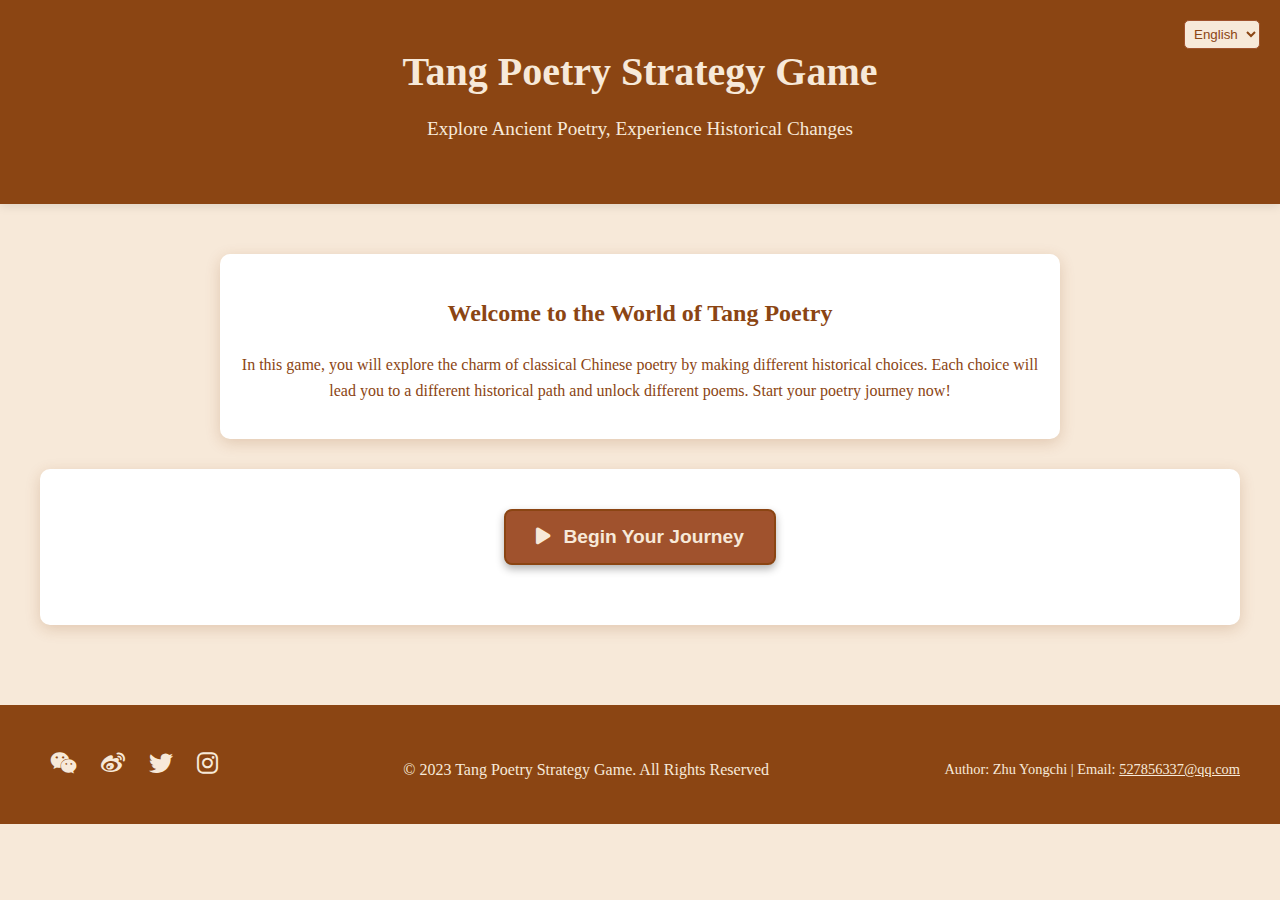
<file: index.html>
<!DOCTYPE html>
<html lang="zh">
<head>
    <meta charset="UTF-8">
    <meta name="viewport" content="width=device-width, initial-scale=1.0">
    <meta name="description" content="唐诗三百首策略游戏 - 通过有趣的游戏方式学习中国古典诗词">
    <meta name="keywords" content="唐诗三百首,唐诗游戏,诗词学习,古诗游戏,中国古典文学">
    <title>唐诗三百首历史策略游戏</title>
    <link rel="stylesheet" href="https://cdnjs.cloudflare.com/ajax/libs/font-awesome/6.4.0/css/all.min.css">
    <style>
        body {
            font-family: 'KaiTi', 'SimSun', serif;
            background-color: #F7E9D9;
            color: #8B4513;
            text-align: center;
            margin: 0;
            padding: 0;
            line-height: 1.6;
        }

        .container {
            max-width: 1200px;
            margin: 0 auto;
            padding: 20px;
        }

        header {
            background-color: #8B4513;
            color: #F7E9D9;
            padding: 20px 0;
            box-shadow: 0 2px 10px rgba(0, 0, 0, 0.1);
        }

        h1 {
            font-size: 2.5rem;
            margin: 0;
        }

        .subtitle {
            font-size: 1.2rem;
            margin-top: 10px;
            font-weight: normal;
        }

        .language-switcher {
            position: absolute;
            top: 20px;
            right: 20px;
        }

        .language-switcher select {
            padding: 5px;
            border-radius: 5px;
            border: 1px solid #A0522D;
            background-color: #F7E9D9;
            color: #8B4513;
        }

        .intro {
            margin: 30px auto;
            max-width: 800px;
            background-color: #FFF;
            padding: 20px;
            border-radius: 10px;
            box-shadow: 0 4px 15px rgba(139, 69, 19, 0.2);
        }

        .game-container {
            margin: 20px auto;
            background-color: #FFF;
            padding: 20px;
            border-radius: 10px;
            box-shadow: 0 4px 15px rgba(139, 69, 19, 0.2);
        }

        .question {
            margin: 20px;
            font-size: 1.1rem;
        }

        .option {
            margin: 10px;
            padding: 12px 24px;
            background-color: #8B4513;
            color: #F7E9D9;
            border: none;
            border-radius: 5px;
            cursor: pointer;
            font-size: 1rem;
            transition: all 0.3s;
            box-shadow: 0 2px 5px rgba(0, 0, 0, 0.2);
        }

        .option:hover {
            background-color: #A0522D;
            transform: translateY(-2px);
        }

        .svg-container {
            margin: 20px auto;
            max-width: 600px;
        }

        .read-button, .next-button, .restart-button {
            margin: 10px;
            padding: 12px 24px;
            background-color: #8B4513;
            color: #F7E9D9;
            border: none;
            border-radius: 5px;
            cursor: pointer;
            font-size: 1rem;
            transition: all 0.3s;
            box-shadow: 0 2px 5px rgba(0, 0, 0, 0.2);
        }

        .start-button {
            margin: 20px auto;
            padding: 15px 30px;
            background-color: #A0522D;
            color: #F7E9D9;
            border: 2px solid #8B4513;
            border-radius: 8px;
            cursor: pointer;
            font-size: 1.2rem;
            font-weight: bold;
            transition: all 0.3s;
            box-shadow: 0 4px 8px rgba(0, 0, 0, 0.3);
            display: inline-block;
        }

        .start-button:hover {
            background-color: #8B4513;
            transform: translateY(-3px);
            box-shadow: 0 6px 12px rgba(0, 0, 0, 0.4);
        }

        .start-button i {
            margin-right: 8px;
        }

        .read-button i, .next-button i, .restart-button i {
            margin-right: 5px;
        }

        .read-button:hover, .next-button:hover, .restart-button:hover {
            background-color: #A0522D;
            transform: translateY(-2px);
        }

        .poem-info {
            font-style: italic;
            margin: 10px 0;
            color: #A0522D;
        }

        footer {
            background-color: #8B4513;
            color: #F7E9D9;
            padding: 20px 0;
            margin-top: 40px;
        }

        .footer-content {
            display: flex;
            justify-content: space-between;
            align-items: center;
            flex-wrap: wrap;
        }

        .social-links a {
            color: #F7E9D9;
            margin: 0 10px;
            font-size: 1.5rem;
            transition: color 0.3s;
        }

        .social-links a:hover {
            color: #D2B48C;
        }

        .copyright {
            margin-top: 10px;
        }

        .author-info {
            margin-top: 10px;
            color: #F7E9D9;
            font-size: 0.9rem;
        }
        
        .author-info a {
            color: #F7E9D9;
            text-decoration: underline;
        }
        
        .author-info a:hover {
            color: #D2B48C;
        }

        @media (max-width: 768px) {
            .container {
                padding: 10px;
            }
            
            h1 {
                font-size: 2rem;
            }
            
            .option, .read-button, .next-button, .restart-button {
                padding: 10px 20px;
            }
            
            .footer-content {
                flex-direction: column;
                text-align: center;
            }
            
            .social-links {
                margin: 20px 0;
            }
        }
    </style>
</head>
<body>
    <header>
        <div class="language-switcher">
            <select id="languageSelect">
                <option value="zh">中文</option>
                <option value="en">English</option>
            </select>
        </div>
        <div class="container">
            <h1>唐诗三百首历史策略游戏</h1>
            <p class="subtitle">探索古代诗词，体验历史变迁</p>
        </div>
    </header>

    <main class="container">
        <div class="intro">
            <h2>欢迎来到唐诗世界</h2>
            <p>在这个游戏中，您将通过做出不同的历史选择，探索中国古典诗词的魅力。每一个选择都将引领您走向不同的历史道路，解锁不同的诗词。请开始您的诗词之旅吧！</p>
        </div>

        <div class="game-container">
            <button id="start-button" class="start-button" onclick="startGame()">
                <i class="fas fa-play"></i> 开始您的旅程
            </button>
            <div id="question-container" class="question" style="display: none;"></div>
            <div id="result-container" style="display: none;">
                <p id="result-text"></p>
                <div class="poem-info">
                    <span id="poem-title"></span> - <span id="poem-author"></span>
                </div>
                <button class="read-button" onclick="readPoem()">
                    <i class="fas fa-volume-up"></i> 朗读诗词
                </button>
                <button class="next-button" onclick="showNextQuestion()">
                    <i class="fas fa-arrow-right"></i> 下一题
                </button>
                <button class="restart-button" onclick="restartGame()">
                    <i class="fas fa-redo"></i> 重新开始
                </button>
            </div>
            <div class="svg-container" id="poem-container"></div>
        </div>
    </main>

    <footer>
        <div class="footer-content container">
            <div class="social-links">
                <a href="#" data-platform="wechat"><i class="fab fa-weixin"></i></a>
                <a href="#" data-platform="weibo"><i class="fab fa-weibo"></i></a>
                <a href="#" data-platform="twitter"><i class="fab fa-twitter"></i></a>
                <a href="#" data-platform="instagram"><i class="fab fa-instagram"></i></a>
            </div>
            <div class="copyright">
                © 2023 唐诗三百首策略游戏 | 保留所有权利
            </div>
            <div class="author-info">
                作者：朱永池 | 联系邮箱：<a href="mailto:5278566337@qq.com">5278566337@qq.com</a>
            </div>
        </div>
    </footer>

    <!-- 诗词数据文件 -->
    <script src="poems.js"></script>
    <script src="poems2.js"></script>
    <script src="poems3.js"></script>
    <script src="poems4.js"></script>
    <script src="poems5.js"></script>
    <script src="poems6.js"></script>
    <script src="poems7.js"></script>
    <script src="poems8.js"></script>
    <script src="poems9.js"></script>
    <script src="poems10.js"></script>

    <script>
        // 合并所有诗词数据
        const questions = [...poems, ...poems2, ...poems3, ...poems4, ...poems5, ...poems6, ...poems7, ...poems8, ...poems9, ...poems10];
        
        let currentQuestionIndex = 0;
        let selectedAnswers = [];

        // 用于翻译的对象
        const translations = {
            zh: {
                title: "唐诗三百首历史策略游戏",
                subtitle: "探索古代诗词，体验历史变迁",
                welcome: "欢迎来到唐诗世界",
                intro: "在这个游戏中，您将通过做出不同的历史选择，探索中国古典诗词的魅力。每一个选择都将引领您走向不同的历史道路，解锁不同的诗词。请开始您的诗词之旅吧！",
                startJourney: "开始您的旅程",
                readPoem: "朗读诗词",
                nextQuestion: "下一题",
                restart: "重新开始",
                copyright: "© 2023 唐诗三百首策略游戏 保留所有权利",
                author: "作者：朱永池",
                contact: "联系邮箱：",
                logo: "唐诗三百首",
                poemTitle: "篇章标题：",
                background: "历史背景：",
                characters: "关键人物：",
                gameEnd: "游戏结束，你已完成所有题目！"
            },
            en: {
                title: "Tang Poetry Strategy Game",
                subtitle: "Explore Ancient Poetry, Experience Historical Changes",
                welcome: "Welcome to the World of Tang Poetry",
                intro: "In this game, you will explore the charm of classical Chinese poetry by making different historical choices. Each choice will lead you to a different historical path and unlock different poems. Start your poetry journey now!",
                startJourney: "Begin Your Journey",
                readPoem: "Read Poem",
                nextQuestion: "Next Question",
                restart: "Restart",
                copyright: "© 2023 Tang Poetry Strategy Game. All Rights Reserved",
                author: "Author: Zhu Yongchi",
                contact: "Email: ",
                logo: "300 Tang Poems",
                poemTitle: "Title: ",
                background: "Background: ",
                characters: "Characters: ",
                gameEnd: "Game Over! You have completed all questions!"
            }
        };

        // 初始化显示第一个问题
        document.addEventListener('DOMContentLoaded', function() {
            initLanguageSwitcher();
            detectUserRegion();
            loadPlayerChoices();
            
            // 检查浏览器是否支持Web Speech API
            if (!window.speechSynthesis) {
                console.warn("This browser doesn't support the Web Speech API");
                document.querySelector('.read-button').style.opacity = "0.5";
                document.querySelector('.read-button').title = "Your browser doesn't support reading feature";
            }
        });
        
        // 开始游戏的函数
        function startGame() {
            // 隐藏开始按钮
            document.getElementById('start-button').style.display = 'none';
            // 显示问题容器
            document.getElementById('question-container').style.display = 'block';
            // 显示第一个问题
            showQuestion();
        }

        // 自动检测用户地区并设置语言
        function detectUserRegion() {
            // 首先尝试使用navigator.language获取浏览器语言
            const browserLang = navigator.language || navigator.userLanguage;
            
            // 尝试使用IP地理位置API检测地区
            fetch('https://ipapi.co/json/')
                .then(response => response.json())
                .then(data => {
                    const country = data.country_code;
                    // 如果是中国地区(CN)，设置为中文
                    if (country === 'CN') {
                        setLanguage('zh');
                    } else {
                        // 如果不是中国地区，设置为英文
                        setLanguage('en');
                    }
                })
                .catch(error => {
                    // 如果API调用失败，退回到使用浏览器语言判断
                    console.error('无法获取地区信息，使用浏览器语言作为备选:', error);
                    if (browserLang && browserLang.startsWith('zh')) {
                        setLanguage('zh');
                    } else {
                        setLanguage('en');
                    }
                });
        }

        // 设置语言并更新UI
        function setLanguage(lang) {
            // 更新语言选择器的值
            const languageSelect = document.getElementById('languageSelect');
            languageSelect.value = lang;
            
            // 更新页面上的文本
            updateLanguage(lang);
            
            // 保存语言选择到localStorage
            localStorage.setItem('preferredLanguage', lang);
        }

        function showQuestion() {
            const question = questions[currentQuestionIndex];
            const questionContainer = document.getElementById('question-container');
            const lang = document.getElementById('languageSelect').value;
            
            if (lang === 'zh') {
                questionContainer.innerHTML = `
                    <p><strong>${translations[lang].poemTitle}</strong>《${question.title}》</p>
                    <p><strong>${translations[lang].background}</strong>${question.background}</p>
                    <p><strong>${translations[lang].characters}</strong>${question.characters}</p>
                    <p><strong>${question.question}</strong></p>
                `;
            } else {
                // 英文模式下显示翻译后的问题和选项
                questionContainer.innerHTML = `
                    <p><strong>${translations[lang].poemTitle}</strong>${question.title}</p>
                    <p><strong>${translations[lang].background}</strong>${getEnglishText(question.background)}</p>
                    <p><strong>${translations[lang].characters}</strong>${getEnglishText(question.characters)}</p>
                    <p><strong>${getEnglishText(question.question)}</strong></p>
                `;
            }
            
            question.options.forEach(option => {
                const button = document.createElement('button');
                button.className = 'option';
                
                // 根据语言决定按钮文本
                if (lang === 'zh') {
                    button.textContent = option.label;
                } else {
                    // 英文模式下翻译选项
                    button.textContent = getEnglishOption(option.label);
                }
                
                button.onclick = () => chooseOption(option.value);
                questionContainer.appendChild(button);
            });
        }
        
        // 获取英文选项翻译
        function getEnglishOption(chineseOption) {
            // 提取选项字母和内容
            const optionParts = chineseOption.split('.');
            const optionLetter = optionParts[0].trim();
            const optionContent = optionParts[1].trim();
            
            // 返回翻译后的选项
            return `${optionLetter}. ${getEnglishText(optionContent)}`;
        }
        
        // 获取英文文本（模拟翻译）
        function getEnglishText(chineseText) {
            // 中英文对照表
            const translationMap = {
                // 背景描述翻译
                "贞观之治时期，大唐盛世": "During the Zhenguan Era, the golden age of Tang Dynasty",
                "唐朝边境战事频繁，将士戍边卫国": "Frequent border conflicts during Tang Dynasty, with soldiers guarding the frontiers",
                "唐朝社会稳定，文人喜爱寄情田园": "Stable Tang society where scholars enjoyed pastoral life",
                "唐朝文人的离别与相思": "Parting and longing among Tang Dynasty scholars",
                "唐朝文人的报国之志": "The patriotic aspirations of Tang Dynasty scholars",
                "李白在月下独自饮酒，感慨万千": "Li Bai drinking alone under the moon, filled with emotions",
                "孟郊科举及第后的喜悦心情": "Meng Jiao's joy after passing the imperial examination",
                "寒冬腊月，柳宗元独自垂钓于江上": "In cold winter, Liu Zongyuan fishing alone on the river",
                "王维观看到将军狩猎的壮观场面": "Wang Wei watching the magnificent scene of a general hunting",
                "李商隐与爱人离别时的不舍与思念": "Li Shangyin's reluctance and longing when parting with his lover",
                "白居易送别友人，借草表达离别之情": "Bai Juyi bidding farewell to a friend, using grass as a metaphor for parting",
                "孟浩然拜访老友，享受田园之乐": "Meng Haoran visiting an old friend, enjoying pastoral pleasure",
                
                // 人物翻译
                "李白、杜甫、玄宗皇帝": "Li Bai, Du Fu, Emperor Xuanzong",
                "王昌龄、王之涣": "Wang Changling, Wang Zhihuan",
                "王维、孟浩然": "Wang Wei, Meng Haoran",
                "李白、杨贵妃": "Li Bai, Yang Guifei",
                "岑参、高适": "Cen Shen, Gao Shi",
                "李白、明月": "Li Bai, bright moon",
                "孟郊": "Meng Jiao",
                "柳宗元": "Liu Zongyuan",
                "王维、将军": "Wang Wei, general",
                "李商隐、爱人": "Li Shangyin, lover",
                "白居易、友人": "Bai Juyi, friend",
                "孟浩然、老友": "Meng Haoran, old friend",
                "王翰、将士们": "Wang Han, soldiers",
                
                // 问题翻译
                "面对安史之乱，你作为诗人会：": "As a poet facing the An-Shi Rebellion, would you:",
                "若你是边塞诗人，更愿描写：": "As a frontier poet, would you prefer to describe:",
                "在田园生活中，你觉得最能体现闲适的是：": "What do you think best represents leisure in pastoral life:",
                "若你身处离别之苦，会如何排遣：": "If you were suffering from separation, how would you find relief:",
                "若你有报国之志，会选择：": "If you had patriotic aspirations, would you choose:",
                "若你如李白般月下独酌，会：": "If you were drinking alone under the moon like Li Bai, would you:",
                "若你科举中第，会：": "If you passed the imperial examination, would you:",
                "在这冰天雪地中，你会：": "In this snowy landscape, would you:",
                "若你是这位将军，会：": "If you were this general, would you:",
                "若你与爱人离别，会：": "If you were parting with your lover, would you:",
                "送别友人时，你会以何种方式表达不舍：": "When saying goodbye to a friend, how would you express your reluctance:",
                "在老友家，你最想做的是：": "At your old friend's home, what would you most like to do:",
                "在这紧张的边塞氛围中，你会：": "In this tense frontier atmosphere, would you:",
                
                // 选项翻译
                "留在长安继续创作": "Stay in Chang'an to continue writing",
                "远走他乡避祸": "Leave to avoid disaster",
                "塞外风光的壮美与孤寂": "The beauty and solitude of the frontier landscape",
                "战争胜利的喜悦与豪情": "The joy and passion of victory in war",
                "清晨耕种劳作": "Work in the fields in the morning",
                "傍晚溪边垂钓": "Fish by the stream in the evening",
                "借酒消愁": "Drown sorrows in wine",
                "写诗寄情": "Express feelings through poetry",
                "投身军旅": "Join the military",
                "以文报国": "Serve the country through literature",
                "沉醉于美酒之中": "Indulge in fine wine",
                "对着明月吟诗": "Recite poetry to the moon",
                "宴请亲朋好友": "Host a feast for friends and family",
                "游历大好河山": "Travel and enjoy the beautiful landscapes",
                "赶紧回家取暖": "Hurry home to warm up",
                "继续享受这宁静": "Continue to enjoy the tranquility",
                "继续狩猎更多猎物": "Continue hunting for more prey",
                "收兵回营": "Return to camp with the troops",
                "默默流泪，不舍离去": "Silently weep, reluctant to leave",
                "约定早日相见": "Promise to meet again soon",
                "折柳相送": "Send off with willow branches",
                "吟诗赠别": "Recite poems as farewell gifts",
                "与老友畅聊农事": "Chat with old friend about farming",
                "欣赏田园风光": "Appreciate the pastoral scenery",
                "与将士们一同畅饮": "Drink together with the soldiers",
                "坚守岗位，准备战斗": "Stay at your post, prepare for battle",
                
                // 结果翻译
                "留守长安将亲历历史变革，可能创作出更多反映时代的诗篇": 
                    "Staying in Chang'an will allow you to witness historical changes and create poems that reflect the times.",
                "避祸他乡可保全性命，但可能错过重要的创作素材": 
                    "Avoiding trouble by leaving may save your life, but you might miss important creative material.",
                "你能以独特视角展现边塞的神秘与苍凉，引发人们对边疆的遐想": 
                    "You can reveal the mystery and desolation of the frontier from a unique perspective, inspiring people's imagination about the borderlands.",
                "你的诗作可鼓舞士气，增强人们对国家的信心": 
                    "Your poems can boost morale and strengthen people's confidence in the country.",
                "体验劳作的充实，更能感悟田园生活的质朴": 
                    "Experience the fulfillment of labor and better appreciate the simplicity of pastoral life.",
                "享受静谧时光，让心灵在自然中得到放松": 
                    "Enjoy the quiet time and let your mind relax in nature.",
                "短暂的沉醉可忘却烦恼，但醒来后可能更添忧愁": 
                    "A brief indulgence can help forget troubles, but may add more sorrow after sobering up.",
                "将情感寄托于文字，或许能得到些许慰藉": 
                    "Entrusting emotions to writing may bring some comfort.",
                "在战场上挥洒热血，为国家立下战功": 
                    "Shed blood on the battlefield and achieve military merit for the country.",
                "用文字激励人心，为国家凝聚力量": 
                    "Inspire people with words and unite strength for the nation.",
                "忘却一切烦恼，沉浸在酒的世界里": 
                    "Forget all troubles and immerse yourself in the world of wine.",
                "用诗歌抒发内心的情感，与明月相伴": 
                    "Express inner feelings through poetry, with the bright moon as company.",
                "与亲朋好友分享喜悦，共度欢乐时光": 
                    "Share joy with family and friends, spending happy times together.",
                "欣赏祖国的壮丽山河，开阔眼界": 
                    "Appreciate the magnificent landscapes of the country and broaden your horizons.",
                "寒冷难耐，回家寻求温暖": 
                    "The cold is unbearable, go home to seek warmth.",
                "沉浸在这宁静的氛围中，感受大自然的宁静之美": 
                    "Immerse yourself in this peaceful atmosphere and feel the quiet beauty of nature.",
                "享受狩猎的乐趣，追求更多的收获": 
                    "Enjoy the pleasure of hunting and pursue more rewards.",
                "适可而止，回营休整": 
                    "Know when to stop and return to camp for rest.",
                "沉浸在离别的悲伤中，难以释怀": 
                    "Immersed in the sadness of parting, difficult to let go.",
                "给彼此一个期待，期待早日重逢": 
                    "Give each other something to look forward to, hoping for an early reunion.",
                "折柳寓意着挽留，希望友人留下": 
                    "The willow branches symbolize retention, hoping the friend will stay.",
                "用诗歌表达内心的不舍与祝福": 
                    "Express inner reluctance and blessings through poetry.",
                "了解农事，感受乡村的生活气息": 
                    "Learn about farming and experience the atmosphere of rural life.",
                "欣赏美丽的田园风光，放松心情": 
                    "Appreciate the beautiful pastoral scenery and relax your mood.",
                "与将士们同甘共苦，增强士气": 
                    "Share joy and sorrow with the soldiers, boosting morale.",
                "时刻准备应对敌人的进攻，保卫边疆": 
                    "Always be ready to respond to enemy attacks and defend the frontier.",
                
                // 默认回退处理
                "default": "Translation not available"
            };
            
            return translationMap[chineseText] || chineseText; // 如果没有翻译，返回原文
        }

        function chooseOption(option) {
            const question = questions[currentQuestionIndex];
            const resultText = document.getElementById('result-text');
            const resultContainer = document.getElementById('result-container');
            const questionContainer = document.getElementById('question-container');
            const poemTitle = document.getElementById('poem-title');
            const poemAuthor = document.getElementById('poem-author');
            const lang = document.getElementById('languageSelect').value;
            
            // 记录玩家的选择
            savePlayerChoice(question.title, option);

            // 根据语言显示结果
            if (lang === 'zh') {
                resultText.textContent = question.results[option];
            } else {
                // 英文模式下翻译结果
                resultText.textContent = getEnglishText(question.results[option]);
            }
            
            poemTitle.textContent = question.poem.title;
            poemAuthor.textContent = question.poem.author;

            resultContainer.style.display = 'block';
            questionContainer.style.display = 'none';

            // 展示诗词卡片
            const poem = question.poem;
            let poemSvg;
            
            if (lang === 'zh') {
                // 中文模式下只显示原诗
                poemSvg = `
<svg viewBox="0 0 800 600" xmlns="http://www.w3.org/2000/svg"> 
  <!-- 卡片背景 -->
  <rect width="800" height="600" fill="#F7E9D9"/>
  
  <!-- 古风纹样装饰 -->
  <path d="M20 20 H780 V580 H20 Z" fill="none" stroke="#8B4513" stroke-width="2"/>
  <path d="M40 40 H760 V560 H40 Z" fill="none" stroke="#8B4513" stroke-width="1"/>
  
  <!-- 标题区域 -->
  <text x="400" y="100" font-family="KaiTi, SimSun, serif" font-size="32" text-anchor="middle" fill="#8B4513">
    ${poem.title}
  </text>
  
  <!-- 作者署名 -->
  <text x="400" y="150" font-family="KaiTi, SimSun, serif" font-size="24" text-anchor="middle" fill="#8B4513">
    ${poem.author}
  </text>
  
  <!-- 诗词内容 -->
  <text x="400" y="250" font-family="KaiTi, SimSun, serif" font-size="28" text-anchor="middle" fill="#8B4513">
    ${poem.content[0]}
  </text>
  <text x="400" y="300" font-family="KaiTi, SimSun, serif" font-size="28" text-anchor="middle" fill="#8B4513">
    ${poem.content[1]}
  </text>
  <text x="400" y="350" font-family="KaiTi, SimSun, serif" font-size="28" text-anchor="middle" fill="#8B4513">
    ${poem.content[2]}
  </text>
  <text x="400" y="400" font-family="KaiTi, SimSun, serif" font-size="28" text-anchor="middle" fill="#8B4513">
    ${poem.content[3]}
  </text>
  
  <!-- 装饰元素 -->
  <path d="M100 500 Q150 450 200 500 T300 500" fill="none" stroke="#8B4513" stroke-width="1"/>
  <path d="M500 500 Q550 450 600 500 T700 500" fill="none" stroke="#8B4513" stroke-width="1"/>
</svg>
                `;
            } else {
                // 英文模式下增加英文翻译
                poemSvg = `
<svg viewBox="0 0 800 800" xmlns="http://www.w3.org/2000/svg"> 
  <!-- 卡片背景 -->
  <rect width="800" height="800" fill="#F7E9D9"/>
  
  <!-- 古风纹样装饰 -->
  <path d="M20 20 H780 V780 H20 Z" fill="none" stroke="#8B4513" stroke-width="2"/>
  <path d="M40 40 H760 V760 H40 Z" fill="none" stroke="#8B4513" stroke-width="1"/>
  
  <!-- 标题区域 -->
  <text x="400" y="80" font-family="KaiTi, SimSun, serif" font-size="32" text-anchor="middle" fill="#8B4513">
    ${poem.title}
  </text>
  
  <!-- 作者署名 -->
  <text x="400" y="120" font-family="KaiTi, SimSun, serif" font-size="24" text-anchor="middle" fill="#8B4513">
    ${poem.author}
  </text>
  
  <!-- 诗词内容 -->
  <text x="400" y="200" font-family="KaiTi, SimSun, serif" font-size="28" text-anchor="middle" fill="#8B4513">
    ${poem.content[0]}
  </text>
  <text x="400" y="250" font-family="KaiTi, SimSun, serif" font-size="28" text-anchor="middle" fill="#8B4513">
    ${poem.content[1]}
  </text>
  <text x="400" y="300" font-family="KaiTi, SimSun, serif" font-size="28" text-anchor="middle" fill="#8B4513">
    ${poem.content[2]}
  </text>
  <text x="400" y="350" font-family="KaiTi, SimSun, serif" font-size="28" text-anchor="middle" fill="#8B4513">
    ${poem.content[3]}
  </text>
  
  <!-- 英文翻译 -->
  <text x="400" y="430" font-family="Times New Roman, serif" font-size="18" text-anchor="middle" fill="#8B4513" font-style="italic">
    Translation:
  </text>
  <text x="400" y="470" font-family="Times New Roman, serif" font-size="16" text-anchor="middle" fill="#8B4513">
    ${getPoemTranslation(poem.title, 0)}
  </text>
  <text x="400" y="500" font-family="Times New Roman, serif" font-size="16" text-anchor="middle" fill="#8B4513">
    ${getPoemTranslation(poem.title, 1)}
  </text>
  <text x="400" y="530" font-family="Times New Roman, serif" font-size="16" text-anchor="middle" fill="#8B4513">
    ${getPoemTranslation(poem.title, 2)}
  </text>
  <text x="400" y="560" font-family="Times New Roman, serif" font-size="16" text-anchor="middle" fill="#8B4513">
    ${getPoemTranslation(poem.title, 3)}
  </text>
  
  <!-- 装饰元素 -->
  <path d="M100 680 Q150 630 200 680 T300 680" fill="none" stroke="#8B4513" stroke-width="1"/>
  <path d="M500 680 Q550 630 600 680 T700 680" fill="none" stroke="#8B4513" stroke-width="1"/>
</svg>
                `;
            }
            document.getElementById('poem-container').innerHTML = poemSvg;
        }

        // 获取诗歌的英文翻译
        function getPoemTranslation(poemTitle, lineIndex) {
            // 为每首诗提供默认翻译
            const translationMap = {
                "送杜少府之任蜀州": [
                    "City walls guard the three Qin regions",
                    "Through mist I gaze toward the five rivers",
                    "We share the same feelings of parting",
                    "Both of us travelers in official service"
                ],
                "出塞二首·其一": [
                    "The moon that shone on Qin now shines on Han pass",
                    "Those who marched thousands of miles have not returned",
                    "If only the Flying General were still here",
                    "Barbarian horses would never cross Yin Mountain"
                ],
                "山居秋暝": [
                    "Empty mountains after fresh rain",
                    "As evening brings autumn air",
                    "Bright moon shines through pine trees",
                    "Clear springs flow over stones"
                ],
                "相思": [
                    "Red beans grow in southern lands",
                    "In spring how many branches sprout",
                    "I wish you would gather more",
                    "This plant best represents longing"
                ],
                "白雪歌送武判官归京": [
                    "North wind sweeps the land, white grass bends",
                    "In Hu territory, snow flies in August",
                    "As if spring wind arrived overnight",
                    "Thousand trees bloom like pear blossoms"
                ],
                "月下独酌四首·其一": [
                    "Among flowers with a jug of wine",
                    "I drink alone with no companion",
                    "Raising my cup to invite the moon",
                    "With my shadow, we become three"
                ],
                "登科后": [
                    "In the past my humble state was nothing to boast of",
                    "Today my untamed thoughts know no bounds",
                    "Spring breeze carries me on swift horse hooves",
                    "In one day I see all the flowers of Chang'an"
                ],
                "江雪": [
                    "On a thousand hills, birds have vanished",
                    "On ten thousand paths, human traces are gone",
                    "In a lonely boat, an old man in straw cape and hat",
                    "Fishes alone in the cold river snow"
                ],
                "观猎": [
                    "Strong winds make the bow strings sing",
                    "The general hunts by Wei city",
                    "In dry grass, the hawk's eye is keen",
                    "On thinning snow, the horse's hooves are light"
                ],
                "无题·相见时难别亦难": [
                    "Meeting is hard, parting is also hard",
                    "The east wind lacks strength as flowers wither",
                    "Spring silkworms weave until death",
                    "Wax candles become ash only when tears dry"
                ],
                "赋得古原草送别": [
                    "Spreading across the ancient plain, grass",
                    "Each year withers and flourishes anew",
                    "Prairie fires cannot burn it all",
                    "Spring winds make it grow again"
                ],
                "过故人庄": [
                    "My old friend prepares chicken and millet",
                    "Invites me to his country home",
                    "Green trees join around the village",
                    "Blue mountains rise beyond the town"
                ],
                // 为更多诗歌添加翻译...
                // 默认翻译，用于没有专门定义的诗
                "default": [
                    "This ancient poem describes natural beauty",
                    "And expresses the poet's deep emotions",
                    "Reflecting on life's profound meanings",
                    "Through elegant classical Chinese verse"
                ]
            };
            
            // 返回对应诗歌的翻译，如果没有则返回默认翻译
            return translationMap[poemTitle] ? translationMap[poemTitle][lineIndex] : translationMap["default"][lineIndex];
        }

        // 朗读诗词函数
        function readPoem() {
            // 检查浏览器是否支持Web Speech API
            if (!window.speechSynthesis) {
                const lang = document.getElementById('languageSelect').value;
                if (lang === 'zh') {
                    alert("您的浏览器不支持朗读功能，请尝试使用Chrome、Edge或Safari浏览器。");
                } else {
                    alert("Your browser doesn't support the reading feature. Please try using Chrome, Edge, or Safari.");
                }
                return;
            }
            
            const question = questions[currentQuestionIndex];
            const poem = question.poem;
            const poemText = poem.content.join('，');

            const synth = window.speechSynthesis;
            const utterThis = new SpeechSynthesisUtterance(poemText);
            utterThis.lang = 'zh-CN';

            synth.speak(utterThis);
        }

        // 游戏进度保存
        let playerChoices = [];
        
        function savePlayerChoice(questionTitle, choice) {
            playerChoices.push({
                question: questionTitle,
                choice: choice,
                timestamp: new Date().toISOString()
            });
            
            // 保存到localStorage
            localStorage.setItem('playerChoices', JSON.stringify(playerChoices));
        }
        
        function loadPlayerChoices() {
            const savedChoices = localStorage.getItem('playerChoices');
            if (savedChoices) {
                playerChoices = JSON.parse(savedChoices);
            }
        }
        
        // 显示游戏总结
        function showGameSummary(isEndGame = false) {
            const lang = document.getElementById('languageSelect').value;
            let summaryText = '';
            
            if (lang === 'zh') {
                summaryText = `您的游戏${isEndGame ? '结束' : ''}总结：\n\n`;
                if (playerChoices.length === 0) {
                    summaryText += '您还没有做出任何选择。';
                } else {
                    summaryText += `您共做出了${playerChoices.length}个选择：\n\n`;
                    playerChoices.forEach((choice, index) => {
                        summaryText += `${index+1}. 在"${choice.question}"中，您选择了选项 ${choice.choice}\n`;
                    });
                    summaryText += '\n感谢您体验唐诗三百首策略游戏！';
                }
            } else {
                summaryText = `Your Game ${isEndGame ? 'Final ' : ''}Summary:\n\n`;
                if (playerChoices.length === 0) {
                    summaryText += 'You haven\'t made any choices yet.';
                } else {
                    summaryText += `You've made a total of ${playerChoices.length} choices:\n\n`;
                    playerChoices.forEach((choice, index) => {
                        summaryText += `${index+1}. In "${choice.question}", you chose option ${choice.choice}\n`;
                    });
                    summaryText += '\nThank you for experiencing the Tang Poetry Strategy Game!';
                }
            }
            
            alert(summaryText);
        }

        function showNextQuestion() {
            currentQuestionIndex++;
            if (currentQuestionIndex < questions.length) {
                const resultContainer = document.getElementById('result-container');
                const questionContainer = document.getElementById('question-container');
                resultContainer.style.display = 'none';
                questionContainer.style.display = 'block';
                showQuestion();
            } else {
                const lang = document.getElementById('languageSelect').value;
                alert(translations[lang].gameEnd);
                // 显示游戏总结（游戏结束状态）
                showGameSummary(true);
                restartGame(false); // 不再显示总结
            }
        }

        function restartGame(showSummary = true) {
            currentQuestionIndex = 0;
            
            // 只有在明确要求时才显示游戏总结
            if (showSummary) {
                showGameSummary();
            }
            
            // 重置玩家选择记录
            playerChoices = [];
            localStorage.setItem('playerChoices', JSON.stringify(playerChoices));
            
            // 显示开始按钮，隐藏其他容器
            document.getElementById('start-button').style.display = 'inline-block';
            document.getElementById('question-container').style.display = 'none';
            document.getElementById('result-container').style.display = 'none';
            document.getElementById('poem-container').innerHTML = '';
        }

        function initLanguageSwitcher() {
            const languageSelect = document.getElementById('languageSelect');
            
            // 检查localStorage中是否有保存的语言选择
            const savedLanguage = localStorage.getItem('preferredLanguage');
            if (savedLanguage) {
                languageSelect.value = savedLanguage;
                updateLanguage(savedLanguage);
            }
            
            languageSelect.addEventListener('change', function() {
                const lang = this.value;
                updateLanguage(lang);
                // 保存用户的语言选择
                localStorage.setItem('preferredLanguage', lang);
            });
        }

        function updateLanguage(lang) {
            document.title = translations[lang].title;
            document.querySelector('h1').textContent = translations[lang].title;
            document.querySelector('.subtitle').textContent = translations[lang].subtitle;
            document.querySelector('.intro h2').textContent = translations[lang].welcome;
            document.querySelector('.intro p').textContent = translations[lang].intro;
            
            // 更新开始按钮文本
            const startButton = document.getElementById('start-button');
            if (startButton) {
                startButton.innerHTML = `<i class="fas fa-play"></i> ${translations[lang].startJourney}`;
            }
            
            document.querySelector('.read-button').innerHTML = `<i class="fas fa-volume-up"></i> ${translations[lang].readPoem}`;
            document.querySelector('.next-button').innerHTML = `<i class="fas fa-arrow-right"></i> ${translations[lang].nextQuestion}`;
            document.querySelector('.restart-button').innerHTML = `<i class="fas fa-redo"></i> ${translations[lang].restart}`;
            
            document.querySelector('.copyright').textContent = translations[lang].copyright;
            
            // 更新作者信息区域的文本
            const authorInfoElement = document.querySelector('.author-info');
            if (lang === 'zh') {
                authorInfoElement.innerHTML = `${translations[lang].author} | ${translations[lang].contact}<a href="mailto:527856337@qq.com">527856337@qq.com</a>`;
            } else {
                authorInfoElement.innerHTML = `${translations[lang].author} | ${translations[lang].contact}<a href="mailto:527856337@qq.com">527856337@qq.com</a>`;
            }
            
            // 更新logo文本
            const logoElement = document.querySelector('.logo');
            if (lang === 'zh') {
                logoElement.innerHTML = `<i class="fas fa-book-open"></i> ${translations[lang].logo}`;
            } else {
                logoElement.innerHTML = `<i class="fas fa-book-open"></i> ${translations[lang].logo}`;
            }
            
            // 刷新当前问题
            if (document.getElementById('question-container').style.display !== 'none') {
                showQuestion();
            } else {
                // 如果当前是在显示结果页面，需要更新一些文本元素
                const resultContainer = document.getElementById('result-container');
                if (resultContainer.style.display === 'block') {
                    // 更新标题标签
                    const poemInfoElement = document.querySelector('.poem-info');
                    if (lang === 'zh') {
                        // 无需修改，因为默认就是中文
                    } else {
                        // 在英文模式下，需要添加一些英文提示
                        const poemTitleLabel = document.querySelector('.poem-info');
                        poemTitleLabel.style.fontStyle = 'italic';
                    }
                }
            }
        }

        // 页面关闭前显示游戏总结
        window.addEventListener('beforeunload', function(e) {
            // 显示提示信息
            if (playerChoices.length > 0) {
                const message = '您即将离开游戏，要查看游戏总结吗？';
                e.returnValue = message;
                return message;
            }
        });

        // 社交媒体分享功能
        function shareToSocial(platform) {
            const url = encodeURIComponent(window.location.href);
            const title = encodeURIComponent('唐诗三百首历史策略游戏 - 我的诗词性格测试');
            const summaryText = playerChoices.length > 0 ? generateSummary() : '来测测你的诗词性格倾向吧！';
            const summary = encodeURIComponent(summaryText);
            
            let shareUrl = '';
            
            switch(platform) {
                case 'wechat':
                    // 微信需要通过特殊处理，这里弹出二维码或提示
                    alert('请截屏后，打开微信扫一扫分享。或复制链接分享到微信。');
                    break;
                case 'weibo':
                    shareUrl = `https://service.weibo.com/share/share.php?url=${url}&title=${title}&pic=&searchPic=false`;
                    window.open(shareUrl, '_blank', 'width=700,height=500');
                    break;
                case 'twitter':
                    shareUrl = `https://twitter.com/intent/tweet?text=${title}&url=${url}`;
                    window.open(shareUrl, '_blank', 'width=700,height=500');
                    break;
                case 'instagram':
                    // Instagram不支持直接分享链接，提示用户截图分享
                    alert('请截屏您的结果，然后在Instagram上分享图片。');
                    break;
            }
        }

        // 生成分享摘要
        function generateSummary() {
            let summary = "我的诗词性格测试结果：";
            const lastResult = document.querySelector('.result').textContent;
            if (lastResult) {
                summary += lastResult;
            } else {
                summary += "测试显示我是一个充满诗意的人！";
            }
            return summary;
        }

        // 显示分享对话框
        function showShareDialog() {
            // 如果已有对话框则移除
            const existingDialog = document.getElementById('shareDialog');
            if (existingDialog) {
                existingDialog.remove();
            }
            
            const dialog = document.createElement('div');
            dialog.id = 'shareDialog';
            dialog.style.position = 'fixed';
            dialog.style.top = '50%';
            dialog.style.left = '50%';
            dialog.style.transform = 'translate(-50%, -50%)';
            dialog.style.backgroundColor = '#fff';
            dialog.style.padding = '20px';
            dialog.style.borderRadius = '10px';
            dialog.style.boxShadow = '0 4px 15px rgba(0, 0, 0, 0.2)';
            dialog.style.zIndex = '1000';
            dialog.style.maxWidth = '90%';
            dialog.style.width = '400px';
            
            dialog.innerHTML = `
                <h3 style="color: #8B4513; margin-top: 0;">分享测试结果</h3>
                <p>${generateSummary()}</p>
                <div style="display: flex; justify-content: space-around; margin: 20px 0;">
                    <button onclick="shareToSocial('wechat')" style="background-color: #7BB32E; border: none; color: white; padding: 10px; border-radius: 5px; cursor: pointer;"><i class="fab fa-weixin"></i> 微信</button>
                    <button onclick="shareToSocial('weibo')" style="background-color: #E6162D; border: none; color: white; padding: 10px; border-radius: 5px; cursor: pointer;"><i class="fab fa-weibo"></i> 微博</button>
                    <button onclick="shareToSocial('twitter')" style="background-color: #1DA1F2; border: none; color: white; padding: 10px; border-radius: 5px; cursor: pointer;"><i class="fab fa-twitter"></i> Twitter</button>
                    <button onclick="shareToSocial('instagram')" style="background-color: #C13584; border: none; color: white; padding: 10px; border-radius: 5px; cursor: pointer;"><i class="fab fa-instagram"></i> Instagram</button>
                </div>
                <button onclick="document.getElementById('shareDialog').remove()" style="background-color: #8B4513; border: none; color: white; padding: 10px; border-radius: 5px; cursor: pointer; width: 100%;">关闭</button>
            `;
            
            document.body.appendChild(dialog);
            
            // 添加半透明遮罩
            const overlay = document.createElement('div');
            overlay.id = 'dialogOverlay';
            overlay.style.position = 'fixed';
            overlay.style.top = '0';
            overlay.style.left = '0';
            overlay.style.width = '100%';
            overlay.style.height = '100%';
            overlay.style.backgroundColor = 'rgba(0, 0, 0, 0.5)';
            overlay.style.zIndex = '999';
            overlay.onclick = function() {
                document.getElementById('shareDialog').remove();
                this.remove();
            };
            
            document.body.insertBefore(overlay, dialog);
        }

        // 为社交媒体图标添加点击事件
        document.addEventListener('DOMContentLoaded', function() {
            // 在footer中找到社交媒体图标并添加事件
            const socialIcons = document.querySelectorAll('.social-links a');
            socialIcons.forEach(icon => {
                icon.addEventListener('click', function(e) {
                    e.preventDefault();
                    const platform = this.getAttribute('data-platform');
                    if (platform) {
                        shareToSocial(platform);
                    } else {
                        showShareDialog();
                    }
                });
            });
            
            // 添加游戏结束时显示分享对话框
            if (typeof showGameSummary === 'function') {
                const originalShowGameSummary = showGameSummary;
                window.showGameSummary = function() {
                    originalShowGameSummary();
                    // 在总结显示后添加分享按钮
                    const summaryContainer = document.querySelector('.summary-container');
                    if (summaryContainer) {
                        const shareButton = document.createElement('button');
                        shareButton.innerText = '分享结果';
                        shareButton.className = 'restart-button';
                        shareButton.style.marginTop = '20px';
                        shareButton.onclick = showShareDialog;
                        summaryContainer.appendChild(shareButton);
                    }
                };
            }
            
            // 监听重启游戏按钮点击事件
            document.addEventListener('click', function(e) {
                if (e.target.classList.contains('restart-button')) {
                    // 在重启游戏前弹出分享对话框
                    const shouldRestart = confirm('是否要分享您的测试结果？点击"确定"进行分享，点击"取消"直接重新开始游戏。');
                    if (shouldRestart) {
                        showShareDialog();
                        e.preventDefault(); // 阻止立即重启
                        return false;
                    }
                }
            }, true);
        });
    </script>
</body>
</html>
</file>
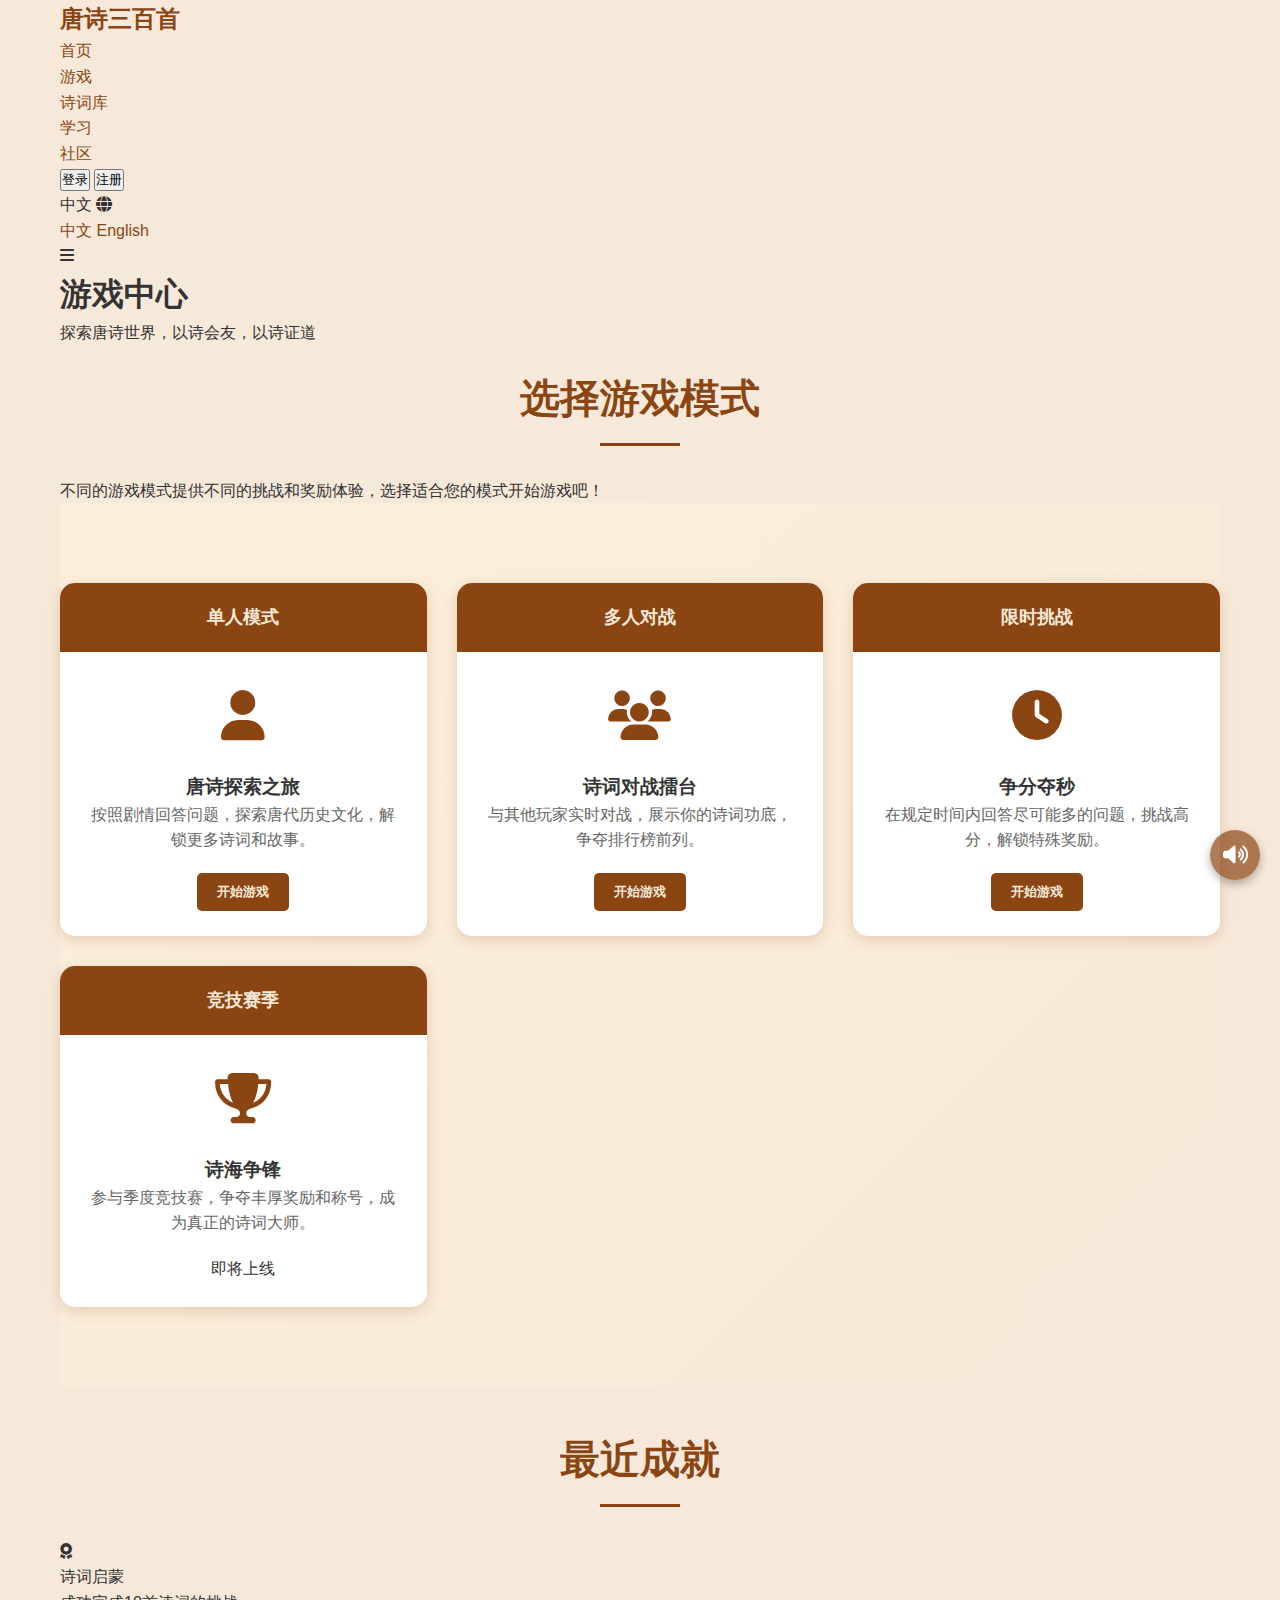
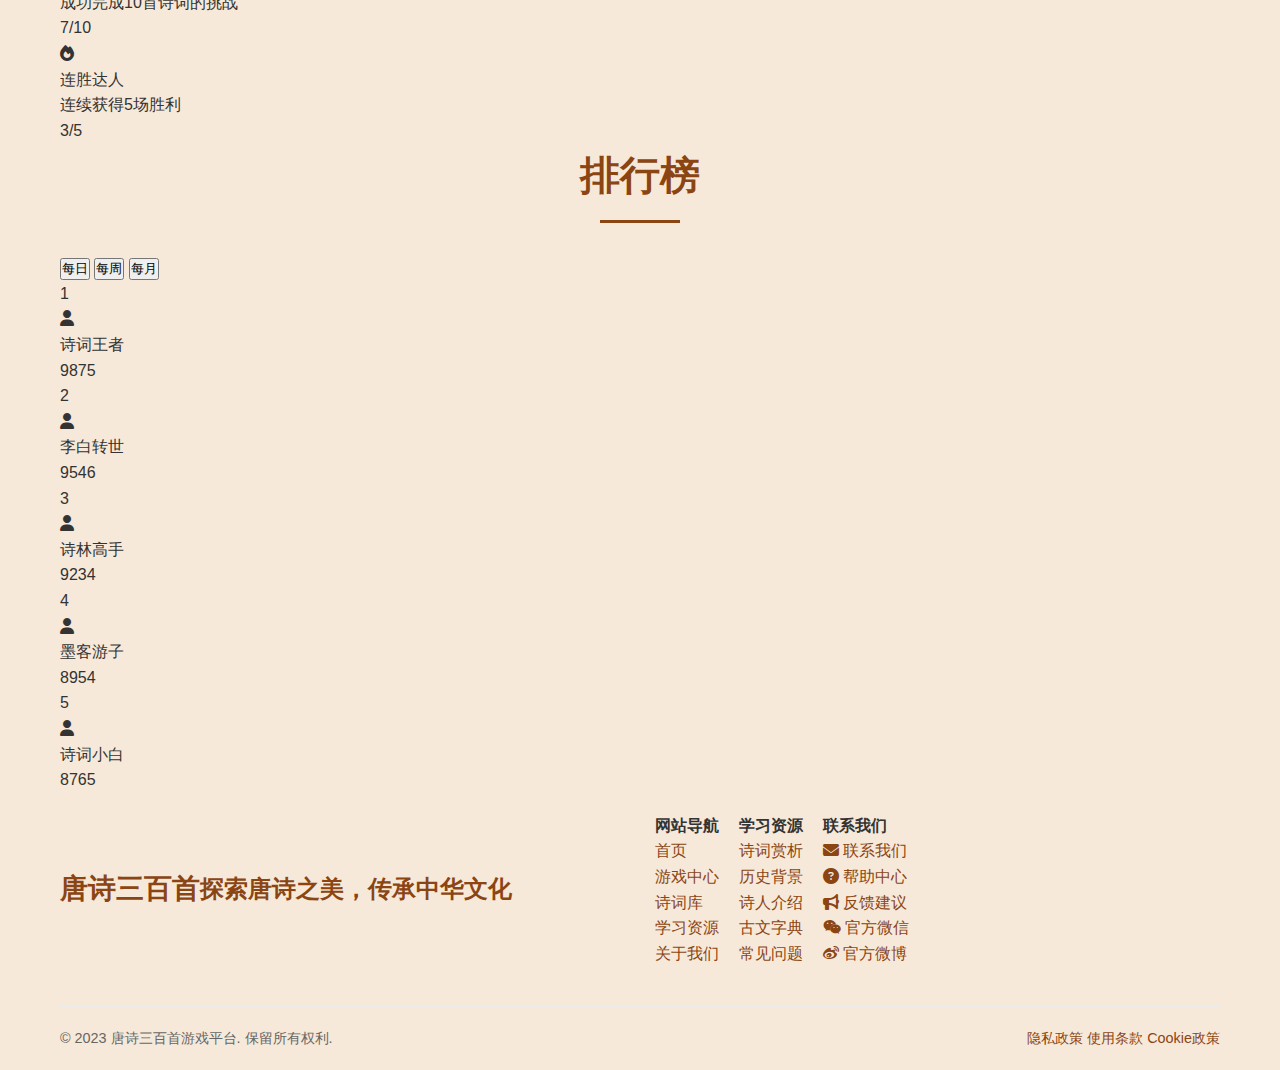
<file: game.html>
<!DOCTYPE html>
<html lang="zh">
<head>
    <meta charset="UTF-8">
    <meta name="viewport" content="width=device-width, initial-scale=1.0">
    <title>唐诗三百首 - 游戏中心</title>
    <link rel="stylesheet" href="https://cdnjs.cloudflare.com/ajax/libs/font-awesome/6.4.0/css/all.min.css">
    <link rel="stylesheet" href="css/style.css">
    <link rel="stylesheet" href="https://cdn.jsdelivr.net/npm/aos@2.3.4/dist/aos.css" />
    <script src="https://cdn.jsdelivr.net/npm/aos@2.3.4/dist/aos.js"></script>
    <style>
        /* 游戏页面特定样式 */
        .game-container {
            max-width: 1200px;
            margin: 0 auto;
            padding: 20px;
        }
        
        .game-modes {
            display: grid;
            grid-template-columns: repeat(auto-fill, minmax(300px, 1fr));
            gap: 30px;
            margin-bottom: 40px;
        }
        
        .game-mode-card {
            background: #fff;
            border-radius: 15px;
            box-shadow: 0 4px 15px rgba(139, 69, 19, 0.2);
            overflow: hidden;
            transition: transform 0.3s, box-shadow 0.3s;
        }
        
        .game-mode-card:hover {
            transform: translateY(-10px);
            box-shadow: 0 12px 30px rgba(139, 69, 19, 0.3);
        }
        
        .game-mode-header {
            background: #8B4513;
            color: #F7E9D9;
            padding: 20px;
            font-size: 18px;
            font-weight: bold;
            text-align: center;
        }
        
        .game-mode-body {
            padding: 25px;
            text-align: center;
        }
        
        .game-mode-icon {
            font-size: 50px;
            margin-bottom: 15px;
            color: #8B4513;
        }
        
        .game-mode-description {
            color: #666;
            margin-bottom: 20px;
            line-height: 1.6;
        }
        
        .battle-arena {
            background: url('https://img.freepik.com/free-vector/chinese-watercolor-background_52683-63363.jpg?w=826&t=st=1680123456~exp=1680124056~hmac=987654321abcdef') center/cover no-repeat;
            border-radius: 15px;
            padding: 30px;
            box-shadow: 0 4px 15px rgba(139, 69, 19, 0.2);
            margin-bottom: 40px;
            display: none;
        }
        
        .arena-header {
            display: flex;
            justify-content: space-between;
            align-items: center;
            margin-bottom: 30px;
        }
        
        .player-info {
            display: flex;
            align-items: center;
            background: rgba(255, 255, 255, 0.8);
            padding: 10px 20px;
            border-radius: 30px;
        }
        
        .player-avatar {
            width: 50px;
            height: 50px;
            border-radius: 50%;
            background: #F7E9D9;
            margin-right: 15px;
            display: flex;
            align-items: center;
            justify-content: center;
            font-size: 24px;
            color: #8B4513;
            box-shadow: 0 4px 10px rgba(139, 69, 19, 0.3);
        }
        
        .player-details {
            flex-grow: 1;
        }
        
        .player-name {
            font-weight: bold;
            color: #8B4513;
            margin-bottom: 5px;
        }
        
        .health-bar {
            width: 150px;
            height: 15px;
            background: #ddd;
            border-radius: 7px;
            overflow: hidden;
        }
        
        .health-fill {
            height: 100%;
            width: 70%;
            background: linear-gradient(to right, #2ecc71, #27ae60);
        }
        
        .opponent .health-fill {
            background: linear-gradient(to right, #e74c3c, #c0392b);
        }
        
        .timer {
            background: rgba(255, 255, 255, 0.8);
            padding: 10px 30px;
            border-radius: 30px;
            font-size: 24px;
            font-weight: bold;
            color: #8B4513;
            box-shadow: 0 4px 10px rgba(139, 69, 19, 0.3);
        }
        
        .battle-content {
            text-align: center;
            background: rgba(255, 255, 255, 0.9);
            padding: 30px;
            border-radius: 15px;
            margin-bottom: 30px;
        }
        
        .battle-content h3 {
            color: #8B4513;
            margin-bottom: 20px;
        }
        
        .poem-challenge {
            margin-bottom: 30px;
        }
        
        .poem-lines {
            font-size: 20px;
            line-height: 1.8;
            margin-bottom: 20px;
            color: #333;
        }
        
        .answers {
            display: grid;
            grid-template-columns: 1fr 1fr;
            gap: 15px;
            max-width: 700px;
            margin: 0 auto;
        }
        
        .answer-option {
            padding: 15px;
            background: white;
            border: 2px solid #8B4513;
            border-radius: 10px;
            cursor: pointer;
            transition: all 0.3s;
            font-size: 18px;
        }
        
        .answer-option:hover {
            background: #F5E6C8;
            transform: translateY(-5px);
            box-shadow: 0 5px 15px rgba(139, 69, 19, 0.2);
        }
        
        .fill-blank-challenge {
            margin-bottom: 30px;
        }
        
        .fill-blank-lines {
            font-size: 20px;
            line-height: 1.8;
            margin-bottom: 20px;
            color: #333;
        }
        
        .blank {
            display: inline-block;
            width: 80px;
            border-bottom: 2px solid #8B4513;
            margin: 0 5px;
            text-align: center;
        }
        
        .character-options {
            display: flex;
            flex-wrap: wrap;
            justify-content: center;
            gap: 10px;
            max-width: 700px;
            margin: 0 auto;
        }
        
        .character {
            width: 40px;
            height: 40px;
            display: flex;
            align-items: center;
            justify-content: center;
            background: white;
            border: 2px solid #8B4513;
            border-radius: 8px;
            cursor: pointer;
            transition: all 0.3s;
            font-size: 18px;
        }
        
        .character:hover {
            background: #F5E6C8;
            transform: translateY(-5px);
            box-shadow: 0 5px 10px rgba(139, 69, 19, 0.2);
        }
        
        .system-announcement {
            background: rgba(255, 255, 255, 0.8);
            border-radius: 15px;
            padding: 20px;
            text-align: center;
            margin-bottom: 30px;
            box-shadow: 0 4px 15px rgba(139, 69, 19, 0.2);
            display: none;
        }
        
        .announcement-title {
            font-weight: bold;
            color: #8B4513;
            margin-bottom: 10px;
            font-size: 18px;
        }
        
        .announcement-content {
            color: #666;
        }
        
        .game-result {
            background: rgba(255, 255, 255, 0.95);
            border-radius: 15px;
            padding: 30px;
            text-align: center;
            box-shadow: 0 4px 20px rgba(139, 69, 19, 0.3);
            display: none;
        }
        
        .result-icon {
            font-size: 60px;
            margin-bottom: 20px;
            color: #f39c12;
        }
        
        .result-title {
            font-size: 24px;
            font-weight: bold;
            color: #8B4513;
            margin-bottom: 15px;
        }
        
        .result-description {
            color: #666;
            margin-bottom: 25px;
        }
        
        .result-rewards {
            display: flex;
            justify-content: center;
            gap: 40px;
            margin-bottom: 30px;
        }
        
        .reward {
            text-align: center;
        }
        
        .reward-value {
            font-weight: bold;
            color: #8B4513;
            font-size: 20px;
        }
        
        .reward-label {
            color: #888;
            font-size: 14px;
        }
        
        .back-button {
            position: absolute;
            top: 20px;
            left: 20px;
            background: rgba(255, 255, 255, 0.8);
            width: 50px;
            height: 50px;
            border-radius: 50%;
            display: flex;
            align-items: center;
            justify-content: center;
            color: #8B4513;
            font-size: 24px;
            box-shadow: 0 4px 10px rgba(139, 69, 19, 0.3);
            cursor: pointer;
            transition: all 0.3s;
        }
        
        .back-button:hover {
            background: #8B4513;
            color: white;
        }
    </style>
</head>
<body>
    <header class="site-header">
        <div class="container">
            <nav class="main-nav">
                <div class="logo">
                    <a href="index.html">唐诗三百首</a>
                </div>
                <ul class="nav-links">
                    <li><a href="index.html">首页</a></li>
                    <li><a href="#" class="active">游戏</a></li>
                    <li><a href="#">诗词库</a></li>
                    <li><a href="#">学习</a></li>
                    <li><a href="#">社区</a></li>
                </ul>
                <div class="auth-buttons">
                    <button class="btn-login" data-toggle="modal" data-target="loginModal">登录</button>
                    <button class="btn-register" data-toggle="modal" data-target="registerModal">注册</button>
                </div>
                <div class="language-switch">
                    <span class="current-lang">中文</span>
                    <i class="fas fa-globe"></i>
                    <div class="language-dropdown">
                        <a href="#" class="active">中文</a>
                        <a href="#">English</a>
                    </div>
                </div>
                <div class="mobile-menu-toggle">
                    <i class="fas fa-bars"></i>
                </div>
            </nav>
        </div>
    </header>

    <div class="page-banner">
        <div class="container">
            <h1>游戏中心</h1>
            <p>探索唐诗世界，以诗会友，以诗证道</p>
        </div>
    </div>

    <main class="main-content">
        <div class="game-container">
            <section class="game-mode-selection">
                <h2 class="section-title">选择游戏模式</h2>
                <p class="section-description">不同的游戏模式提供不同的挑战和奖励体验，选择适合您的模式开始游戏吧！</p>
                
                <div class="game-modes">
                    <div class="game-mode-card" id="singleMode">
                        <div class="game-mode-header">
                            单人模式
                        </div>
                        <div class="game-mode-body">
                            <div class="game-mode-icon">
                                <i class="fas fa-user"></i>
                            </div>
                            <h3>唐诗探索之旅</h3>
                            <p class="game-mode-description">按照剧情回答问题，探索唐代历史文化，解锁更多诗词和故事。</p>
                            <button class="btn btn-primary start-game" data-mode="single">
                                开始游戏
                            </button>
                        </div>
                    </div>
                    
                    <div class="game-mode-card" id="multiMode">
                        <div class="game-mode-header">
                            多人对战
                        </div>
                        <div class="game-mode-body">
                            <div class="game-mode-icon">
                                <i class="fas fa-users"></i>
                            </div>
                            <h3>诗词对战擂台</h3>
                            <p class="game-mode-description">与其他玩家实时对战，展示你的诗词功底，争夺排行榜前列。</p>
                            <button class="btn btn-primary start-game" data-mode="multi">
                                开始游戏
                            </button>
                        </div>
                    </div>
                    
                    <div class="game-mode-card" id="timeMode">
                        <div class="game-mode-header">
                            限时挑战
                        </div>
                        <div class="game-mode-body">
                            <div class="game-mode-icon">
                                <i class="fas fa-clock"></i>
                            </div>
                            <h3>争分夺秒</h3>
                            <p class="game-mode-description">在规定时间内回答尽可能多的问题，挑战高分，解锁特殊奖励。</p>
                            <button class="btn btn-primary start-game" data-mode="time">
                                开始游戏
                            </button>
                        </div>
                    </div>
                    
                    <div class="game-mode-card disabled" id="seasonMode">
                        <div class="game-mode-header">
                            竞技赛季
                        </div>
                        <div class="game-mode-body">
                            <div class="game-mode-icon">
                                <i class="fas fa-trophy"></i>
                            </div>
                            <h3>诗海争锋</h3>
                            <p class="game-mode-description">参与季度竞技赛，争夺丰厚奖励和称号，成为真正的诗词大师。</p>
                            <div class="coming-soon-badge">即将上线</div>
                        </div>
                    </div>
                </div>
            </section>
            
            <section class="battle-arena" id="battleArena">
                <div class="back-button" id="backToModes">
                    <i class="fas fa-arrow-left"></i>
                </div>
                
                <div class="system-announcement" id="systemAnnouncement">
                    <div class="announcement-title">系统公告</div>
                    <div class="announcement-content" id="announcementText">游戏即将开始，准备迎接挑战吧！</div>
                </div>
                
                <div class="arena-header">
                    <div class="player-info">
                        <div class="player-avatar">
                            <i class="fas fa-user"></i>
                        </div>
                        <div class="player-details">
                            <div class="player-name" id="playerName">诗词大师</div>
                            <div class="health-bar">
                                <div class="health-fill" id="playerHealth"></div>
                            </div>
                        </div>
                    </div>
                    
                    <div class="timer" id="gameTimer">60</div>
                    
                    <div class="player-info opponent">
                        <div class="player-details">
                            <div class="player-name" id="opponentName">电脑对手</div>
                            <div class="health-bar">
                                <div class="health-fill" id="opponentHealth"></div>
                            </div>
                        </div>
                        <div class="player-avatar">
                            <i class="fas fa-robot"></i>
                        </div>
                    </div>
                </div>
                
                <div class="battle-content">
                    <div class="multiple-choice-challenge" id="multipleChoice">
                        <h3>选择题挑战</h3>
                        <div class="poem-challenge">
                            <div class="poem-title" id="mcPoemTitle">《春晓》 - 孟浩然</div>
                            <div class="poem-lines" id="mcPoemContent">
                                春眠不觉晓，处处闻啼鸟。<br>
                                夜来风雨声，花落知多少。
                            </div>
                        </div>
                        <div class="question" id="mcQuestion">这首诗描述的是哪个季节？</div>
                        <div class="answers" id="mcAnswers">
                            <div class="answer-option" data-correct="true">春天</div>
                            <div class="answer-option">夏天</div>
                            <div class="answer-option">秋天</div>
                            <div class="answer-option">冬天</div>
                        </div>
                    </div>
                    
                    <div class="fill-blank-challenge" id="fillBlank" style="display: none;">
                        <h3>填空题挑战</h3>
                        <div class="poem-challenge">
                            <div class="poem-title" id="fbPoemTitle">《静夜思》 - 李白</div>
                            <div class="fill-blank-lines" id="fbPoemContent">
                                床前明月光，疑是地上霜。<br>
                                举头望<span class="blank" id="blank1"></span>，低头思<span class="blank" id="blank2"></span>。
                            </div>
                        </div>
                        <div class="character-options" id="characterOptions">
                            <div class="character" data-char="明" data-target="blank1">明</div>
                            <div class="character" data-char="月" data-target="blank1">月</div>
                            <div class="character" data-char="思" data-target="blank2">思</div>
                            <div class="character" data-char="乡" data-target="blank2">乡</div>
                            <div class="character" data-char="故" data-target="blank2">故</div>
                            <div class="character" data-char="家" data-target="blank2">家</div>
                            <div class="character" data-char="天" data-target="blank1">天</div>
                            <div class="character" data-char="云" data-target="blank1">云</div>
                        </div>
                    </div>

                    <div class="poem-recitation-challenge" id="recitationChallenge" style="display: none;">
                        <h3>诗词朗诵挑战</h3>
                        <div class="poem-challenge">
                            <div class="poem-title" id="rcPoemTitle">《赠汪伦》 - 李白</div>
                            <div class="poem-lines" id="rcPoemContent">
                                李白乘舟将欲行，忽闻岸上踏歌声。<br>
                                桃花潭水深千尺，不及汪伦送我情。
                            </div>
                        </div>
                        <div class="recitation-controls">
                            <button class="btn btn-primary" id="startRecitation">
                                <i class="fas fa-microphone"></i> 开始朗诵
                            </button>
                            <div class="recitation-status" id="recitationStatus">准备就绪</div>
                            <div class="recitation-progress">
                                <div class="progress-fill" id="recitationProgress"></div>
                            </div>
                        </div>
                    </div>
                </div>
                
                <div class="game-result" id="gameResult">
                    <div class="result-icon">
                        <i class="fas fa-trophy"></i>
                    </div>
                    <div class="result-title" id="resultTitle">恭喜您获得胜利！</div>
                    <div class="result-description" id="resultDescription">
                        您成功地完成了所有挑战，展示了卓越的诗词知识。
                    </div>
                    <div class="result-rewards">
                        <div class="reward">
                            <div class="reward-value">+50</div>
                            <div class="reward-label">经验值</div>
                        </div>
                        <div class="reward">
                            <div class="reward-value">+100</div>
                            <div class="reward-label">金币</div>
                        </div>
                        <div class="reward">
                            <div class="reward-value">+1</div>
                            <div class="reward-label">新解锁诗词</div>
                        </div>
                    </div>
                    <div class="result-actions">
                        <button class="btn btn-primary restart-game">再来一局</button>
                        <button class="btn btn-secondary back-to-modes">返回模式选择</button>
                    </div>
                </div>
            </section>
            
            <section class="recent-achievements">
                <h2 class="section-title">最近成就</h2>
                <div class="achievement-list">
                    <div class="achievement-item">
                        <div class="achievement-icon">
                            <i class="fas fa-award"></i>
                        </div>
                        <div class="achievement-info">
                            <div class="achievement-title">诗词启蒙</div>
                            <div class="achievement-desc">成功完成10首诗词的挑战</div>
                            <div class="progress">
                                <div class="progress-fill" style="width: 70%;"></div>
                            </div>
                        </div>
                        <div class="achievement-count">7/10</div>
                    </div>
                    
                    <div class="achievement-item">
                        <div class="achievement-icon">
                            <i class="fas fa-fire"></i>
                        </div>
                        <div class="achievement-info">
                            <div class="achievement-title">连胜达人</div>
                            <div class="achievement-desc">连续获得5场胜利</div>
                            <div class="progress">
                                <div class="progress-fill" style="width: 60%;"></div>
                            </div>
                        </div>
                        <div class="achievement-count">3/5</div>
                    </div>
                </div>
            </section>
            
            <section class="leaderboard">
                <h2 class="section-title">排行榜</h2>
                <div class="leaderboard-tabs">
                    <button class="tab-btn active" data-tab="daily">每日</button>
                    <button class="tab-btn" data-tab="weekly">每周</button>
                    <button class="tab-btn" data-tab="monthly">每月</button>
                </div>
                
                <div class="leaderboard-content" id="dailyLeaderboard">
                    <div class="rank-item">
                        <div class="rank-position top">1</div>
                        <div class="rank-user">
                            <div class="rank-avatar">
                                <i class="fas fa-user"></i>
                            </div>
                            <div class="rank-name">诗词王者</div>
                        </div>
                        <div class="rank-score">9875</div>
                    </div>
                    
                    <div class="rank-item">
                        <div class="rank-position top">2</div>
                        <div class="rank-user">
                            <div class="rank-avatar">
                                <i class="fas fa-user"></i>
                            </div>
                            <div class="rank-name">李白转世</div>
                        </div>
                        <div class="rank-score">9546</div>
                    </div>
                    
                    <div class="rank-item">
                        <div class="rank-position top">3</div>
                        <div class="rank-user">
                            <div class="rank-avatar">
                                <i class="fas fa-user"></i>
                            </div>
                            <div class="rank-name">诗林高手</div>
                        </div>
                        <div class="rank-score">9234</div>
                    </div>
                    
                    <div class="rank-item">
                        <div class="rank-position">4</div>
                        <div class="rank-user">
                            <div class="rank-avatar">
                                <i class="fas fa-user"></i>
                            </div>
                            <div class="rank-name">墨客游子</div>
                        </div>
                        <div class="rank-score">8954</div>
                    </div>
                    
                    <div class="rank-item">
                        <div class="rank-position">5</div>
                        <div class="rank-user">
                            <div class="rank-avatar">
                                <i class="fas fa-user"></i>
                            </div>
                            <div class="rank-name">诗词小白</div>
                        </div>
                        <div class="rank-score">8765</div>
                    </div>
                </div>
            </section>
        </div>
    </main>

    <footer class="site-footer">
        <div class="container">
            <div class="footer-content">
                <div class="footer-logo">
                    <h3>唐诗三百首</h3>
                    <p>探索唐诗之美，传承中华文化</p>
                </div>
                <div class="footer-links">
                    <div class="footer-links-column">
                        <h4>网站导航</h4>
                        <ul>
                            <li><a href="index.html">首页</a></li>
                            <li><a href="game.html">游戏中心</a></li>
                            <li><a href="#">诗词库</a></li>
                            <li><a href="#">学习资源</a></li>
                            <li><a href="#">关于我们</a></li>
                        </ul>
                    </div>
                    <div class="footer-links-column">
                        <h4>学习资源</h4>
                        <ul>
                            <li><a href="#">诗词赏析</a></li>
                            <li><a href="#">历史背景</a></li>
                            <li><a href="#">诗人介绍</a></li>
                            <li><a href="#">古文字典</a></li>
                            <li><a href="#">常见问题</a></li>
                        </ul>
                    </div>
                    <div class="footer-links-column">
                        <h4>联系我们</h4>
                        <ul>
                            <li><a href="#"><i class="fas fa-envelope"></i> 联系我们</a></li>
                            <li><a href="#"><i class="fas fa-question-circle"></i> 帮助中心</a></li>
                            <li><a href="#"><i class="fas fa-bullhorn"></i> 反馈建议</a></li>
                            <li><a href="#"><i class="fab fa-weixin"></i> 官方微信</a></li>
                            <li><a href="#"><i class="fab fa-weibo"></i> 官方微博</a></li>
                        </ul>
                    </div>
                </div>
            </div>
            <div class="footer-bottom">
                <div class="copyright">
                    &copy; 2023 唐诗三百首游戏平台. 保留所有权利.
                </div>
                <div class="footer-bottom-links">
                    <a href="#">隐私政策</a>
                    <a href="#">使用条款</a>
                    <a href="#">Cookie政策</a>
                </div>
            </div>
        </div>
    </footer>

    <!-- 登录模态框 -->
    <div class="modal" id="loginModal">
        <div class="modal-dialog">
            <div class="modal-content">
                <div class="modal-header">
                    <h3>用户登录</h3>
                    <span class="close-modal" data-dismiss="modal">&times;</span>
                </div>
                <div class="modal-body">
                    <form id="loginForm">
                        <div class="form-group">
                            <label for="loginEmail">邮箱</label>
                            <input type="email" id="loginEmail" required placeholder="请输入您的邮箱">
                        </div>
                        <div class="form-group">
                            <label for="loginPassword">密码</label>
                            <input type="password" id="loginPassword" required placeholder="请输入您的密码">
                        </div>
                        <div class="remember-forgot">
                            <label class="remember-me">
                                <input type="checkbox"> 记住我
                            </label>
                            <a href="#" class="forgot-password">忘记密码?</a>
                        </div>
                        <button type="submit" class="btn-submit">登录</button>
                    </form>
                    <div class="social-login">
                        <p>或通过以下方式登录</p>
                        <div class="social-icons">
                            <a href="#" class="social-icon"><i class="fab fa-weixin"></i></a>
                            <a href="#" class="social-icon"><i class="fab fa-qq"></i></a>
                            <a href="#" class="social-icon"><i class="fab fa-weibo"></i></a>
                        </div>
                    </div>
                    <div class="register-link">
                        还没有账号? <a href="#" data-toggle="modal" data-target="registerModal">立即注册</a>
                    </div>
                </div>
            </div>
        </div>
    </div>

    <!-- 注册模态框 -->
    <div class="modal" id="registerModal">
        <div class="modal-dialog">
            <div class="modal-content">
                <div class="modal-header">
                    <h3>用户注册</h3>
                    <span class="close-modal" data-dismiss="modal">&times;</span>
                </div>
                <div class="modal-body">
                    <form id="registerForm">
                        <div class="form-group">
                            <label for="registerUsername">用户名</label>
                            <input type="text" id="registerUsername" required placeholder="请输入您的用户名">
                        </div>
                        <div class="form-group">
                            <label for="registerEmail">邮箱</label>
                            <input type="email" id="registerEmail" required placeholder="请输入您的邮箱">
                        </div>
                        <div class="form-group">
                            <label for="registerPassword">密码</label>
                            <input type="password" id="registerPassword" required placeholder="请设置您的密码">
                        </div>
                        <div class="form-group">
                            <label for="registerConfirmPassword">确认密码</label>
                            <input type="password" id="registerConfirmPassword" required placeholder="请再次输入密码">
                        </div>
                        <div class="terms-agree">
                            <label>
                                <input type="checkbox" required> 我同意 <a href="#">用户协议</a> 和 <a href="#">隐私政策</a>
                            </label>
                        </div>
                        <button type="submit" class="btn-submit">注册</button>
                    </form>
                    <div class="login-link">
                        已有账号? <a href="#" data-toggle="modal" data-target="loginModal">立即登录</a>
                    </div>
                </div>
            </div>
        </div>
    </div>

    <section class="multi-player-lobby" id="multiPlayerLobby" style="display: none;">
        <h2 class="section-title">多人对战大厅</h2>
        <div class="lobby-controls">
            <div class="room-selection">
                <select id="roomSelect" class="room-select">
                    <option value="">-- 选择房间 --</option>
                    <option value="room1">诗海拾贝 (7/10)</option>
                    <option value="room2">诗词争霸 (4/8)</option>
                    <option value="room3">唐诗雅韵 (2/6)</option>
                    <option value="room4">千古绝唱 (5/10)</option>
                </select>
                <button class="btn btn-primary" id="joinRoom">加入房间</button>
            </div>
            <div class="create-room">
                <button class="btn btn-secondary" id="createRoom">创建新房间</button>
            </div>
        </div>
        
        <div class="online-players">
            <h3>在线玩家 (23)</h3>
            <div class="player-list">
                <div class="player-item">
                    <div class="player-avatar"><i class="fas fa-user"></i></div>
                    <div class="player-info">
                        <div class="player-name">诗词王者</div>
                        <div class="player-level">Lv.35</div>
                    </div>
                    <div class="player-status online">在线</div>
                </div>
                <div class="player-item">
                    <div class="player-avatar"><i class="fas fa-user"></i></div>
                    <div class="player-info">
                        <div class="player-name">李白转世</div>
                        <div class="player-level">Lv.28</div>
                    </div>
                    <div class="player-status playing">游戏中</div>
                </div>
                <div class="player-item">
                    <div class="player-avatar"><i class="fas fa-user"></i></div>
                    <div class="player-info">
                        <div class="player-name">墨客游子</div>
                        <div class="player-level">Lv.17</div>
                    </div>
                    <div class="player-status online">在线</div>
                </div>
                <div class="player-item">
                    <div class="player-avatar"><i class="fas fa-user"></i></div>
                    <div class="player-info">
                        <div class="player-name">诗词小白</div>
                        <div class="player-level">Lv.5</div>
                    </div>
                    <div class="player-status away">离开</div>
                </div>
            </div>
        </div>
        
        <div class="chat-system">
            <div class="chat-messages" id="chatMessages">
                <div class="system-message">欢迎来到多人对战大厅！</div>
                <div class="chat-message">
                    <span class="message-sender">诗词王者:</span> 
                    <span class="message-content">有人想来一局吗？</span>
                </div>
                <div class="chat-message">
                    <span class="message-sender">李白转世:</span> 
                    <span class="message-content">我来！</span>
                </div>
                <div class="system-message">李白转世加入了诗海拾贝房间。</div>
            </div>
            <div class="chat-input">
                <input type="text" id="chatInput" placeholder="输入聊天内容...">
                <button id="sendChat"><i class="fas fa-paper-plane"></i></button>
            </div>
        </div>
        
        <div class="back-to-modes">
            <button class="btn btn-secondary" id="backFromLobby">返回模式选择</button>
        </div>
    </section>

    <div class="create-room-modal" id="createRoomModal">
        <div class="modal-content">
            <div class="modal-header">
                <h3>创建房间</h3>
                <span class="close-modal" id="closeCreateRoom">&times;</span>
            </div>
            <div class="modal-body">
                <form id="createRoomForm">
                    <div class="form-group">
                        <label for="roomName">房间名称</label>
                        <input type="text" id="roomName" required placeholder="给你的房间起个名字吧">
                    </div>
                    <div class="form-group">
                        <label for="roomCapacity">玩家人数</label>
                        <select id="roomCapacity">
                            <option value="2">2人</option>
                            <option value="4">4人</option>
                            <option value="6">6人</option>
                            <option value="8">8人</option>
                            <option value="10" selected>10人</option>
                        </select>
                    </div>
                    <div class="form-group">
                        <label for="gameMode">游戏模式</label>
                        <select id="gameMode">
                            <option value="classic" selected>经典模式</option>
                            <option value="speed">速答模式</option>
                            <option value="team">团队模式</option>
                        </select>
                    </div>
                    <div class="form-group">
                        <label class="checkbox-label">
                            <input type="checkbox" id="isPrivate"> 设为私人房间
                        </label>
                    </div>
                    <div class="form-group password-group" style="display: none;">
                        <label for="roomPassword">房间密码</label>
                        <input type="password" id="roomPassword" placeholder="设置4-8位密码">
                    </div>
                    <button type="submit" class="btn-submit">创建房间</button>
                </form>
            </div>
        </div>
    </div>

    <script src="js/main.js"></script>
    <script>
        document.addEventListener('DOMContentLoaded', function() {
            // 游戏模式选择
            const startButtons = document.querySelectorAll('.start-game');
            const battleArena = document.getElementById('battleArena');
            const gameModeSelection = document.querySelector('.game-mode-selection');
            const backToModesBtn = document.getElementById('backToModes');
            const systemAnnouncement = document.getElementById('systemAnnouncement');
            const announcementText = document.getElementById('announcementText');
            const multipleChoice = document.getElementById('multipleChoice');
            const fillBlank = document.getElementById('fillBlank');
            const gameResult = document.getElementById('gameResult');
            const resultTitle = document.getElementById('resultTitle');
            const resultDescription = document.getElementById('resultDescription');
            const restartGameBtn = document.querySelector('.restart-game');
            const backToModesBtn2 = document.querySelector('.back-to-modes');
            const gameTimer = document.getElementById('gameTimer');
            const playerHealth = document.getElementById('playerHealth');
            const opponentHealth = document.getElementById('opponentHealth');
            
            // 角色填充相关元素
            const characters = document.querySelectorAll('.character');
            const blanks = document.querySelectorAll('.blank');
            
            // 游戏状态
            let gameMode = '';
            let timeLeft = 60;
            let timerInterval = null;
            let playerHealthValue = 100;
            let opponentHealthValue = 100;
            let currentRound = 0;
            let maxRounds = 5;
            
            // 初始化健康条
            playerHealth.style.width = playerHealthValue + '%';
            opponentHealth.style.width = opponentHealthValue + '%';
            
            // 开始游戏
            startButtons.forEach(button => {
                button.addEventListener('click', function() {
                    gameMode = this.getAttribute('data-mode');
                    gameModeSelection.style.display = 'none';
                    battleArena.style.display = 'block';
                    
                    // 显示系统公告
                    showAnnouncement('游戏即将开始，准备迎接挑战吧！');
                    
                    // 开始游戏计时器
                    startTimer();
                    
                    // 随机选择第一个挑战类型
                    setTimeout(() => {
                        systemAnnouncement.style.display = 'none';
                        showRandomChallenge();
                    }, 3000);
                });
            });
            
            // 返回模式选择
            backToModesBtn.addEventListener('click', resetGame);
            backToModesBtn2.addEventListener('click', resetGame);
            
            // 重新开始游戏
            restartGameBtn.addEventListener('click', function() {
                gameResult.style.display = 'none';
                resetGameState();
                showAnnouncement('新一轮游戏开始，祝您好运！');
                startTimer();
                
                setTimeout(() => {
                    systemAnnouncement.style.display = 'none';
                    showRandomChallenge();
                }, 3000);
            });
            
            // 选择题答案选择
            const answerOptions = document.querySelectorAll('.answer-option');
            answerOptions.forEach(option => {
                option.addEventListener('click', function() {
                    const isCorrect = this.getAttribute('data-correct') === 'true';
                    handleAnswer(isCorrect);
                });
            });
            
            // 填空题字符选择
            characters.forEach(character => {
                character.addEventListener('click', function() {
                    const char = this.getAttribute('data-char');
                    const targetId = this.getAttribute('data-target');
                    const targetBlank = document.getElementById(targetId);
                    
                    if (targetBlank) {
                        targetBlank.textContent = char;
                        checkFilledBlanks();
                    }
                });
            });
            
            // 重置游戏
            function resetGame() {
                resetGameState();
                battleArena.style.display = 'none';
                gameModeSelection.style.display = 'block';
                clearInterval(timerInterval);
            }
            
            // 重置游戏状态
            function resetGameState() {
                timeLeft = 60;
                gameTimer.textContent = timeLeft;
                playerHealthValue = 100;
                opponentHealthValue = 100;
                playerHealth.style.width = playerHealthValue + '%';
                opponentHealth.style.width = opponentHealthValue + '%';
                currentRound = 0;
                
                // 重置填空
                blanks.forEach(blank => {
                    blank.textContent = '';
                });
            }
            
            // 显示系统公告
            function showAnnouncement(text) {
                announcementText.textContent = text;
                systemAnnouncement.style.display = 'block';
            }
            
            // 开始计时器
            function startTimer() {
                clearInterval(timerInterval);
                timeLeft = 60;
                gameTimer.textContent = timeLeft;
                
                timerInterval = setInterval(() => {
                    timeLeft--;
                    gameTimer.textContent = timeLeft;
                    
                    if (timeLeft <= 0) {
                        clearInterval(timerInterval);
                        handleTimeUp();
                    }
                }, 1000);
            }
            
            // 处理时间用尽
            function handleTimeUp() {
                showGameResult(false, '时间用尽', '您的时间已经用完，请继续努力！');
            }
            
            // 显示随机挑战
            function showRandomChallenge() {
                currentRound++;
                
                if (currentRound > maxRounds) {
                    handleGameEnd();
                    return;
                }
                
                // 如果存在已加载的挑战数据，使用它
                if (window.gameChallenges) {
                    // 随机选择挑战类型 (增加朗诵挑战)
                    const challengeTypes = ['multipleChoice', 'fillBlank', 'recitation'];
                    const challengeType = challengeTypes[Math.floor(Math.random() * (currentRound > 2 ? 3 : 2))];
                    
                    multipleChoice.style.display = 'none';
                    fillBlank.style.display = 'none';
                    recitationChallenge.style.display = 'none';
                    
                    if (challengeType === 'multipleChoice') {
                        // 从挑战数据中随机选择一个多选题
                        const challengeIndex = Math.floor(Math.random() * window.gameChallenges.multipleChoice.length);
                        const challenge = window.gameChallenges.multipleChoice[challengeIndex];
                        
                        // 填充挑战内容
                        document.getElementById('mcPoemTitle').textContent = `${challenge.title} - ${challenge.author}`;
                        document.getElementById('mcPoemContent').innerHTML = challenge.content;
                        document.getElementById('mcQuestion').textContent = challenge.question;
                        
                        // 填充选项
                        const mcAnswers = document.getElementById('mcAnswers');
                        mcAnswers.innerHTML = '';
                        
                        // 随机打乱选项顺序
                        const shuffledOptions = [...challenge.options].sort(() => Math.random() - 0.5);
                        
                        shuffledOptions.forEach(option => {
                            const optionElement = document.createElement('div');
                            optionElement.className = 'answer-option';
                            optionElement.textContent = option.text;
                            
                            if (option.correct) {
                                optionElement.setAttribute('data-correct', 'true');
                            }
                            
                            optionElement.addEventListener('click', function() {
                                const isCorrect = this.getAttribute('data-correct') === 'true';
                                handleAnswer(isCorrect);
                            });
                            
                            mcAnswers.appendChild(optionElement);
                        });
                        
                        multipleChoice.style.display = 'block';
                    } else if (challengeType === 'fillBlank') {
                        // 从挑战数据中随机选择一个填空题
                        const challengeIndex = Math.floor(Math.random() * window.gameChallenges.fillBlank.length);
                        const challenge = window.gameChallenges.fillBlank[challengeIndex];
                        
                        // 填充挑战内容
                        document.getElementById('fbPoemTitle').textContent = `${challenge.title} - ${challenge.author}`;
                        document.getElementById('fbPoemContent').innerHTML = challenge.content;
                        
                        // 重置填空
                        blanks.forEach(blank => {
                            blank.textContent = '';
                        });
                        
                        // 填充字符选项
                        const characterOptions = document.getElementById('characterOptions');
                        characterOptions.innerHTML = '';
                        
                        // 随机打乱字符顺序
                        const shuffledOptions = [...challenge.options].sort(() => Math.random() - 0.5);
                        
                        shuffledOptions.forEach(char => {
                            const charElement = document.createElement('div');
                            charElement.className = 'character';
                            charElement.textContent = char;
                            
                            // 找到该字符应该填入的空格
                            let targetBlank = null;
                            for (const blank of challenge.blanks) {
                                if (blank.correct.some(correctAns => correctAns.includes(char))) {
                                    targetBlank = blank.id;
                                    break;
                                }
                            }
                            
                            if (targetBlank) {
                                charElement.setAttribute('data-target', targetBlank);
                            } else {
                                // 随机分配一个空格
                                const randomBlankId = challenge.blanks[Math.floor(Math.random() * challenge.blanks.length)].id;
                                charElement.setAttribute('data-target', randomBlankId);
                            }
                            
                            charElement.setAttribute('data-char', char);
                            
                            charElement.addEventListener('click', function() {
                                addAnimation(this, 'character-selected');
                                
                                const targetId = this.getAttribute('data-target');
                                const targetBlank = document.getElementById(targetId);
                                
                                if (targetBlank) {
                                    targetBlank.textContent = char;
                                    addAnimation(targetBlank, 'blank-filled');
                                    checkFilledBlanks(challenge);
                                }
                            });
                            
                            characterOptions.appendChild(charElement);
                        });
                        
                        fillBlank.style.display = 'block';
                    } else if (challengeType === 'recitation') {
                        // 朗诵挑战
                        recitationProgress.style.width = '0%';
                        recitationStatus.textContent = '准备就绪';
                        recitationChallenge.style.display = 'block';
                        
                        // 模拟语音识别功能
                        if (startRecitation) {
                            startRecitation.addEventListener('click', function onceHandler() {
                                // 防止多次点击
                                startRecitation.removeEventListener('click', onceHandler);
                                
                                recitationStatus.textContent = '正在听取您的朗诵...';
                                playSound('click');
                                
                                // 模拟朗诵进度
                                let progress = 0;
                                const progressInterval = setInterval(() => {
                                    progress += 5;
                                    recitationProgress.style.width = progress + '%';
                                    
                                    if (progress >= 100) {
                                        clearInterval(progressInterval);
                                        recitationStatus.textContent = '朗诵成功！';
                                        playSound('correct');
                                        
                                        // 处理成功答案
                                        setTimeout(() => {
                                            handleAnswer(true);
                                        }, 1000);
                                    }
                                }, 300);
                            });
                        }
                    }
                } else {
                    // 如果没有加载数据，使用默认挑战
                    const challengeType = Math.random() > 0.5 ? 'multipleChoice' : 'fillBlank';
                    
                    if (challengeType === 'multipleChoice') {
                        multipleChoice.style.display = 'block';
                        fillBlank.style.display = 'none';
                    } else {
                        multipleChoice.style.display = 'none';
                        fillBlank.style.display = 'block';
                        
                        // 重置填空
                        blanks.forEach(blank => {
                            blank.textContent = '';
                        });
                    }
                }
            }
            
            // 处理答案
            function handleAnswer(isCorrect) {
                if (isCorrect) {
                    showAnnouncement('回答正确！继续保持！');
                    opponentHealthValue -= 20;
                    opponentHealth.style.width = opponentHealthValue + '%';
                } else {
                    showAnnouncement('回答错误！再接再厉！');
                    playerHealthValue -= 20;
                    playerHealth.style.width = playerHealthValue + '%';
                }
                
                // 检查游戏是否结束
                if (playerHealthValue <= 0 || opponentHealthValue <= 0) {
                    setTimeout(() => {
                        handleGameEnd();
                    }, 1500);
                    return;
                }
                
                // 准备下一个挑战
                setTimeout(() => {
                    systemAnnouncement.style.display = 'none';
                    showRandomChallenge();
                }, 1500);
            }
            
            // 检查填空题
            function checkFilledBlanks(challenge) {
                if (!challenge) return;
                
                // 检查所有空格是否已填
                let allFilled = true;
                const answers = {};
                
                for (const blank of challenge.blanks) {
                    const blankElement = document.getElementById(blank.id);
                    if (!blankElement || !blankElement.textContent) {
                        allFilled = false;
                        break;
                    }
                    answers[blank.id] = blankElement.textContent;
                }
                
                if (allFilled) {
                    // 检查答案是否正确
                    let isCorrect = true;
                    for (const blank of challenge.blanks) {
                        const userAnswer = document.getElementById(blank.id).textContent;
                        const correctAnswers = blank.correct;
                        
                        if (!correctAnswers.includes(userAnswer)) {
                            isCorrect = false;
                            break;
                        }
                    }
                    
                    handleAnswer(isCorrect);
                }
            }
            
            // 处理游戏结束
            function handleGameEnd() {
                clearInterval(timerInterval);
                
                if (playerHealthValue <= 0) {
                    showGameResult(false, '挑战失败', '不要气馁，继续努力学习，下次一定能赢！');
                } else if (opponentHealthValue <= 0 || currentRound > maxRounds) {
                    showGameResult(true, '挑战成功', '恭喜您成功通过所有挑战，展示了卓越的诗词知识！');
                }
            }
            
            // 显示游戏结果
            function showGameResult(isWin, title, description) {
                systemAnnouncement.style.display = 'none';
                multipleChoice.style.display = 'none';
                fillBlank.style.display = 'none';
                
                resultTitle.textContent = title;
                resultDescription.textContent = description;
                
                if (!isWin) {
                    document.querySelector('.result-icon i').className = 'fas fa-medal';
                } else {
                    document.querySelector('.result-icon i').className = 'fas fa-trophy';
                }
                
                gameResult.style.display = 'block';
            }
            
            // 排行榜选项卡
            const tabBtns = document.querySelectorAll('.tab-btn');
            tabBtns.forEach(btn => {
                btn.addEventListener('click', function() {
                    tabBtns.forEach(b => b.classList.remove('active'));
                    this.classList.add('active');
                    
                    // 这里可以添加实际切换排行榜内容的逻辑
                });
            });

            // 多人对战功能
            const multiMode = document.getElementById('multiMode');
            const multiPlayerLobby = document.getElementById('multiPlayerLobby');
            const backFromLobby = document.getElementById('backFromLobby');
            const createRoomBtn = document.getElementById('createRoom');
            const createRoomModal = document.getElementById('createRoomModal');
            const closeCreateRoom = document.getElementById('closeCreateRoom');
            const isPrivateCheckbox = document.getElementById('isPrivate');
            const passwordGroup = document.querySelector('.password-group');
            const chatInput = document.getElementById('chatInput');
            const sendChat = document.getElementById('sendChat');
            const chatMessages = document.getElementById('chatMessages');
            const joinRoomBtn = document.getElementById('joinRoom');
            const roomSelect = document.getElementById('roomSelect');
            
            // 朗诵挑战元素
            const recitationChallenge = document.getElementById('recitationChallenge');
            const startRecitation = document.getElementById('startRecitation');
            const recitationStatus = document.getElementById('recitationStatus');
            const recitationProgress = document.getElementById('recitationProgress');
            
            // 多人对战模式点击处理
            if (multiMode) {
                const multiModeBtn = multiMode.querySelector('.start-game');
                multiModeBtn.addEventListener('click', function(e) {
                    e.stopPropagation(); // 防止事件冒泡
                    gameModeSelection.style.display = 'none';
                    multiPlayerLobby.style.display = 'block';
                });
            }
            
            // 返回模式选择
            if (backFromLobby) {
                backFromLobby.addEventListener('click', function() {
                    multiPlayerLobby.style.display = 'none';
                    gameModeSelection.style.display = 'block';
                });
            }
            
            // 创建房间
            if (createRoomBtn && createRoomModal) {
                createRoomBtn.addEventListener('click', function() {
                    createRoomModal.style.display = 'block';
                });
            }
            
            // 关闭创建房间模态框
            if (closeCreateRoom) {
                closeCreateRoom.addEventListener('click', function() {
                    createRoomModal.style.display = 'none';
                });
            }
            
            // 私人房间复选框
            if (isPrivateCheckbox && passwordGroup) {
                isPrivateCheckbox.addEventListener('change', function() {
                    passwordGroup.style.display = this.checked ? 'block' : 'none';
                });
            }
            
            // 创建房间表单提交
            const createRoomForm = document.getElementById('createRoomForm');
            if (createRoomForm) {
                createRoomForm.addEventListener('submit', function(e) {
                    e.preventDefault();
                    
                    // 显示成功消息
                    const systemMessage = document.createElement('div');
                    systemMessage.className = 'system-message';
                    systemMessage.textContent = `房间"${document.getElementById('roomName').value}"创建成功！`;
                    chatMessages.appendChild(systemMessage);
                    
                    // 滚动到底部
                    chatMessages.scrollTop = chatMessages.scrollHeight;
                    
                    // 关闭模态框
                    createRoomModal.style.display = 'none';
                    
                    // 这里应该有更多逻辑用于创建实际房间
                });
            }
            
            // 聊天功能
            if (sendChat && chatInput) {
                sendChat.addEventListener('click', sendChatMessage);
                chatInput.addEventListener('keypress', function(e) {
                    if (e.key === 'Enter') {
                        sendChatMessage();
                    }
                });
            }
            
            function sendChatMessage() {
                if (chatInput.value.trim() !== '') {
                    const messageElement = document.createElement('div');
                    messageElement.className = 'chat-message';
                    messageElement.innerHTML = `
                        <span class="message-sender">诗词大师:</span> 
                        <span class="message-content">${chatInput.value}</span>
                    `;
                    
                    chatMessages.appendChild(messageElement);
                    chatInput.value = '';
                    
                    // 滚动到底部
                    chatMessages.scrollTop = chatMessages.scrollHeight;
                }
            }
            
            // 加入房间
            if (joinRoomBtn) {
                joinRoomBtn.addEventListener('click', function() {
                    if (roomSelect.value) {
                        // 显示加入消息
                        const systemMessage = document.createElement('div');
                        systemMessage.className = 'system-message';
                        systemMessage.textContent = `成功加入房间！`;
                        chatMessages.appendChild(systemMessage);
                        
                        // 这里应该有更多逻辑用于加入实际房间
                        setTimeout(() => {
                            multiPlayerLobby.style.display = 'none';
                            battleArena.style.display = 'block';
                            
                            // 显示对手信息
                            document.getElementById('opponentName').textContent = '李白转世';
                            document.getElementById('opponentHealth').style.width = '100%';
                            
                            // 显示系统公告
                            showAnnouncement('多人对战开始，祝您好运！');
                            
                            // 开始游戏计时器
                            startTimer();
                            
                            // 随机选择第一个挑战类型
                            setTimeout(() => {
                                systemAnnouncement.style.display = 'none';
                                showRandomChallenge();
                            }, 3000);
                        }, 1500);
                    }
                });
            }
        });
    </script>
</body>
</html>
</file>
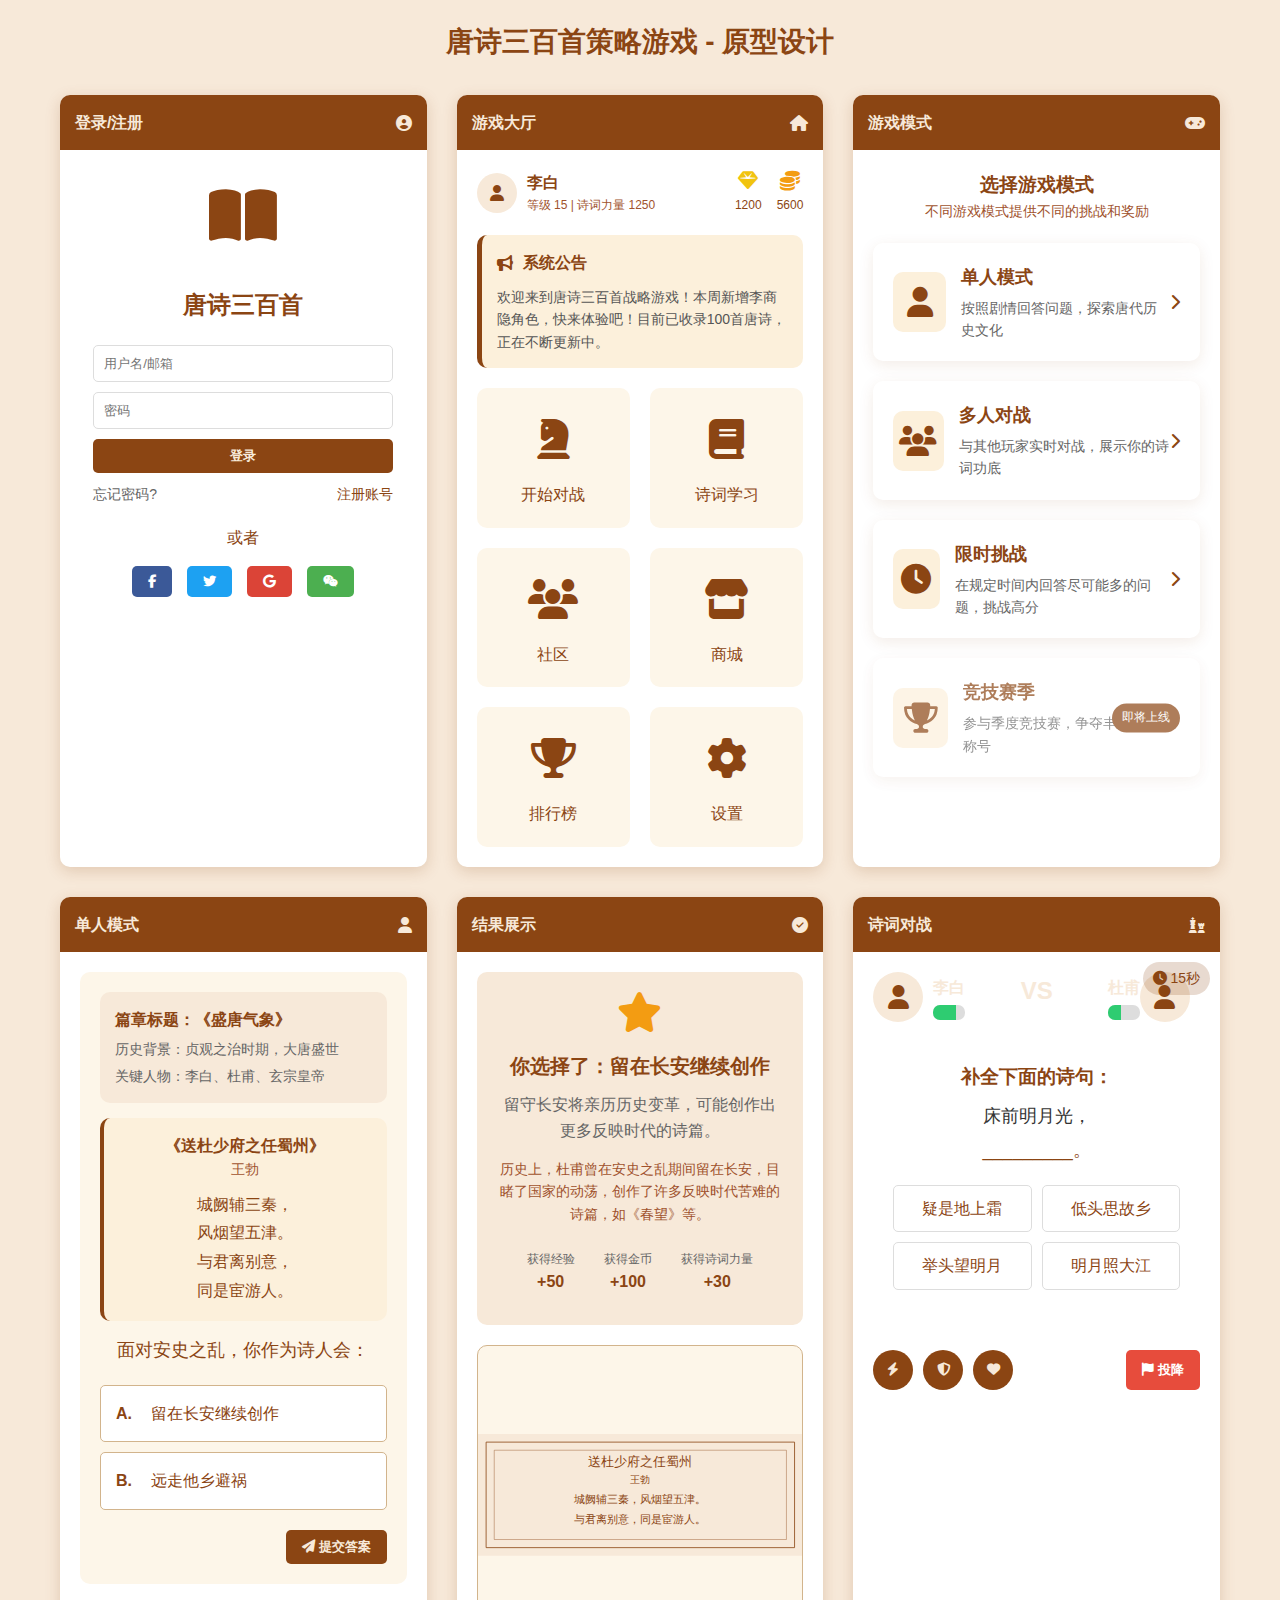
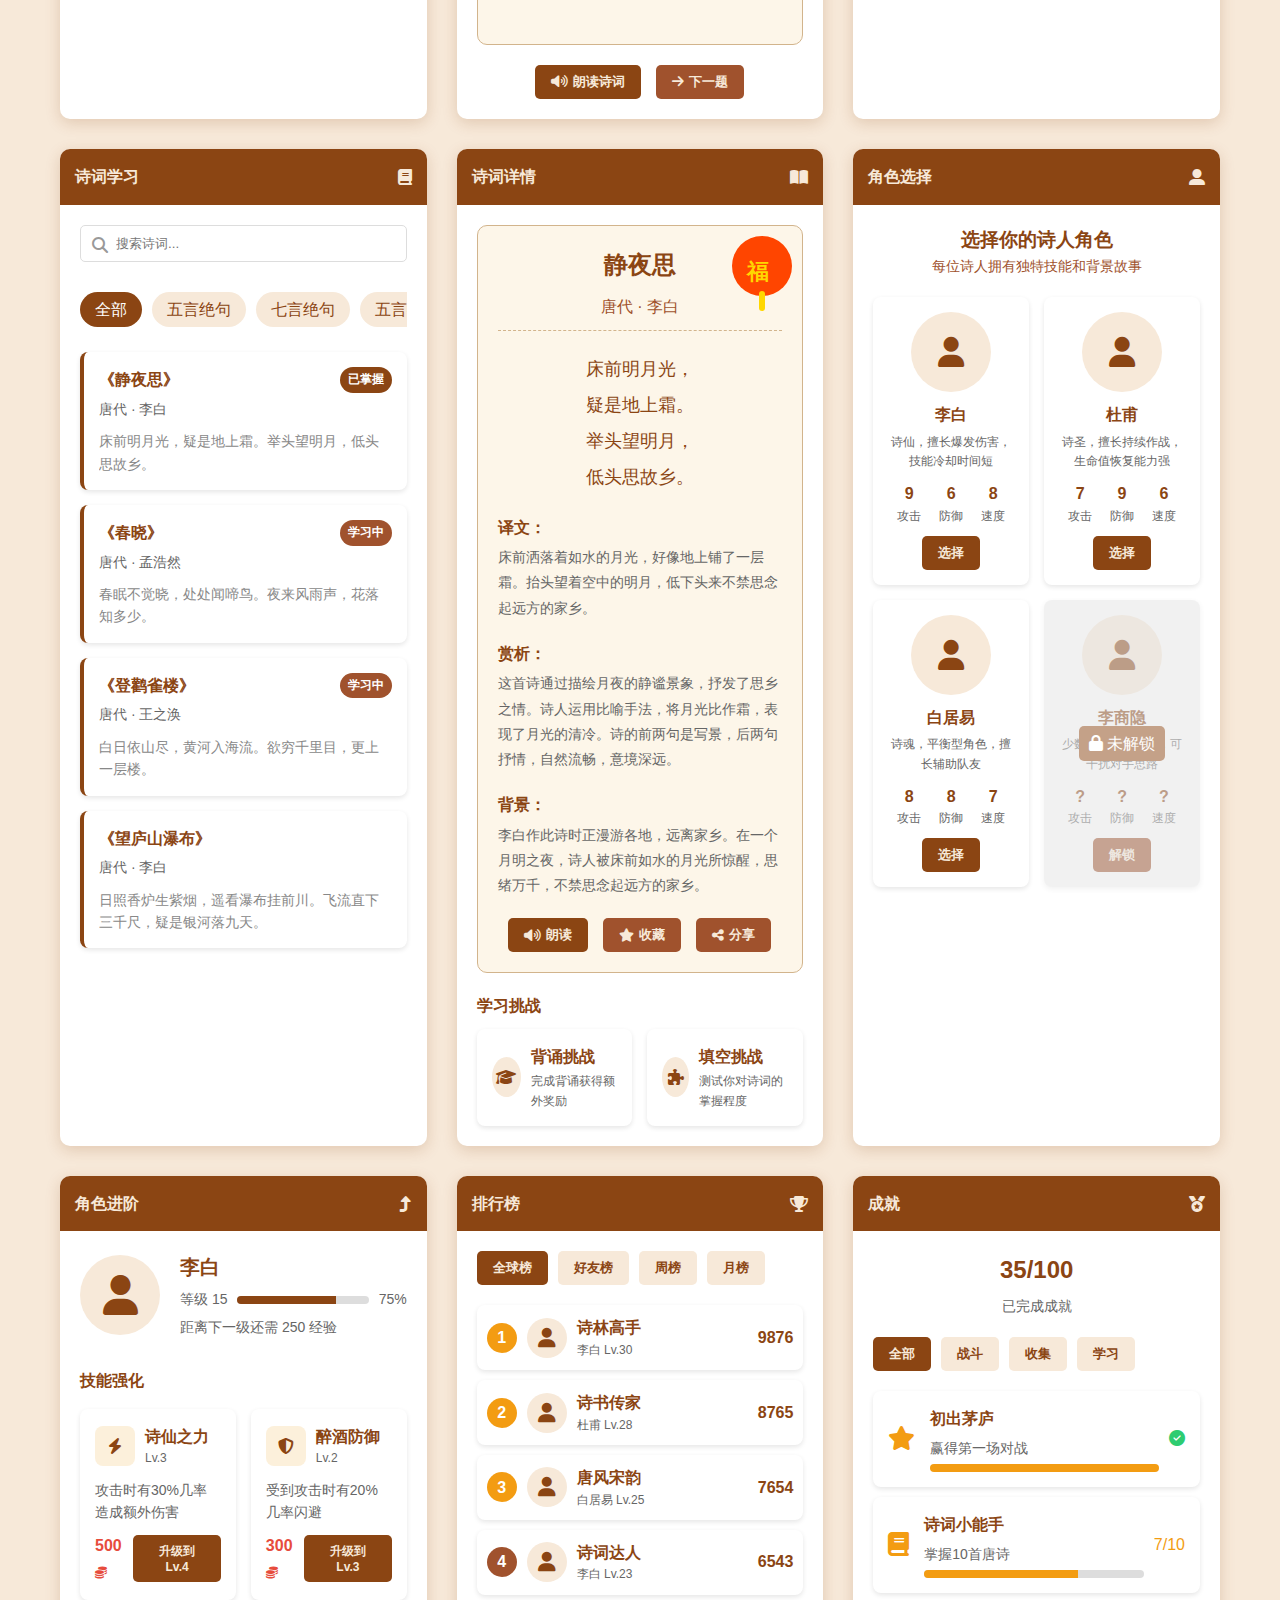
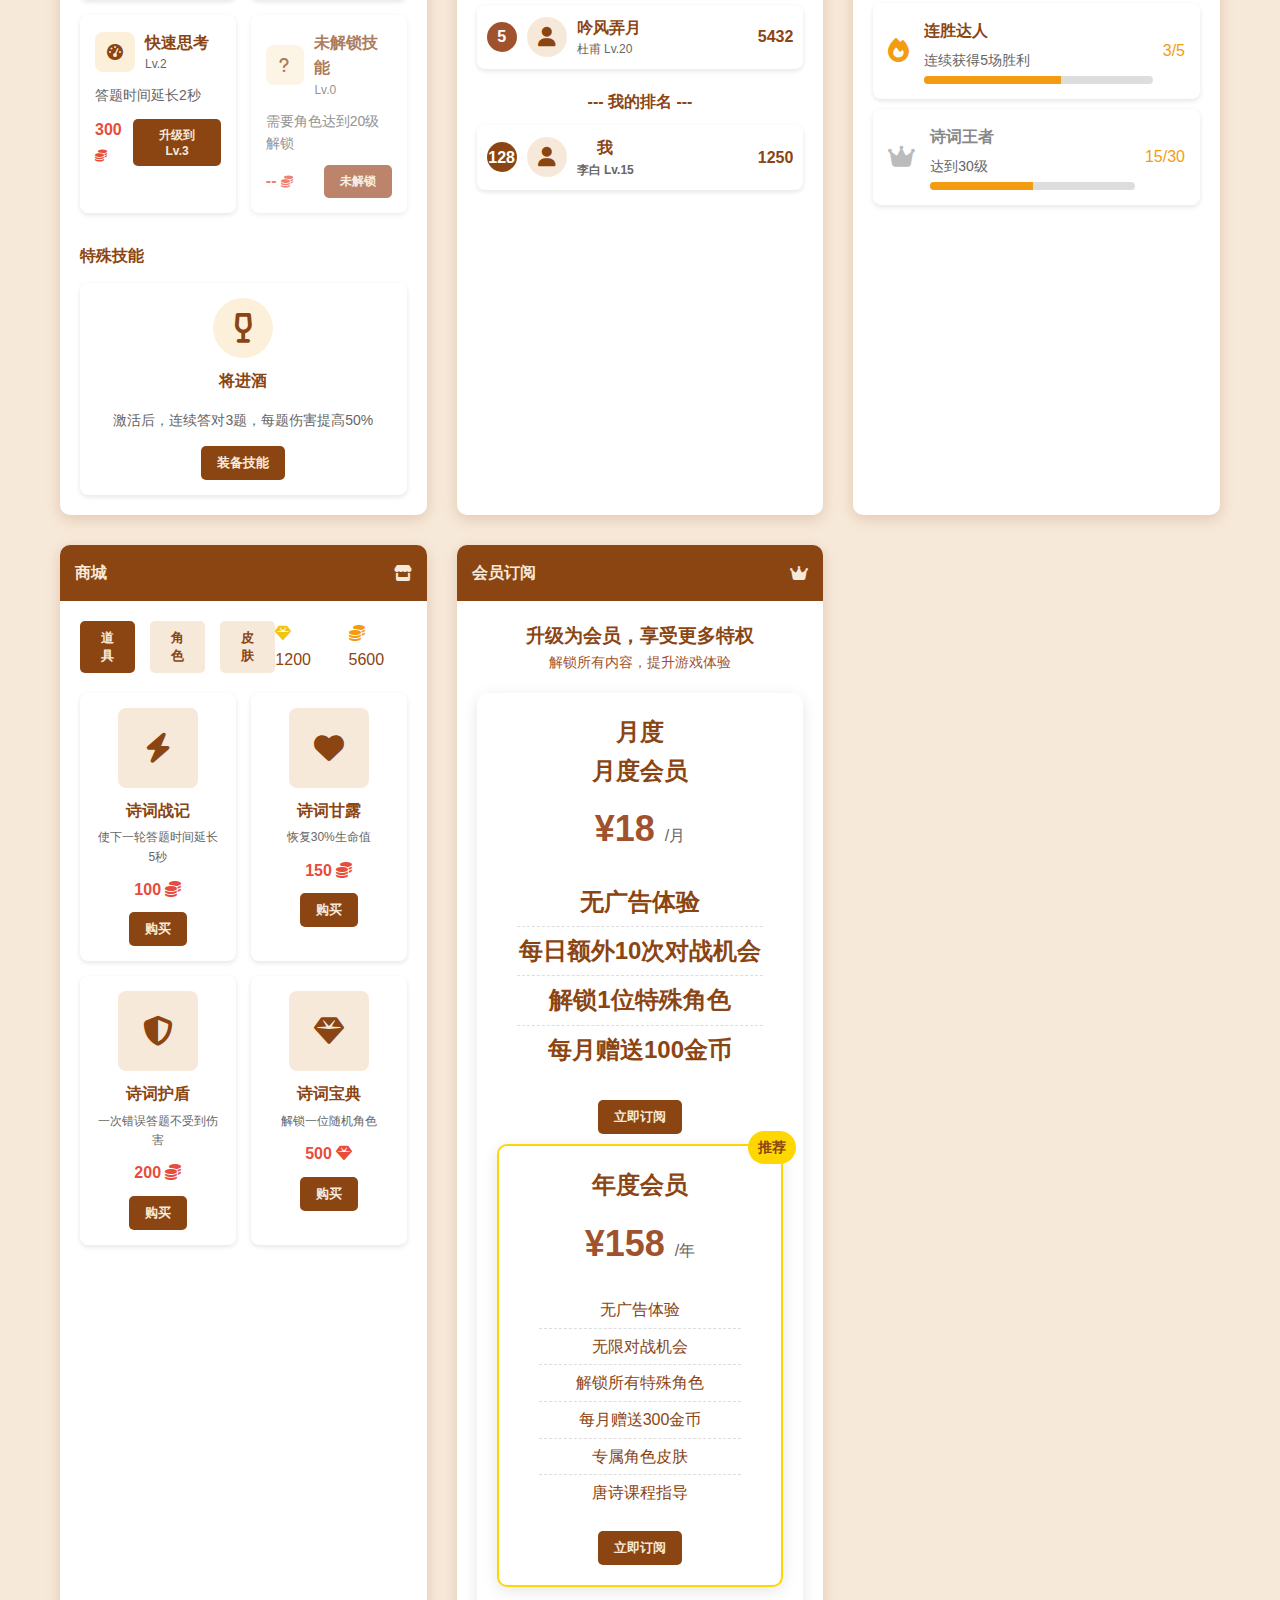
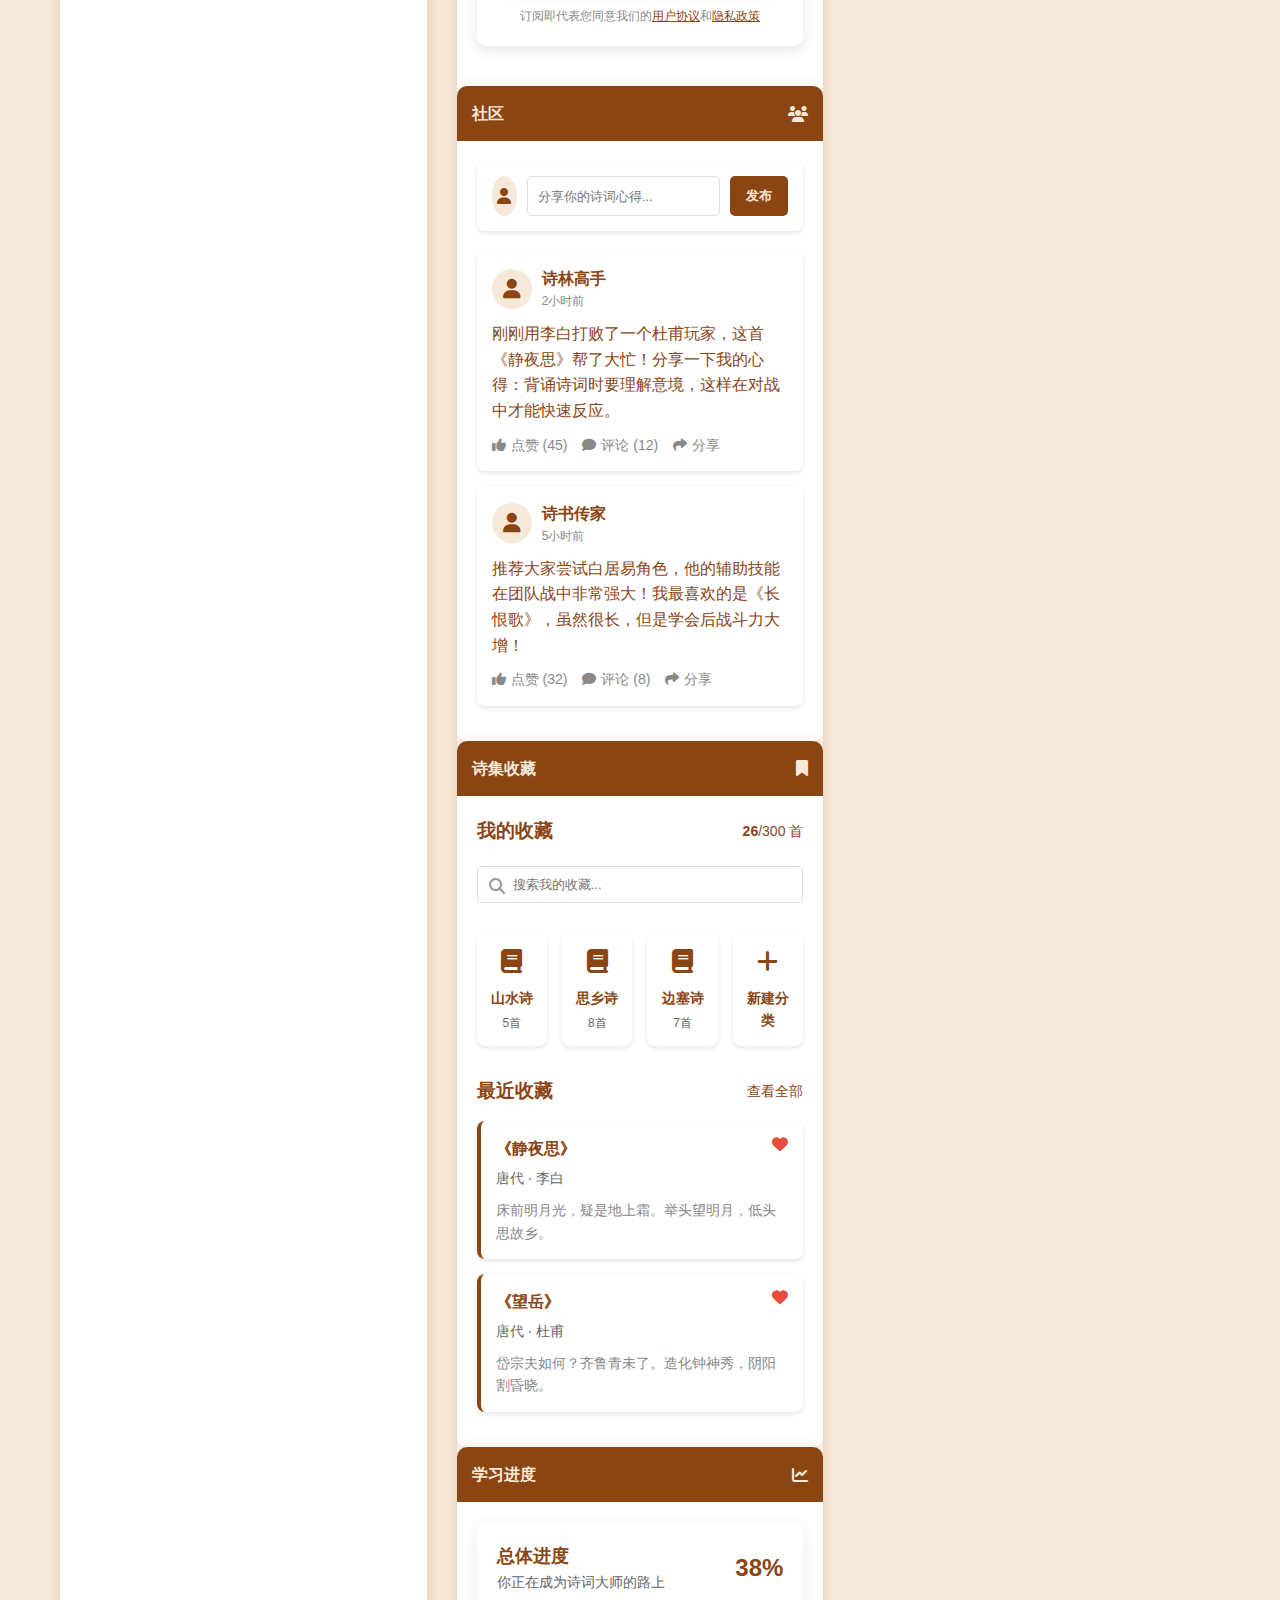
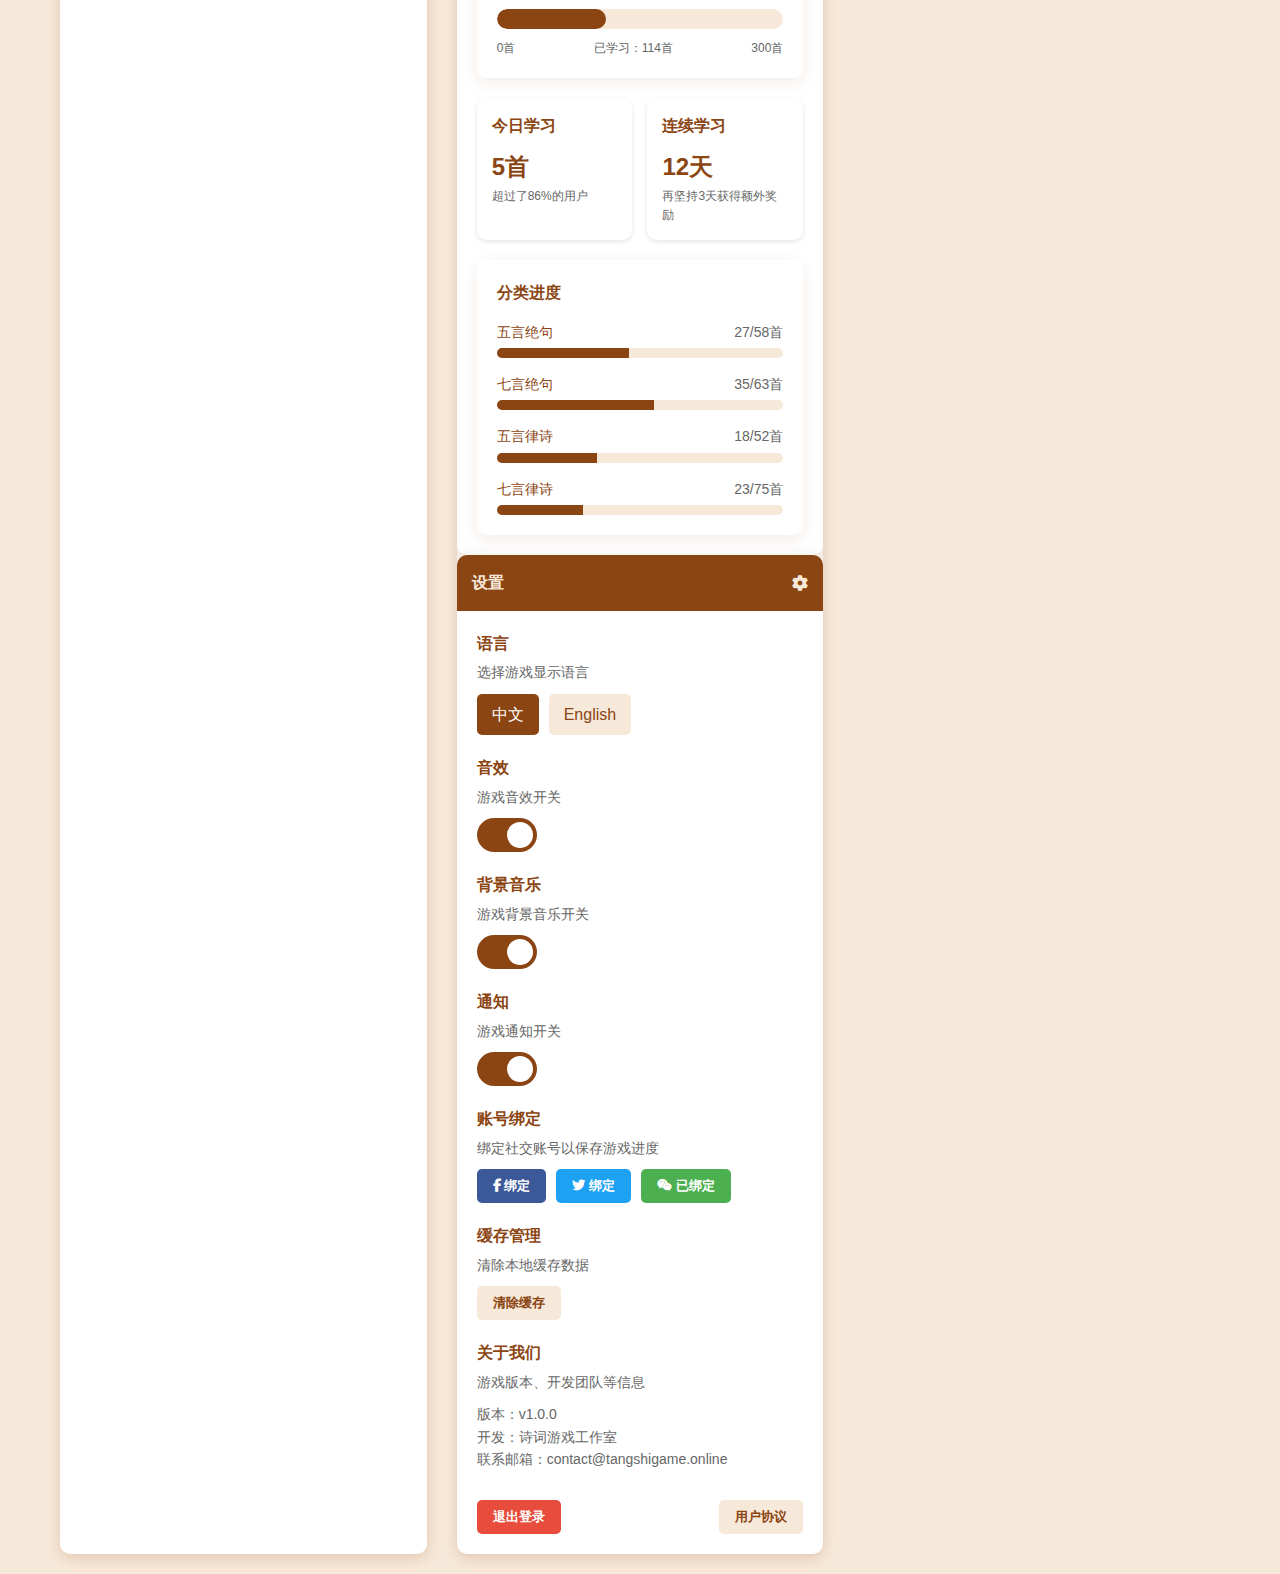
<file: tangshi_game_prototype.html>
<!DOCTYPE html>
<html lang="zh">
<head>
    <meta charset="UTF-8">
    <meta name="viewport" content="width=device-width, initial-scale=1.0">
    <title>唐诗三百首策略游戏 - 原型设计</title>
    <link rel="stylesheet" href="https://cdnjs.cloudflare.com/ajax/libs/font-awesome/6.4.0/css/all.min.css">
    <style>
        * {
            margin: 0;
            padding: 0;
            box-sizing: border-box;
            font-family: 'Microsoft YaHei', Arial, sans-serif;
        }
        
        body {
            background-color: #F7E9D9;
            color: #8B4513;
            line-height: 1.6;
            position: relative;
        }
        
        .prototype-container {
            max-width: 1200px;
            margin: 0 auto;
            padding: 20px;
        }
        
        h1 {
            text-align: center;
            margin-bottom: 30px;
            color: #8B4513;
            font-size: 28px;
        }
        
        .screens {
            display: grid;
            grid-template-columns: repeat(auto-fill, minmax(350px, 1fr));
            gap: 30px;
        }
        
        .screen {
            background: #fff;
            border-radius: 10px;
            box-shadow: 0 4px 15px rgba(139, 69, 19, 0.2);
            overflow: hidden;
            transition: transform 0.3s;
        }
        
        .screen:hover {
            transform: translateY(-5px);
        }
        
        .screen-header {
            background: #8B4513;
            color: #F7E9D9;
            padding: 15px;
            font-weight: bold;
            font-size: 16px;
            display: flex;
            justify-content: space-between;
            align-items: center;
        }
        
        .screen-body {
            padding: 20px;
            min-height: 400px;
            position: relative;
        }
        
        /* 公共组件样式 */
        .btn {
            padding: 8px 16px;
            border-radius: 5px;
            border: none;
            cursor: pointer;
            font-weight: bold;
            transition: all 0.3s;
        }
        
        .btn-primary {
            background: #8B4513;
            color: #F7E9D9;
        }
        
        .btn-secondary {
            background: #A0522D;
            color: #F7E9D9;
        }
        
        .btn-success {
            background: #2ecc71;
            color: white;
        }
        
        .btn-danger {
            background: #e74c3c;
            color: white;
        }
        
        .btn:hover {
            opacity: 0.9;
            transform: scale(1.05);
        }
        
        .input {
            width: 100%;
            padding: 10px;
            border-radius: 5px;
            border: 1px solid #ddd;
            margin-bottom: 10px;
        }
        
        .badge {
            display: inline-block;
            padding: 3px 8px;
            border-radius: 20px;
            font-size: 12px;
            color: white;
        }
        
        .badge-primary {
            background: #8B4513;
        }
        
        .badge-secondary {
            background: #A0522D;
        }
        
        .badge-success {
            background: #2ecc71;
        }
        
        /* 特定界面样式 */
        .login-container {
            display: flex;
            flex-direction: column;
            align-items: center;
            justify-content: center;
            height: 100%;
        }
        
        .login-logo {
            font-size: 60px;
            margin-bottom: 20px;
            color: #8B4513;
        }
        
        .login-form {
            width: 100%;
            max-width: 300px;
        }
        
        .menu-container {
            display: grid;
            grid-template-columns: repeat(2, 1fr);
            gap: 20px;
        }
        
        .menu-item {
            display: flex;
            flex-direction: column;
            align-items: center;
            justify-content: center;
            background: #FDF6E9;
            border-radius: 10px;
            padding: 20px;
            cursor: pointer;
            transition: all 0.3s;
        }
        
        .menu-item:hover {
            background: #F5E6C8;
            transform: scale(1.05);
        }
        
        .menu-icon {
            font-size: 40px;
            margin-bottom: 10px;
            color: #8B4513;
        }
        
        .battle-arena {
            display: flex;
            flex-direction: column;
            height: 100%;
            background: url('https://img.freepik.com/free-vector/chinese-watercolor-background_52683-63363.jpg?w=826&t=st=1680123456~exp=1680124056~hmac=987654321abcdef') center/cover no-repeat;
            border-radius: 10px;
            padding: 20px;
        }
        
        .player-info {
            display: flex;
            align-items: center;
        }
        
        .player-avatar {
            width: 50px;
            height: 50px;
            border-radius: 50%;
            background: #F7E9D9;
            margin-right: 10px;
            display: flex;
            align-items: center;
            justify-content: center;
            font-size: 24px;
            color: #8B4513;
        }
        
        .health-bar {
            width: 100%;
            height: 15px;
            background: #ddd;
            border-radius: 7px;
            margin-top: 5px;
            overflow: hidden;
        }
        
        .health-fill {
            height: 100%;
            background: #2ecc71;
            width: 70%;
        }
        
        .poem-challenge {
            text-align: center;
            margin-bottom: 20px;
            background: rgba(255, 255, 255, 0.8);
            padding: 20px;
            border-radius: 10px;
        }
        
        .answers {
            display: grid;
            grid-template-columns: 1fr 1fr;
            gap: 10px;
            width: 100%;
        }
        
        .answer-option {
            padding: 10px;
            background: white;
            border: 1px solid #ddd;
            border-radius: 5px;
            cursor: pointer;
            transition: all 0.3s;
            text-align: center;
        }
        
        .answer-option:hover {
            background: #F5E6C8;
            border-color: #8B4513;
        }
        
        .poem-card {
            background: white;
            border-radius: 8px;
            padding: 15px;
            margin-bottom: 15px;
            cursor: pointer;
            transition: all 0.3s;
            box-shadow: 0 2px 5px rgba(0,0,0,0.1);
            border-left: 4px solid #8B4513;
        }
        
        .poem-card:hover {
            transform: translateY(-3px);
            box-shadow: 0 4px 8px rgba(0,0,0,0.15);
        }
        
        .poem-title {
            font-weight: bold;
            font-size: 16px;
            margin-bottom: 5px;
            display: flex;
            justify-content: space-between;
        }
        
        .poem-author {
            color: #666;
            font-size: 14px;
            margin-bottom: 10px;
        }
        
        .poem-preview {
            color: #888;
            font-size: 14px;
            overflow: hidden;
            text-overflow: ellipsis;
            display: -webkit-box;
            -webkit-line-clamp: 2;
            -webkit-box-orient: vertical;
        }
        
        .achievement-item {
            display: flex;
            align-items: center;
            background: white;
            border-radius: 8px;
            padding: 15px;
            margin-bottom: 10px;
            box-shadow: 0 2px 5px rgba(0,0,0,0.1);
        }
        
        .achievement-icon {
            font-size: 24px;
            margin-right: 15px;
            color: #f39c12;
        }
        
        .achievement-info {
            flex-grow: 1;
        }
        
        .achievement-title {
            font-weight: bold;
            margin-bottom: 5px;
        }
        
        .achievement-desc {
            color: #666;
            font-size: 14px;
        }
        
        .progress {
            height: 8px;
            background: #ddd;
            border-radius: 4px;
            overflow: hidden;
            margin-top: 5px;
        }
        
        .progress-fill {
            height: 100%;
            background: #f39c12;
        }
        
        .rank-list {
            width: 100%;
        }
        
        .rank-item {
            display: flex;
            align-items: center;
            padding: 10px;
            background: white;
            border-radius: 8px;
            margin-bottom: 10px;
            box-shadow: 0 2px 5px rgba(0,0,0,0.1);
        }
        
        .rank-position {
            width: 30px;
            height: 30px;
            border-radius: 50%;
            background: #A0522D;
            color: white;
            display: flex;
            align-items: center;
            justify-content: center;
            font-weight: bold;
            margin-right: 10px;
        }
        
        .rank-position.top {
            background: #f39c12;
        }
        
        .rank-user {
            flex-grow: 1;
            display: flex;
            align-items: center;
        }
        
        .rank-avatar {
            width: 40px;
            height: 40px;
            border-radius: 50%;
            background: #F7E9D9;
            margin-right: 10px;
            display: flex;
            align-items: center;
            justify-content: center;
            font-size: 20px;
            color: #8B4513;
        }
        
        .rank-name {
            font-weight: bold;
        }
        
        .rank-score {
            font-weight: bold;
            color: #8B4513;
        }
        
        .shop-items {
            display: grid;
            grid-template-columns: 1fr 1fr;
            gap: 15px;
        }
        
        .shop-item {
            background: white;
            border-radius: 8px;
            padding: 15px;
            box-shadow: 0 2px 5px rgba(0,0,0,0.1);
            display: flex;
            flex-direction: column;
            align-items: center;
        }
        
        .shop-item-img {
            width: 80px;
            height: 80px;
            background: #F7E9D9;
            border-radius: 8px;
            margin-bottom: 10px;
            display: flex;
            align-items: center;
            justify-content: center;
            font-size: 30px;
            color: #8B4513;
        }
        
        .shop-item-name {
            font-weight: bold;
            margin-bottom: 5px;
        }
        
        .shop-item-desc {
            color: #666;
            font-size: 12px;
            margin-bottom: 10px;
            text-align: center;
        }
        
        .shop-item-price {
            color: #e74c3c;
            font-weight: bold;
            margin-bottom: 10px;
        }
        
        .character-selection {
            display: grid;
            grid-template-columns: 1fr 1fr;
            gap: 15px;
        }
        
        .character-card {
            background: white;
            border-radius: 8px;
            padding: 15px;
            box-shadow: 0 2px 5px rgba(0,0,0,0.1);
            display: flex;
            flex-direction: column;
            align-items: center;
            cursor: pointer;
            transition: all 0.3s;
        }
        
        .character-card:hover {
            transform: translateY(-5px);
            box-shadow: 0 4px 10px rgba(0,0,0,0.2);
        }
        
        .character-avatar {
            width: 80px;
            height: 80px;
            background: #F7E9D9;
            border-radius: 50%;
            margin-bottom: 10px;
            display: flex;
            align-items: center;
            justify-content: center;
            font-size: 30px;
            color: #8B4513;
        }
        
        .character-name {
            font-weight: bold;
            margin-bottom: 5px;
        }
        
        .character-desc {
            color: #666;
            font-size: 12px;
            margin-bottom: 10px;
            text-align: center;
        }
        
        .character-stats {
            width: 100%;
            display: flex;
            justify-content: space-around;
            margin-bottom: 10px;
        }
        
        .stat {
            display: flex;
            flex-direction: column;
            align-items: center;
        }
        
        .stat-value {
            font-weight: bold;
            color: #8B4513;
        }
        
        .stat-label {
            font-size: 12px;
            color: #666;
        }
        
        .community-post {
            background: white;
            border-radius: 8px;
            padding: 15px;
            margin-bottom: 15px;
            box-shadow: 0 2px 5px rgba(0,0,0,0.1);
        }
        
        .post-header {
            display: flex;
            align-items: center;
            margin-bottom: 10px;
        }
        
        .post-avatar {
            width: 40px;
            height: 40px;
            border-radius: 50%;
            background: #F7E9D9;
            margin-right: 10px;
            display: flex;
            align-items: center;
            justify-content: center;
            font-size: 20px;
            color: #8B4513;
        }
        
        .post-info {
            flex-grow: 1;
        }
        
        .post-author {
            font-weight: bold;
        }
        
        .post-time {
            font-size: 12px;
            color: #888;
        }
        
        .post-content {
            margin-bottom: 10px;
        }
        
        .post-actions {
            display: flex;
            gap: 15px;
            color: #888;
            font-size: 14px;
        }
        
        .post-action {
            cursor: pointer;
            transition: all 0.3s;
            display: flex;
            align-items: center;
        }
        
        .post-action i {
            margin-right: 5px;
        }
        
        .post-action:hover {
            color: #8B4513;
        }
        
        .settings-item {
            margin-bottom: 20px;
        }
        
        .settings-label {
            font-weight: bold;
            margin-bottom: 5px;
        }
        
        .settings-desc {
            color: #666;
            font-size: 14px;
            margin-bottom: 5px;
        }
        
        .settings-control {
            margin-top: 10px;
        }
        
        .language-select {
            display: flex;
            gap: 10px;
        }
        
        .language-option {
            padding: 8px 15px;
            border-radius: 5px;
            background: #F7E9D9;
            cursor: pointer;
            transition: all 0.3s;
        }
        
        .language-option:hover {
            background: #F5E6C8;
        }
        
        .language-option.active {
            background: #8B4513;
            color: white;
        }
        
        .toggle-switch {
            position: relative;
            display: inline-block;
            width: 60px;
            height: 34px;
        }
        
        .toggle-switch input {
            opacity: 0;
            width: 0;
            height: 0;
        }
        
        .toggle-slider {
            position: absolute;
            cursor: pointer;
            top: 0;
            left: 0;
            right: 0;
            bottom: 0;
            background-color: #ccc;
            transition: .4s;
            border-radius: 34px;
        }
        
        .toggle-slider:before {
            position: absolute;
            content: "";
            height: 26px;
            width: 26px;
            left: 4px;
            bottom: 4px;
            background-color: white;
            transition: .4s;
            border-radius: 50%;
        }
        
        input:checked + .toggle-slider {
            background-color: #8B4513;
        }
        
        input:checked + .toggle-slider:before {
            transform: translateX(26px);
        }
        
        .poem-detail {
            background: #FDF6E9;
            border-radius: 10px;
            padding: 20px;
            border: 1px solid #D2B48C;
            position: relative;
        }
        
        .poem-detail-header {
            text-align: center;
            margin-bottom: 20px;
            padding-bottom: 10px;
            border-bottom: 1px dashed #D2B48C;
        }
        
        .poem-detail-title {
            font-size: 24px;
            font-weight: bold;
            margin-bottom: 10px;
            color: #8B4513;
        }
        
        .poem-detail-author {
            font-size: 16px;
            color: #A0522D;
        }
        
        .poem-detail-content {
            text-align: center;
            margin-bottom: 20px;
            line-height: 2;
            font-size: 18px;
        }
        
        .poem-detail-actions {
            display: flex;
            justify-content: center;
            gap: 15px;
        }
        
        .quiz-container {
            background: #FDF6E9;
            border-radius: 10px;
            padding: 20px;
        }
        
        .quiz-question {
            font-size: 18px;
            margin-bottom: 20px;
            text-align: center;
        }
        
        .quiz-options {
            display: grid;
            grid-template-columns: 1fr;
            gap: 10px;
        }
        
        .quiz-option {
            padding: 15px;
            background: white;
            border: 1px solid #D2B48C;
            border-radius: 5px;
            cursor: pointer;
            transition: all 0.3s;
        }
        
        .quiz-option:hover {
            background: #F5E6C8;
            border-color: #8B4513;
        }
        
        .poem-svg-container {
            width: 100%;
            height: 300px;
            background: #FDF6E9;
            border-radius: 10px;
            border: 1px solid #D2B48C;
            display: flex;
            justify-content: center;
            align-items: center;
        }
        
        .lantern {
            display: inline-block;
            position: relative;
            width: 20px;
            height: 60px;
            margin: 0 20px;
        }
        
        .lantern::before {
            content: "";
            position: absolute;
            top: 0;
            left: -20px;
            width: 60px;
            height: 60px;
            background: #FF4500;
            border-radius: 50%;
        }
        
        .lantern::after {
            content: "福";
            position: absolute;
            top: 18px;
            left: -5px;
            color: #FFD700;
            font-weight: bold;
            font-size: 22px;
        }
        
        .lantern-tassel {
            position: absolute;
            bottom: -15px;
            left: 7px;
            width: 6px;
            height: 20px;
            background: #FFD700;
            border-radius: 3px;
        }

        .floating-lanterns {
            position: absolute;
            top: 10px;
            right: 10px;
            display: flex;
        }
        
        .collection-grid {
            display: grid;
            grid-template-columns: repeat(4, 1fr);
            gap: 15px;
        }
        
        .collection-item {
            background: white;
            border-radius: 8px;
            padding: 10px;
            text-align: center;
            box-shadow: 0 2px 5px rgba(0,0,0,0.1);
            transition: all 0.3s;
            cursor: pointer;
        }
        
        .collection-item:hover {
            transform: translateY(-3px);
            box-shadow: 0 4px 8px rgba(0,0,0,0.15);
        }
        
        .collection-icon {
            font-size: 24px;
            margin-bottom: 5px;
            color: #8B4513;
        }
        
        .collection-title {
            font-size: 14px;
            font-weight: bold;
            margin-bottom: 5px;
        }
        
        .collection-count {
            font-size: 12px;
            color: #666;
        }
        
        .subscription-plan {
            background: white;
            border-radius: 10px;
            padding: 20px;
            text-align: center;
            box-shadow: 0 4px 15px rgba(0,0,0,0.1);
            margin-bottom: 20px;
            transition: all 0.3s;
        }
        
        .subscription-plan:hover {
            transform: translateY(-5px);
            box-shadow: 0 8px 20px rgba(0,0,0,0.15);
        }
        
        .subscription-title {
            font-size: 24px;
            font-weight: bold;
            margin-bottom: 10px;
            color: #8B4513;
        }
        
        .subscription-price {
            font-size: 36px;
            font-weight: bold;
            margin-bottom: 20px;
            color: #A0522D;
        }
        
        .subscription-price span {
            font-size: 16px;
            font-weight: normal;
            color: #666;
        }
        
        .subscription-features {
            list-style: none;
            margin-bottom: 20px;
            padding: 0 20px;
        }
        
        .subscription-features li {
            padding: 5px 0;
            border-bottom: 1px dashed #ddd;
        }
        
        .subscription-features li:last-child {
            border-bottom: none;
        }
        
        .subscription-cta {
            margin-top: 20px;
        }
        
        .premium-plan {
            border: 2px solid #FFD700;
            position: relative;
        }
        
        .premium-plan::before {
            content: "推荐";
            position: absolute;
            top: -15px;
            right: -15px;
            background: #FFD700;
            color: #8B4513;
            padding: 5px 10px;
            border-radius: 20px;
            font-weight: bold;
            font-size: 14px;
        }
    </style>
</head>
<body>
    <div class="prototype-container">
        <h1>唐诗三百首策略游戏 - 原型设计</h1>
        
        <div class="screens">
            <!-- 登录/注册界面 -->
            <div class="screen">
                <div class="screen-header">
                    <span>登录/注册</span>
                    <i class="fa fa-user-circle"></i>
                </div>
                <div class="screen-body">
                    <div class="login-container">
                        <div class="login-logo">
                            <i class="fa fa-book-open"></i>
                        </div>
                        <h2 style="margin-bottom: 20px; text-align: center; color: #8B4513;">唐诗三百首</h2>
                        <div class="login-form">
                            <input type="text" class="input" placeholder="用户名/邮箱">
                            <input type="password" class="input" placeholder="密码">
                            <button class="btn btn-primary" style="width: 100%; margin-bottom: 10px;">登录</button>
                            <div style="display: flex; justify-content: space-between; margin-bottom: 20px;">
                                <span style="font-size: 14px; color: #666; cursor: pointer;">忘记密码?</span>
                                <span style="font-size: 14px; color: #8B4513; cursor: pointer;">注册账号</span>
                            </div>
                            <div style="text-align: center; margin-bottom: 15px;">或者</div>
                            <div style="display: flex; justify-content: center; gap: 15px;">
                                <button class="btn" style="background: #3b5998; color: white;"><i class="fab fa-facebook-f"></i></button>
                                <button class="btn" style="background: #1da1f2; color: white;"><i class="fab fa-twitter"></i></button>
                                <button class="btn" style="background: #db4437; color: white;"><i class="fab fa-google"></i></button>
                                <button class="btn" style="background: #4CAF50; color: white;"><i class="fab fa-weixin"></i></button>
                            </div>
                        </div>
                    </div>
                </div>
            </div>
            
            <!-- 主页/大厅 -->
            <div class="screen">
                <div class="screen-header">
                    <span>游戏大厅</span>
                    <i class="fa fa-home"></i>
                </div>
                <div class="screen-body">
                    <div style="display: flex; justify-content: space-between; align-items: center; margin-bottom: 20px;">
                        <div style="display: flex; align-items: center;">
                            <div style="width: 40px; height: 40px; border-radius: 50%; background: #F7E9D9; margin-right: 10px; display: flex; align-items: center; justify-content: center;">
                                <i class="fa fa-user" style="color: #8B4513;"></i>
                            </div>
                            <div>
                                <div style="font-weight: bold; color: #8B4513;">李白</div>
                                <div style="font-size: 12px; color: #A0522D;">等级 15 | 诗词力量 1250</div>
                            </div>
                        </div>
                        <div style="display: flex; align-items: center;">
                            <div style="margin-right: 15px; text-align: center;">
                                <i class="fa fa-gem" style="color: #f1c40f; font-size: 20px;"></i>
                                <div style="font-size: 12px;">1200</div>
                            </div>
                            <div style="text-align: center;">
                                <i class="fa fa-coins" style="color: #f39c12; font-size: 20px;"></i>
                                <div style="font-size: 12px;">5600</div>
                            </div>
                        </div>
                    </div>
                    
                    <div style="background: #FCF0DB; border-radius: 10px; padding: 15px; margin-bottom: 20px; border-left: 5px solid #8B4513;">
                        <div style="display: flex; align-items: center; margin-bottom: 10px;">
                            <i class="fa fa-bullhorn" style="color: #8B4513; margin-right: 10px;"></i>
                            <span style="font-weight: bold;">系统公告</span>
                        </div>
                        <div style="font-size: 14px; color: #555;">
                            欢迎来到唐诗三百首战略游戏！本周新增李商隐角色，快来体验吧！目前已收录100首唐诗，正在不断更新中。
                        </div>
                    </div>
                    
                    <div class="menu-container">
                        <div class="menu-item">
                            <div class="menu-icon"><i class="fa fa-chess-knight"></i></div>
                            <div>开始对战</div>
                        </div>
                        <div class="menu-item">
                            <div class="menu-icon"><i class="fa fa-book"></i></div>
                            <div>诗词学习</div>
                        </div>
                        <div class="menu-item">
                            <div class="menu-icon"><i class="fa fa-users"></i></div>
                            <div>社区</div>
                        </div>
                        <div class="menu-item">
                            <div class="menu-icon"><i class="fa fa-store"></i></div>
                            <div>商城</div>
                        </div>
                        <div class="menu-item">
                            <div class="menu-icon"><i class="fa fa-trophy"></i></div>
                            <div>排行榜</div>
                        </div>
                        <div class="menu-item">
                            <div class="menu-icon"><i class="fa fa-cog"></i></div>
                            <div>设置</div>
                        </div>
                    </div>
                </div>
            </div>
            
            <!-- 游戏模式选择界面 -->
            <div class="screen">
                <div class="screen-header">
                    <span>游戏模式</span>
                    <i class="fa fa-gamepad"></i>
                </div>
                <div class="screen-body">
                    <div style="margin-bottom: 20px; text-align: center;">
                        <h3 style="color: #8B4513;">选择游戏模式</h3>
                        <p style="color: #A0522D; font-size: 14px;">不同游戏模式提供不同的挑战和奖励</p>
                    </div>
                    
                    <div style="display: grid; grid-template-columns: 1fr; gap: 20px;">
                        <div style="background: white; border-radius: 10px; padding: 20px; box-shadow: 0 4px 15px rgba(139, 69, 19, 0.1); display: flex; align-items: center; cursor: pointer; transition: all 0.3s;">
                            <div style="width: 60px; height: 60px; border-radius: 10px; background: #FCF0DB; margin-right: 15px; display: flex; align-items: center; justify-content: center;">
                                <i class="fa fa-user" style="font-size: 30px; color: #8B4513;"></i>
                            </div>
                            <div style="flex-grow: 1;">
                                <div style="font-weight: bold; font-size: 18px; margin-bottom: 5px; color: #8B4513;">单人模式</div>
                                <div style="font-size: 14px; color: #666;">按照剧情回答问题，探索唐代历史文化</div>
                            </div>
                            <i class="fa fa-chevron-right" style="color: #8B4513;"></i>
                        </div>
                        
                        <div style="background: white; border-radius: 10px; padding: 20px; box-shadow: 0 4px 15px rgba(139, 69, 19, 0.1); display: flex; align-items: center; cursor: pointer; transition: all 0.3s;">
                            <div style="width: 60px; height: 60px; border-radius: 10px; background: #FCF0DB; margin-right: 15px; display: flex; align-items: center; justify-content: center;">
                                <i class="fa fa-users" style="font-size: 30px; color: #8B4513;"></i>
                            </div>
                            <div style="flex-grow: 1;">
                                <div style="font-weight: bold; font-size: 18px; margin-bottom: 5px; color: #8B4513;">多人对战</div>
                                <div style="font-size: 14px; color: #666;">与其他玩家实时对战，展示你的诗词功底</div>
                            </div>
                            <i class="fa fa-chevron-right" style="color: #8B4513;"></i>
                        </div>
                        
                        <div style="background: white; border-radius: 10px; padding: 20px; box-shadow: 0 4px 15px rgba(139, 69, 19, 0.1); display: flex; align-items: center; cursor: pointer; transition: all 0.3s;">
                            <div style="width: 60px; height: 60px; border-radius: 10px; background: #FCF0DB; margin-right: 15px; display: flex; align-items: center; justify-content: center;">
                                <i class="fa fa-clock" style="font-size: 30px; color: #8B4513;"></i>
                            </div>
                            <div style="flex-grow: 1;">
                                <div style="font-weight: bold; font-size: 18px; margin-bottom: 5px; color: #8B4513;">限时挑战</div>
                                <div style="font-size: 14px; color: #666;">在规定时间内回答尽可能多的问题，挑战高分</div>
                            </div>
                            <i class="fa fa-chevron-right" style="color: #8B4513;"></i>
                        </div>
                        
                        <div style="background: white; border-radius: 10px; padding: 20px; box-shadow: 0 4px 15px rgba(139, 69, 19, 0.1); display: flex; align-items: center; cursor: pointer; transition: all 0.3s; opacity: 0.7; position: relative;">
                            <div style="position: absolute; top: 50%; right: 20px; transform: translateY(-50%); background: #8B4513; color: white; padding: 5px 10px; border-radius: 20px; font-size: 12px;">
                                即将上线
                            </div>
                            <div style="width: 60px; height: 60px; border-radius: 10px; background: #FCF0DB; margin-right: 15px; display: flex; align-items: center; justify-content: center;">
                                <i class="fa fa-trophy" style="font-size: 30px; color: #8B4513;"></i>
                            </div>
                            <div style="flex-grow: 1;">
                                <div style="font-weight: bold; font-size: 18px; margin-bottom: 5px; color: #8B4513;">竞技赛季</div>
                                <div style="font-size: 14px; color: #666;">参与季度竞技赛，争夺丰厚奖励和称号</div>
                            </div>
                        </div>
                    </div>
                </div>
            </div>
            
            <!-- 单人模式界面 -->
            <div class="screen">
                <div class="screen-header">
                    <span>单人模式</span>
                    <i class="fa fa-user"></i>
                </div>
                <div class="screen-body">
                    <div class="quiz-container">
                        <div style="margin-bottom: 20px;">
                            <div style="background: #F7E9D9; border-radius: 10px; padding: 15px; margin-bottom: 15px;">
                                <div style="font-weight: bold; margin-bottom: 5px; color: #8B4513;">篇章标题：《盛唐气象》</div>
                                <div style="font-size: 14px; color: #666; margin-bottom: 5px;">历史背景：贞观之治时期，大唐盛世</div>
                                <div style="font-size: 14px; color: #666;">关键人物：李白、杜甫、玄宗皇帝</div>
                            </div>
                            
                            <div style="background: #FCF0DB; border-radius: 10px; padding: 15px; margin-bottom: 15px; border-left: 4px solid #8B4513;">
                                <div style="text-align: center; margin-bottom: 10px;">
                                    <div style="font-weight: bold; color: #8B4513;">《送杜少府之任蜀州》</div>
                                    <div style="font-size: 14px; color: #A0522D;">王勃</div>
                                </div>
                                <div style="text-align: center; line-height: 1.8; font-size: 16px; color: #8B4513;">
                                    <p>城阙辅三秦，</p>
                                    <p>风烟望五津。</p>
                                    <p>与君离别意，</p>
                                    <p>同是宦游人。</p>
                                </div>
                            </div>
                            
                            <div class="quiz-question">
                                面对安史之乱，你作为诗人会：
                            </div>
                            
                            <div class="quiz-options">
                                <div class="quiz-option">
                                    <div style="display: flex; align-items: center;">
                                        <div style="width: 25px; margin-right: 10px; font-weight: bold; color: #8B4513;">A.</div>
                                        <div>留在长安继续创作</div>
                                    </div>
                                </div>
                                <div class="quiz-option">
                                    <div style="display: flex; align-items: center;">
                                        <div style="width: 25px; margin-right: 10px; font-weight: bold; color: #8B4513;">B.</div>
                                        <div>远走他乡避祸</div>
                                    </div>
                                </div>
                            </div>
                        </div>
                        
                        <div style="display: flex; justify-content: flex-end;">
                            <button class="btn btn-primary">
                                <i class="fa fa-paper-plane"></i> 提交答案
                            </button>
                        </div>
                    </div>
                </div>
            </div>
            
            <!-- 单人模式结果界面 -->
            <div class="screen">
                <div class="screen-header">
                    <span>结果展示</span>
                    <i class="fa fa-check-circle"></i>
                </div>
                <div class="screen-body">
                    <div style="background: #F7E9D9; border-radius: 10px; padding: 20px; margin-bottom: 20px; text-align: center;">
                        <div style="margin-bottom: 15px;">
                            <i class="fa fa-star" style="font-size: 40px; color: #f39c12;"></i>
                        </div>
                        <div style="font-size: 20px; font-weight: bold; margin-bottom: 10px; color: #8B4513;">你选择了：留在长安继续创作</div>
                        <div style="font-size: 16px; color: #666; margin-bottom: 15px;">
                            留守长安将亲历历史变革，可能创作出更多反映时代的诗篇。
                        </div>
                        <div style="font-size: 14px; color: #A0522D; margin-bottom: 15px;">
                            历史上，杜甫曾在安史之乱期间留在长安，目睹了国家的动荡，创作了许多反映时代苦难的诗篇，如《春望》等。
                        </div>
                        <div style="display: flex; justify-content: space-between; padding: 10px 30px;">
                            <div style="text-align: center;">
                                <div style="font-size: 12px; color: #666;">获得经验</div>
                                <div style="font-weight: bold; color: #8B4513;">+50</div>
                            </div>
                            <div style="text-align: center;">
                                <div style="font-size: 12px; color: #666;">获得金币</div>
                                <div style="font-weight: bold; color: #8B4513;">+100</div>
                            </div>
                            <div style="text-align: center;">
                                <div style="font-size: 12px; color: #666;">获得诗词力量</div>
                                <div style="font-weight: bold; color: #8B4513;">+30</div>
                            </div>
                        </div>
                    </div>
                    
                    <div class="poem-svg-container">
                        <svg viewBox="0 0 800 300" xmlns="http://www.w3.org/2000/svg">
                            <!-- 卡片背景 -->
                            <rect width="800" height="300" fill="#F7E9D9"/>
                            
                            <!-- 古风纹样装饰 -->
                            <path d="M20 20 H780 V280 H20 Z" fill="none" stroke="#8B4513" stroke-width="2"/>
                            <path d="M40 40 H760 V260 H40 Z" fill="none" stroke="#8B4513" stroke-width="1"/>
                            
                            <!-- 标题区域 -->
                            <text x="400" y="80" font-family="KaiTi" font-size="32" text-anchor="middle" fill="#8B4513">
                                送杜少府之任蜀州
                            </text>
                            
                            <!-- 作者署名 -->
                            <text x="400" y="120" font-family="KaiTi" font-size="24" text-anchor="middle" fill="#8B4513">
                                王勃
                            </text>
                            
                            <!-- 诗词内容 -->
                            <text x="400" y="170" font-family="KaiTi" font-size="28" text-anchor="middle" fill="#8B4513">
                                城阙辅三秦，风烟望五津。
                            </text>
                            <text x="400" y="220" font-family="KaiTi" font-size="28" text-anchor="middle" fill="#8B4513">
                                与君离别意，同是宦游人。
                            </text>
                        </svg>
                    </div>
                    
                    <div style="display: flex; justify-content: center; gap: 15px; margin-top: 20px;">
                        <button class="btn btn-primary" style="display: flex; align-items: center;">
                            <i class="fa fa-volume-up" style="margin-right: 5px;"></i> 朗读诗词
                        </button>
                        <button class="btn btn-secondary" style="display: flex; align-items: center;">
                            <i class="fa fa-arrow-right" style="margin-right: 5px;"></i> 下一题
                        </button>
                    </div>
                </div>
            </div>
            
            <!-- 对战界面 -->
            <div class="screen">
                <div class="screen-header">
                    <span>诗词对战</span>
                    <i class="fa fa-chess"></i>
                </div>
                <div class="screen-body" style="padding: 0;">
                    <div class="battle-arena">
                        <div style="display: flex; justify-content: space-between; margin-bottom: 20px;">
                            <div class="player-info">
                                <div class="player-avatar">
                                    <i class="fa fa-user"></i>
                                </div>
                                <div>
                                    <div style="font-weight: bold; color: #F7E9D9;">李白</div>
                                    <div class="health-bar">
                                        <div class="health-fill" style="width: 70%;"></div>
                                    </div>
                                </div>
                            </div>
                            <div style="text-align: center; font-size: 24px; font-weight: bold; margin: 0 20px; color: #F7E9D9;">VS</div>
                            <div class="player-info" style="flex-direction: row-reverse; text-align: right;">
                                <div class="player-avatar">
                                    <i class="fa fa-user"></i>
                                </div>
                                <div>
                                    <div style="font-weight: bold; color: #F7E9D9;">杜甫</div>
                                    <div class="health-bar">
                                        <div class="health-fill" style="width: 40%;"></div>
                                    </div>
                                </div>
                            </div>
                        </div>
                        
                        <div class="poem-challenge">
                            <div style="position: absolute; top: 10px; right: 10px; background: rgba(139, 69, 19, 0.2); border-radius: 20px; padding: 5px 10px; font-size: 14px; color: #8B4513;">
                                <i class="fa fa-clock"></i> 15秒
                            </div>
                            
                            <div style="text-align: center; margin-bottom: 20px;">
                                <h3 style="margin-bottom: 10px; color: #8B4513;">补全下面的诗句：</h3>
                                <p style="font-size: 18px; margin-bottom: 5px; color: #333;">床前明月光，</p>
                                <p style="font-size: 18px; color: #8B4513;">_________。</p>
                            </div>
                            
                            <div class="answers">
                                <div class="answer-option">疑是地上霜</div>
                                <div class="answer-option">低头思故乡</div>
                                <div class="answer-option">举头望明月</div>
                                <div class="answer-option">明月照大江</div>
                            </div>
                        </div>
                        
                        <div style="display: flex; justify-content: space-between; margin-top: 20px;">
                            <div style="display: flex; gap: 10px;">
                                <button class="btn btn-primary" style="display: flex; align-items: center; justify-content: center; width: 40px; height: 40px; border-radius: 50%;">
                                    <i class="fa fa-bolt"></i>
                                </button>
                                <button class="btn btn-primary" style="display: flex; align-items: center; justify-content: center; width: 40px; height: 40px; border-radius: 50%;">
                                    <i class="fa fa-shield-alt"></i>
                                </button>
                                <button class="btn btn-primary" style="display: flex; align-items: center; justify-content: center; width: 40px; height: 40px; border-radius: 50%;">
                                    <i class="fa fa-heart"></i>
                                </button>
                            </div>
                            <button class="btn btn-danger">
                                <i class="fa fa-flag"></i> 投降
                            </button>
                        </div>
                    </div>
                </div>
            </div>
            
            <!-- 诗词学习界面 -->
            <div class="screen">
                <div class="screen-header">
                    <span>诗词学习</span>
                    <i class="fa fa-book"></i>
                </div>
                <div class="screen-body">
                    <div style="margin-bottom: 20px; position: relative;">
                        <input type="text" class="input" placeholder="搜索诗词..." style="padding-left: 35px;">
                        <i class="fa fa-search" style="position: absolute; top: 12px; left: 12px; color: #999;"></i>
                    </div>
                    
                    <div style="display: flex; gap: 10px; margin-bottom: 20px; overflow-x: auto; padding-bottom: 5px;">
                        <div style="padding: 5px 15px; background: #8B4513; color: white; border-radius: 20px; white-space: nowrap;">全部</div>
                        <div style="padding: 5px 15px; background: #F7E9D9; color: #8B4513; border-radius: 20px; white-space: nowrap;">五言绝句</div>
                        <div style="padding: 5px 15px; background: #F7E9D9; color: #8B4513; border-radius: 20px; white-space: nowrap;">七言绝句</div>
                        <div style="padding: 5px 15px; background: #F7E9D9; color: #8B4513; border-radius: 20px; white-space: nowrap;">五言律诗</div>
                        <div style="padding: 5px 15px; background: #F7E9D9; color: #8B4513; border-radius: 20px; white-space: nowrap;">七言律诗</div>
                        <div style="padding: 5px 15px; background: #F7E9D9; color: #8B4513; border-radius: 20px; white-space: nowrap;">边塞诗</div>
                        <div style="padding: 5px 15px; background: #F7E9D9; color: #8B4513; border-radius: 20px; white-space: nowrap;">山水诗</div>
                    </div>
                    
                    <div class="poem-card">
                        <div class="poem-title">
                            <span>《静夜思》</span>
                            <span class="badge badge-primary">已掌握</span>
                        </div>
                        <div class="poem-author">唐代 · 李白</div>
                        <div class="poem-preview">床前明月光，疑是地上霜。举头望明月，低头思故乡。</div>
                    </div>
                    
                    <div class="poem-card">
                        <div class="poem-title">
                            <span>《春晓》</span>
                            <span class="badge badge-secondary">学习中</span>
                        </div>
                        <div class="poem-author">唐代 · 孟浩然</div>
                        <div class="poem-preview">春眠不觉晓，处处闻啼鸟。夜来风雨声，花落知多少。</div>
                    </div>
                    
                    <div class="poem-card">
                        <div class="poem-title">
                            <span>《登鹳雀楼》</span>
                            <span class="badge badge-secondary">学习中</span>
                        </div>
                        <div class="poem-author">唐代 · 王之涣</div>
                        <div class="poem-preview">白日依山尽，黄河入海流。欲穷千里目，更上一层楼。</div>
                    </div>
                    
                    <div class="poem-card">
                        <div class="poem-title">
                            <span>《望庐山瀑布》</span>
                        </div>
                        <div class="poem-author">唐代 · 李白</div>
                        <div class="poem-preview">日照香炉生紫烟，遥看瀑布挂前川。飞流直下三千尺，疑是银河落九天。</div>
                    </div>
                </div>
            </div>
            
            <!-- 诗词详情界面 -->
            <div class="screen">
                <div class="screen-header">
                    <span>诗词详情</span>
                    <i class="fa fa-book-open"></i>
                </div>
                <div class="screen-body">
                    <div class="poem-detail">
                        <div class="floating-lanterns">
                            <div class="lantern">
                                <div class="lantern-tassel"></div>
                            </div>
                        </div>
                        
                        <div class="poem-detail-header">
                            <div class="poem-detail-title">静夜思</div>
                            <div class="poem-detail-author">唐代 · 李白</div>
                        </div>
                        
                        <div class="poem-detail-content">
                            <p>床前明月光，</p>
                            <p>疑是地上霜。</p>
                            <p>举头望明月，</p>
                            <p>低头思故乡。</p>
                        </div>
                        
                        <div style="margin-bottom: 20px;">
                            <div style="font-weight: bold; margin-bottom: 5px; color: #8B4513;">译文：</div>
                            <div style="font-size: 14px; color: #666; line-height: 1.8;">
                                床前洒落着如水的月光，好像地上铺了一层霜。抬头望着空中的明月，低下头来不禁思念起远方的家乡。
                            </div>
                        </div>
                        
                        <div style="margin-bottom: 20px;">
                            <div style="font-weight: bold; margin-bottom: 5px; color: #8B4513;">赏析：</div>
                            <div style="font-size: 14px; color: #666; line-height: 1.8;">
                                这首诗通过描绘月夜的静谧景象，抒发了思乡之情。诗人运用比喻手法，将月光比作霜，表现了月光的清冷。诗的前两句是写景，后两句抒情，自然流畅，意境深远。
                            </div>
                        </div>
                        
                        <div style="margin-bottom: 20px;">
                            <div style="font-weight: bold; margin-bottom: 5px; color: #8B4513;">背景：</div>
                            <div style="font-size: 14px; color: #666; line-height: 1.8;">
                                李白作此诗时正漫游各地，远离家乡。在一个月明之夜，诗人被床前如水的月光所惊醒，思绪万千，不禁思念起远方的家乡。
                            </div>
                        </div>
                        
                        <div class="poem-detail-actions">
                            <button class="btn btn-primary" style="display: flex; align-items: center;">
                                <i class="fa fa-volume-up" style="margin-right: 5px;"></i> 朗读
                            </button>
                            <button class="btn btn-secondary" style="display: flex; align-items: center;">
                                <i class="fa fa-star" style="margin-right: 5px;"></i> 收藏
                            </button>
                            <button class="btn btn-secondary" style="display: flex; align-items: center;">
                                <i class="fa fa-share-alt" style="margin-right: 5px;"></i> 分享
                            </button>
                        </div>
                    </div>
                    
                    <div style="margin-top: 20px;">
                        <div style="font-weight: bold; margin-bottom: 10px; color: #8B4513;">学习挑战</div>
                        <div style="display: grid; grid-template-columns: 1fr 1fr; gap: 15px;">
                            <div style="background: white; border-radius: 8px; padding: 15px; box-shadow: 0 2px 5px rgba(0,0,0,0.1); display: flex; align-items: center; cursor: pointer;">
                                <div style="width: 40px; height: 40px; border-radius: 50%; background: #F7E9D9; margin-right: 10px; display: flex; align-items: center; justify-content: center;">
                                    <i class="fa fa-graduation-cap" style="color: #8B4513;"></i>
                                </div>
                                <div>
                                    <div style="font-weight: bold; margin-bottom: 3px; color: #8B4513;">背诵挑战</div>
                                    <div style="font-size: 12px; color: #666;">完成背诵获得额外奖励</div>
                                </div>
                            </div>
                            <div style="background: white; border-radius: 8px; padding: 15px; box-shadow: 0 2px 5px rgba(0,0,0,0.1); display: flex; align-items: center; cursor: pointer;">
                                <div style="width: 40px; height: 40px; border-radius: 50%; background: #F7E9D9; margin-right: 10px; display: flex; align-items: center; justify-content: center;">
                                    <i class="fa fa-puzzle-piece" style="color: #8B4513;"></i>
                                </div>
                                <div>
                                    <div style="font-weight: bold; margin-bottom: 3px; color: #8B4513;">填空挑战</div>
                                    <div style="font-size: 12px; color: #666;">测试你对诗词的掌握程度</div>
                                </div>
                            </div>
                        </div>
                    </div>
                </div>
            </div>
            
            <!-- 角色选择界面 -->
            <div class="screen">
                <div class="screen-header">
                    <span>角色选择</span>
                    <i class="fa fa-user-alt"></i>
                </div>
                <div class="screen-body">
                    <div style="margin-bottom: 20px; text-align: center;">
                        <h3 style="color: #8B4513;">选择你的诗人角色</h3>
                        <p style="color: #A0522D; font-size: 14px;">每位诗人拥有独特技能和背景故事</p>
                    </div>
                    
                    <div class="character-selection">
                        <div class="character-card">
                            <div class="character-avatar">
                                <i class="fa fa-user"></i>
                            </div>
                            <div class="character-name">李白</div>
                            <div class="character-desc">诗仙，擅长爆发伤害，技能冷却时间短</div>
                            <div class="character-stats">
                                <div class="stat">
                                    <div class="stat-value">9</div>
                                    <div class="stat-label">攻击</div>
                                </div>
                                <div class="stat">
                                    <div class="stat-value">6</div>
                                    <div class="stat-label">防御</div>
                                </div>
                                <div class="stat">
                                    <div class="stat-value">8</div>
                                    <div class="stat-label">速度</div>
                                </div>
                            </div>
                            <button class="btn btn-primary">选择</button>
                        </div>
                        
                        <div class="character-card">
                            <div class="character-avatar">
                                <i class="fa fa-user"></i>
                            </div>
                            <div class="character-name">杜甫</div>
                            <div class="character-desc">诗圣，擅长持续作战，生命值恢复能力强</div>
                            <div class="character-stats">
                                <div class="stat">
                                    <div class="stat-value">7</div>
                                    <div class="stat-label">攻击</div>
                                </div>
                                <div class="stat">
                                    <div class="stat-value">9</div>
                                    <div class="stat-label">防御</div>
                                </div>
                                <div class="stat">
                                    <div class="stat-value">6</div>
                                    <div class="stat-label">速度</div>
                                </div>
                            </div>
                            <button class="btn btn-primary">选择</button>
                        </div>
                        
                        <div class="character-card">
                            <div class="character-avatar">
                                <i class="fa fa-user"></i>
                            </div>
                            <div class="character-name">白居易</div>
                            <div class="character-desc">诗魂，平衡型角色，擅长辅助队友</div>
                            <div class="character-stats">
                                <div class="stat">
                                    <div class="stat-value">8</div>
                                    <div class="stat-label">攻击</div>
                                </div>
                                <div class="stat">
                                    <div class="stat-value">8</div>
                                    <div class="stat-label">防御</div>
                                </div>
                                <div class="stat">
                                    <div class="stat-value">7</div>
                                    <div class="stat-label">速度</div>
                                </div>
                            </div>
                            <button class="btn btn-primary">选择</button>
                        </div>
                        
                        <div class="character-card" style="opacity: 0.5; position: relative;">
                            <div style="position: absolute; top: 0; left: 0; width: 100%; height: 100%; display: flex; align-items: center; justify-content: center; background: rgba(0,0,0,0.1); border-radius: 8px;">
                                <div style="background: #8B4513; color: white; padding: 5px 10px; border-radius: 5px;">
                                    <i class="fa fa-lock"></i> 未解锁
                                </div>
                            </div>
                            <div class="character-avatar">
                                <i class="fa fa-user"></i>
                            </div>
                            <div class="character-name">李商隐</div>
                            <div class="character-desc">少数派，擅长控制，可干扰对手思路</div>
                            <div class="character-stats">
                                <div class="stat">
                                    <div class="stat-value">?</div>
                                    <div class="stat-label">攻击</div>
                                </div>
                                <div class="stat">
                                    <div class="stat-value">?</div>
                                    <div class="stat-label">防御</div>
                                </div>
                                <div class="stat">
                                    <div class="stat-value">?</div>
                                    <div class="stat-label">速度</div>
                                </div>
                            </div>
                            <button class="btn btn-secondary">解锁</button>
                        </div>
                    </div>
                </div>
            </div>
            
            <!-- 角色进阶界面 -->
            <div class="screen">
                <div class="screen-header">
                    <span>角色进阶</span>
                    <i class="fa fa-level-up-alt"></i>
                </div>
                <div class="screen-body">
                    <div style="display: flex; align-items: center; margin-bottom: 30px;">
                        <div style="width: 80px; height: 80px; border-radius: 50%; background: #F7E9D9; margin-right: 20px; display: flex; align-items: center; justify-content: center;">
                            <i class="fa fa-user" style="font-size: 40px; color: #8B4513;"></i>
                        </div>
                        <div style="flex-grow: 1;">
                            <div style="font-weight: bold; font-size: 20px; margin-bottom: 5px; color: #8B4513;">李白</div>
                            <div style="display: flex; align-items: center; margin-bottom: 5px;">
                                <div style="font-size: 14px; color: #666; margin-right: 10px;">等级 15</div>
                                <div style="flex-grow: 1; height: 8px; background: #ddd; border-radius: 4px; overflow: hidden;">
                                    <div style="height: 100%; width: 75%; background: #8B4513;"></div>
                                </div>
                                <div style="font-size: 14px; color: #666; margin-left: 10px;">75%</div>
                            </div>
                            <div style="font-size: 14px; color: #666;">距离下一级还需 250 经验</div>
                        </div>
                    </div>
                    
                    <div style="margin-bottom: 30px;">
                        <div style="font-weight: bold; margin-bottom: 15px; color: #8B4513;">技能强化</div>
                        <div style="display: grid; grid-template-columns: 1fr 1fr; gap: 15px;">
                            <div style="background: white; border-radius: 8px; padding: 15px; box-shadow: 0 2px 5px rgba(0,0,0,0.1);">
                                <div style="display: flex; align-items: center; margin-bottom: 10px;">
                                    <div style="width: 40px; height: 40px; border-radius: 8px; background: #FCF0DB; margin-right: 10px; display: flex; align-items: center; justify-content: center;">
                                        <i class="fa fa-bolt" style="color: #8B4513;"></i>
                                    </div>
                                    <div>
                                        <div style="font-weight: bold; color: #8B4513;">诗仙之力</div>
                                        <div style="font-size: 12px; color: #666;">Lv.3</div>
                                    </div>
                                </div>
                                <div style="font-size: 14px; color: #666; margin-bottom: 10px;">攻击时有30%几率造成额外伤害</div>
                                <div style="display: flex; justify-content: space-between; align-items: center;">
                                    <div style="color: #e74c3c; font-weight: bold;">500 <i class="fa fa-coins" style="font-size: 12px;"></i></div>
                                    <button class="btn btn-primary" style="font-size: 12px;">升级到 Lv.4</button>
                                </div>
                            </div>
                            
                            <div style="background: white; border-radius: 8px; padding: 15px; box-shadow: 0 2px 5px rgba(0,0,0,0.1);">
                                <div style="display: flex; align-items: center; margin-bottom: 10px;">
                                    <div style="width: 40px; height: 40px; border-radius: 8px; background: #FCF0DB; margin-right: 10px; display: flex; align-items: center; justify-content: center;">
                                        <i class="fa fa-shield-alt" style="color: #8B4513;"></i>
                                    </div>
                                    <div>
                                        <div style="font-weight: bold; color: #8B4513;">醉酒防御</div>
                                        <div style="font-size: 12px; color: #666;">Lv.2</div>
                                    </div>
                                </div>
                                <div style="font-size: 14px; color: #666; margin-bottom: 10px;">受到攻击时有20%几率闪避</div>
                                <div style="display: flex; justify-content: space-between; align-items: center;">
                                    <div style="color: #e74c3c; font-weight: bold;">300 <i class="fa fa-coins" style="font-size: 12px;"></i></div>
                                    <button class="btn btn-primary" style="font-size: 12px;">升级到 Lv.3</button>
                                </div>
                            </div>
                            
                            <div style="background: white; border-radius: 8px; padding: 15px; box-shadow: 0 2px 5px rgba(0,0,0,0.1);">
                                <div style="display: flex; align-items: center; margin-bottom: 10px;">
                                    <div style="width: 40px; height: 40px; border-radius: 8px; background: #FCF0DB; margin-right: 10px; display: flex; align-items: center; justify-content: center;">
                                        <i class="fa fa-tachometer-alt" style="color: #8B4513;"></i>
                                    </div>
                                    <div>
                                        <div style="font-weight: bold; color: #8B4513;">快速思考</div>
                                        <div style="font-size: 12px; color: #666;">Lv.2</div>
                                    </div>
                                </div>
                                <div style="font-size: 14px; color: #666; margin-bottom: 10px;">答题时间延长2秒</div>
                                <div style="display: flex; justify-content: space-between; align-items: center;">
                                    <div style="color: #e74c3c; font-weight: bold;">300 <i class="fa fa-coins" style="font-size: 12px;"></i></div>
                                    <button class="btn btn-primary" style="font-size: 12px;">升级到 Lv.3</button>
                                </div>
                            </div>
                            
                            <div style="background: white; border-radius: 8px; padding: 15px; box-shadow: 0 2px 5px rgba(0,0,0,0.1); opacity: 0.7;">
                                <div style="display: flex; align-items: center; margin-bottom: 10px;">
                                    <div style="width: 40px; height: 40px; border-radius: 8px; background: #FCF0DB; margin-right: 10px; display: flex; align-items: center; justify-content: center;">
                                        <i class="fa fa-question" style="color: #8B4513;"></i>
                                    </div>
                                    <div>
                                        <div style="font-weight: bold; color: #8B4513;">未解锁技能</div>
                                        <div style="font-size: 12px; color: #666;">Lv.0</div>
                                    </div>
                                </div>
                                <div style="font-size: 14px; color: #666; margin-bottom: 10px;">需要角色达到20级解锁</div>
                                <div style="display: flex; justify-content: space-between; align-items: center;">
                                    <div style="color: #e74c3c; font-weight: bold;">-- <i class="fa fa-coins" style="font-size: 12px;"></i></div>
                                    <button class="btn btn-secondary" style="font-size: 12px;" disabled>未解锁</button>
                                </div>
                            </div>
                        </div>
                    </div>
                    
                    <div>
                        <div style="font-weight: bold; margin-bottom: 15px; color: #8B4513;">特殊技能</div>
                        <div style="background: white; border-radius: 8px; padding: 15px; box-shadow: 0 2px 5px rgba(0,0,0,0.1);">
                            <div style="text-align: center; margin-bottom: 15px;">
                                <div style="width: 60px; height: 60px; border-radius: 50%; background: #FCF0DB; margin: 0 auto 10px; display: flex; align-items: center; justify-content: center;">
                                    <i class="fa fa-wine-glass-alt" style="font-size: 30px; color: #8B4513;"></i>
                                </div>
                                <div style="font-weight: bold; color: #8B4513;">将进酒</div>
                            </div>
                            <div style="font-size: 14px; color: #666; margin-bottom: 15px; text-align: center;">
                                激活后，连续答对3题，每题伤害提高50%
                            </div>
                            <div style="display: flex; justify-content: center;">
                                <button class="btn btn-primary">装备技能</button>
                            </div>
                        </div>
                    </div>
                </div>
            </div>
            
            <!-- 排行榜界面 -->
            <div class="screen">
                <div class="screen-header">
                    <span>排行榜</span>
                    <i class="fa fa-trophy"></i>
                </div>
                <div class="screen-body">
                    <div style="display: flex; gap: 10px; margin-bottom: 20px;">
                        <button class="btn btn-primary">全球榜</button>
                        <button class="btn" style="background: #F7E9D9; color: #8B4513;">好友榜</button>
                        <button class="btn" style="background: #F7E9D9; color: #8B4513;">周榜</button>
                        <button class="btn" style="background: #F7E9D9; color: #8B4513;">月榜</button>
                    </div>
                    
                    <div class="rank-list">
                        <div class="rank-item">
                            <div class="rank-position top">1</div>
                            <div class="rank-user">
                                <div class="rank-avatar">
                                    <i class="fa fa-user"></i>
                                </div>
                                <div>
                                    <div class="rank-name">诗林高手</div>
                                    <div style="font-size: 12px; color: #666;">李白 Lv.30</div>
                                </div>
                            </div>
                            <div class="rank-score">9876</div>
                        </div>
                        
                        <div class="rank-item">
                            <div class="rank-position top">2</div>
                            <div class="rank-user">
                                <div class="rank-avatar">
                                    <i class="fa fa-user"></i>
                                </div>
                                <div>
                                    <div class="rank-name">诗书传家</div>
                                    <div style="font-size: 12px; color: #666;">杜甫 Lv.28</div>
                                </div>
                            </div>
                            <div class="rank-score">8765</div>
                        </div>
                        
                        <div class="rank-item">
                            <div class="rank-position top">3</div>
                            <div class="rank-user">
                                <div class="rank-avatar">
                                    <i class="fa fa-user"></i>
                                </div>
                                <div>
                                    <div class="rank-name">唐风宋韵</div>
                                    <div style="font-size: 12px; color: #666;">白居易 Lv.25</div>
                                </div>
                            </div>
                            <div class="rank-score">7654</div>
                        </div>
                        
                        <div class="rank-item">
                            <div class="rank-position">4</div>
                            <div class="rank-user">
                                <div class="rank-avatar">
                                    <i class="fa fa-user"></i>
                                </div>
                                <div>
                                    <div class="rank-name">诗词达人</div>
                                    <div style="font-size: 12px; color: #666;">李白 Lv.23</div>
                                </div>
                            </div>
                            <div class="rank-score">6543</div>
                        </div>
                        
                        <div class="rank-item">
                            <div class="rank-position">5</div>
                            <div class="rank-user">
                                <div class="rank-avatar">
                                    <i class="fa fa-user"></i>
                                </div>
                                <div>
                                    <div class="rank-name">吟风弄月</div>
                                    <div style="font-size: 12px; color: #666;">杜甫 Lv.20</div>
                                </div>
                            </div>
                            <div class="rank-score">5432</div>
                        </div>
                        
                        <div style="margin-top: 20px; text-align: center; color: #8B4513; font-weight: bold;">
                            <div style="margin-bottom: 10px;">--- 我的排名 ---</div>
                            <div class="rank-item">
                                <div class="rank-position" style="background: #8B4513;">128</div>
                                <div class="rank-user">
                                    <div class="rank-avatar">
                                        <i class="fa fa-user"></i>
                                    </div>
                                    <div>
                                        <div class="rank-name">我</div>
                                        <div style="font-size: 12px; color: #666;">李白 Lv.15</div>
                                    </div>
                                </div>
                                <div class="rank-score">1250</div>
                            </div>
                        </div>
                    </div>
                </div>
            </div>
            
            <!-- 成就界面 -->
            <div class="screen">
                <div class="screen-header">
                    <span>成就</span>
                    <i class="fa fa-medal"></i>
                </div>
                <div class="screen-body">
                    <div style="text-align: center; margin-bottom: 20px;">
                        <div style="font-size: 24px; font-weight: bold; margin-bottom: 5px; color: #8B4513;">35/100</div>
                        <div style="color: #666; font-size: 14px;">已完成成就</div>
                    </div>
                    
                    <div style="display: flex; gap: 10px; margin-bottom: 20px;">
                        <button class="btn btn-primary">全部</button>
                        <button class="btn" style="background: #F7E9D9; color: #8B4513;">战斗</button>
                        <button class="btn" style="background: #F7E9D9; color: #8B4513;">收集</button>
                        <button class="btn" style="background: #F7E9D9; color: #8B4513;">学习</button>
                    </div>
                    
                    <div class="achievement-item">
                        <div class="achievement-icon">
                            <i class="fa fa-star"></i>
                        </div>
                        <div class="achievement-info">
                            <div class="achievement-title">初出茅庐</div>
                            <div class="achievement-desc">赢得第一场对战</div>
                            <div class="progress">
                                <div class="progress-fill" style="width: 100%;"></div>
                            </div>
                        </div>
                        <div style="margin-left: 10px; color: #2ecc71;">
                            <i class="fa fa-check-circle"></i>
                        </div>
                    </div>
                    
                    <div class="achievement-item">
                        <div class="achievement-icon">
                            <i class="fa fa-book"></i>
                        </div>
                        <div class="achievement-info">
                            <div class="achievement-title">诗词小能手</div>
                            <div class="achievement-desc">掌握10首唐诗</div>
                            <div class="progress">
                                <div class="progress-fill" style="width: 70%;"></div>
                            </div>
                        </div>
                        <div style="margin-left: 10px; color: #f39c12;">
                            7/10
                        </div>
                    </div>
                    
                    <div class="achievement-item">
                        <div class="achievement-icon">
                            <i class="fa fa-fire"></i>
                        </div>
                        <div class="achievement-info">
                            <div class="achievement-title">连胜达人</div>
                            <div class="achievement-desc">连续获得5场胜利</div>
                            <div class="progress">
                                <div class="progress-fill" style="width: 60%;"></div>
                            </div>
                        </div>
                        <div style="margin-left: 10px; color: #f39c12;">
                            3/5
                        </div>
                    </div>
                    
                    <div class="achievement-item">
                        <div class="achievement-icon" style="color: #bbb;">
                            <i class="fa fa-crown"></i>
                        </div>
                        <div class="achievement-info">
                            <div class="achievement-title" style="color: #888;">诗词王者</div>
                            <div class="achievement-desc">达到30级</div>
                            <div class="progress">
                                <div class="progress-fill" style="width: 50%;"></div>
                            </div>
                        </div>
                        <div style="margin-left: 10px; color: #f39c12;">
                            15/30
                        </div>
                    </div>
                </div>
            </div>
            
            <!-- 商城界面 -->
            <div class="screen">
                <div class="screen-header">
                    <span>商城</span>
                    <i class="fa fa-store"></i>
                </div>
                <div class="screen-body">
                    <div style="display: flex; justify-content: space-between; align-items: center; margin-bottom: 20px;">
                        <div style="display: flex; gap: 15px;">
                            <button class="btn btn-primary">道具</button>
                            <button class="btn" style="background: #F7E9D9; color: #8B4513;">角色</button>
                            <button class="btn" style="background: #F7E9D9; color: #8B4513;">皮肤</button>
                        </div>
                        <div style="display: flex; align-items: center;">
                            <div style="margin-right: 15px;">
                                <i class="fa fa-gem" style="color: #f1c40f; margin-right: 5px;"></i>
                                <span>1200</span>
                            </div>
                            <div>
                                <i class="fa fa-coins" style="color: #f39c12; margin-right: 5px;"></i>
                                <span>5600</span>
                            </div>
                        </div>
                    </div>
                    
                    <div class="shop-items">
                        <div class="shop-item">
                            <div class="shop-item-img">
                                <i class="fa fa-bolt"></i>
                            </div>
                            <div class="shop-item-name">诗词战记</div>
                            <div class="shop-item-desc">使下一轮答题时间延长5秒</div>
                            <div class="shop-item-price">100 <i class="fa fa-coins"></i></div>
                            <button class="btn btn-primary">购买</button>
                        </div>
                        
                        <div class="shop-item">
                            <div class="shop-item-img">
                                <i class="fa fa-heart"></i>
                            </div>
                            <div class="shop-item-name">诗词甘露</div>
                            <div class="shop-item-desc">恢复30%生命值</div>
                            <div class="shop-item-price">150 <i class="fa fa-coins"></i></div>
                            <button class="btn btn-primary">购买</button>
                        </div>
                        
                        <div class="shop-item">
                            <div class="shop-item-img">
                                <i class="fa fa-shield-alt"></i>
                            </div>
                            <div class="shop-item-name">诗词护盾</div>
                            <div class="shop-item-desc">一次错误答题不受到伤害</div>
                            <div class="shop-item-price">200 <i class="fa fa-coins"></i></div>
                            <button class="btn btn-primary">购买</button>
                        </div>
                        
                        <div class="shop-item">
                            <div class="shop-item-img">
                                <i class="fa fa-gem"></i>
                            </div>
                            <div class="shop-item-name">诗词宝典</div>
                            <div class="shop-item-desc">解锁一位随机角色</div>
                            <div class="shop-item-price">500 <i class="fa fa-gem"></i></div>
                            <button class="btn btn-primary">购买</button>
                        </div>
                    </div>
                </div>
            </div>
            
            <!-- 会员订阅界面 -->
            <div class="screen">
                <div class="screen-header">
                    <span>会员订阅</span>
                    <i class="fa fa-crown"></i>
                </div>
                <div class="screen-body">
                    <div style="margin-bottom: 20px; text-align: center;">
                        <h3 style="color: #8B4513;">升级为会员，享受更多特权</h3>
                        <p style="color: #A0522D; font-size: 14px;">解锁所有内容，提升游戏体验</p>
                    </div>
                    
                    <div class="subscription-plan">
                        <div class="subscription-title">月度
                            <div class="subscription-title">月度会员</div>
                            <div class="subscription-price">¥18 <span>/月</span></div>
                            <ul class="subscription-features">
                                <li>无广告体验</li>
                                <li>每日额外10次对战机会</li>
                                <li>解锁1位特殊角色</li>
                                <li>每月赠送100金币</li>
                            </ul>
                            <div class="subscription-cta">
                                <button class="btn btn-primary">立即订阅</button>
                            </div>
                        </div>
                        
                        <div class="subscription-plan premium-plan">
                            <div class="subscription-title">年度会员</div>
                            <div class="subscription-price">¥158 <span>/年</span></div>
                            <ul class="subscription-features">
                                <li>无广告体验</li>
                                <li>无限对战机会</li>
                                <li>解锁所有特殊角色</li>
                                <li>每月赠送300金币</li>
                                <li>专属角色皮肤</li>
                                <li>唐诗课程指导</li>
                            </ul>
                            <div class="subscription-cta">
                                <button class="btn btn-primary">立即订阅</button>
                            </div>
                        </div>
                        
                        <div style="text-align: center; margin-top: 20px; font-size: 12px; color: #888;">
                            订阅即代表您同意我们的<span style="color: #8B4513; text-decoration: underline; cursor: pointer;">用户协议</span>和<span style="color: #8B4513; text-decoration: underline; cursor: pointer;">隐私政策</span>
                        </div>
                    </div>
                </div>
                
                <!-- 社区界面 -->
                <div class="screen">
                    <div class="screen-header">
                        <span>社区</span>
                        <i class="fa fa-users"></i>
                    </div>
                    <div class="screen-body">
                        <div style="margin-bottom: 20px;">
                            <div style="background: white; border-radius: 8px; padding: 15px; display: flex; box-shadow: 0 2px 5px rgba(0,0,0,0.1);">
                                <div style="width: 40px; height: 40px; border-radius: 50%; background: #F7E9D9; margin-right: 10px; display: flex; align-items: center; justify-content: center;">
                                    <i class="fa fa-user" style="color: #8B4513;"></i>
                                </div>
                                <input type="text" class="input" style="margin-bottom: 0;" placeholder="分享你的诗词心得...">
                                <button class="btn btn-primary" style="margin-left: 10px; white-space: nowrap;">发布</button>
                            </div>
                        </div>
                        
                        <div class="community-post">
                            <div class="post-header">
                                <div class="post-avatar">
                                    <i class="fa fa-user"></i>
                                </div>
                                <div class="post-info">
                                    <div class="post-author">诗林高手</div>
                                    <div class="post-time">2小时前</div>
                                </div>
                            </div>
                            <div class="post-content">
                                刚刚用李白打败了一个杜甫玩家，这首《静夜思》帮了大忙！分享一下我的心得：背诵诗词时要理解意境，这样在对战中才能快速反应。
                            </div>
                            <div class="post-actions">
                                <div class="post-action">
                                    <i class="fa fa-thumbs-up"></i> 点赞 (45)
                                </div>
                                <div class="post-action">
                                    <i class="fa fa-comment"></i> 评论 (12)
                                </div>
                                <div class="post-action">
                                    <i class="fa fa-share"></i> 分享
                                </div>
                            </div>
                        </div>
                        
                        <div class="community-post">
                            <div class="post-header">
                                <div class="post-avatar">
                                    <i class="fa fa-user"></i>
                                </div>
                                <div class="post-info">
                                    <div class="post-author">诗书传家</div>
                                    <div class="post-time">5小时前</div>
                                </div>
                            </div>
                            <div class="post-content">
                                推荐大家尝试白居易角色，他的辅助技能在团队战中非常强大！我最喜欢的是《长恨歌》，虽然很长，但是学会后战斗力大增！
                            </div>
                            <div class="post-actions">
                                <div class="post-action">
                                    <i class="fa fa-thumbs-up"></i> 点赞 (32)
                                </div>
                                <div class="post-action">
                                    <i class="fa fa-comment"></i> 评论 (8)
                                </div>
                                <div class="post-action">
                                    <i class="fa fa-share"></i> 分享
                                </div>
                            </div>
                        </div>
                    </div>
                </div>
                
                <!-- 诗集收藏界面 -->
                <div class="screen">
                    <div class="screen-header">
                        <span>诗集收藏</span>
                        <i class="fa fa-bookmark"></i>
                    </div>
                    <div class="screen-body">
                        <div style="margin-bottom: 20px; display: flex; justify-content: space-between; align-items: center;">
                            <h3 style="color: #8B4513;">我的收藏</h3>
                            <div style="color: #8B4513; font-size: 14px;">
                                <span style="font-weight: bold;">26</span>/300 首
                            </div>
                        </div>
                        
                        <div style="margin-bottom: 20px; position: relative;">
                            <input type="text" class="input" placeholder="搜索我的收藏..." style="padding-left: 35px;">
                            <i class="fa fa-search" style="position: absolute; top: 12px; left: 12px; color: #999;"></i>
                        </div>
                        
                        <div class="collection-grid">
                            <div class="collection-item">
                                <div class="collection-icon">
                                    <i class="fa fa-book"></i>
                                </div>
                                <div class="collection-title">山水诗</div>
                                <div class="collection-count">5首</div>
                            </div>
                            
                            <div class="collection-item">
                                <div class="collection-icon">
                                    <i class="fa fa-book"></i>
                                </div>
                                <div class="collection-title">思乡诗</div>
                                <div class="collection-count">8首</div>
                            </div>
                            
                            <div class="collection-item">
                                <div class="collection-icon">
                                    <i class="fa fa-book"></i>
                                </div>
                                <div class="collection-title">边塞诗</div>
                                <div class="collection-count">7首</div>
                            </div>
                            
                            <div class="collection-item">
                                <div class="collection-icon">
                                    <i class="fa fa-plus"></i>
                                </div>
                                <div class="collection-title">新建分类</div>
                                <div class="collection-count"></div>
                            </div>
                        </div>
                        
                        <div style="margin-top: 30px;">
                            <div style="display: flex; justify-content: space-between; align-items: center; margin-bottom: 15px;">
                                <h3 style="color: #8B4513;">最近收藏</h3>
                                <span style="color: #8B4513; cursor: pointer; font-size: 14px;">查看全部</span>
                            </div>
                            
                            <div class="poem-card">
                                <div class="poem-title">
                                    <span>《静夜思》</span>
                                    <i class="fa fa-heart" style="color: #e74c3c;"></i>
                                </div>
                                <div class="poem-author">唐代 · 李白</div>
                                <div class="poem-preview">床前明月光，疑是地上霜。举头望明月，低头思故乡。</div>
                            </div>
                            
                            <div class="poem-card">
                                <div class="poem-title">
                                    <span>《望岳》</span>
                                    <i class="fa fa-heart" style="color: #e74c3c;"></i>
                                </div>
                                <div class="poem-author">唐代 · 杜甫</div>
                                <div class="poem-preview">岱宗夫如何？齐鲁青未了。造化钟神秀，阴阳割昏晓。</div>
                            </div>
                        </div>
                    </div>
                </div>
                
                <!-- 学习进度界面 -->
                <div class="screen">
                    <div class="screen-header">
                        <span>学习进度</span>
                        <i class="fa fa-chart-line"></i>
                    </div>
                    <div class="screen-body">
                        <div style="background: white; border-radius: 10px; padding: 20px; box-shadow: 0 4px 15px rgba(139, 69, 19, 0.1); margin-bottom: 20px;">
                            <div style="display: flex; justify-content: space-between; align-items: center; margin-bottom: 15px;">
                                <div>
                                    <div style="font-weight: bold; font-size: 18px; color: #8B4513;">总体进度</div>
                                    <div style="font-size: 14px; color: #666;">你正在成为诗词大师的路上</div>
                                </div>
                                <div style="font-size: 24px; font-weight: bold; color: #8B4513;">38%</div>
                            </div>
                            
                            <div style="height: 20px; background: #F7E9D9; border-radius: 10px; overflow: hidden; margin-bottom: 10px;">
                                <div style="height: 100%; width: 38%; background: #8B4513; border-radius: 10px;"></div>
                            </div>
                            
                            <div style="display: flex; justify-content: space-between; font-size: 12px; color: #666;">
                                <div>0首</div>
                                <div>已学习：114首</div>
                                <div>300首</div>
                            </div>
                        </div>
                        
                        <div style="display: grid; grid-template-columns: 1fr 1fr; gap: 15px; margin-bottom: 20px;">
                            <div style="background: white; border-radius: 10px; padding: 15px; box-shadow: 0 2px 5px rgba(0,0,0,0.1);">
                                <div style="font-weight: bold; margin-bottom: 10px; color: #8B4513;">今日学习</div>
                                <div style="font-size: 24px; font-weight: bold; color: #8B4513;">5首</div>
                                <div style="font-size: 12px; color: #666;">超过了86%的用户</div>
                            </div>
                            
                            <div style="background: white; border-radius: 10px; padding: 15px; box-shadow: 0 2px 5px rgba(0,0,0,0.1);">
                                <div style="font-weight: bold; margin-bottom: 10px; color: #8B4513;">连续学习</div>
                                <div style="font-size: 24px; font-weight: bold; color: #8B4513;">12天</div>
                                <div style="font-size: 12px; color: #666;">再坚持3天获得额外奖励</div>
                            </div>
                        </div>
                        
                        <div style="background: white; border-radius: 10px; padding: 20px; box-shadow: 0 4px 15px rgba(139, 69, 19, 0.1);">
                            <div style="font-weight: bold; margin-bottom: 15px; color: #8B4513;">分类进度</div>
                            
                            <div style="margin-bottom: 15px;">
                                <div style="display: flex; justify-content: space-between; margin-bottom: 5px;">
                                    <div style="font-size: 14px;">五言绝句</div>
                                    <div style="font-size: 14px; color: #666;">27/58首</div>
                                </div>
                                <div style="height: 10px; background: #F7E9D9; border-radius: 5px; overflow: hidden;">
                                    <div style="height: 100%; width: 46%; background: #8B4513;"></div>
                                </div>
                            </div>
                            
                            <div style="margin-bottom: 15px;">
                                <div style="display: flex; justify-content: space-between; margin-bottom: 5px;">
                                    <div style="font-size: 14px;">七言绝句</div>
                                    <div style="font-size: 14px; color: #666;">35/63首</div>
                                </div>
                                <div style="height: 10px; background: #F7E9D9; border-radius: 5px; overflow: hidden;">
                                    <div style="height: 100%; width: 55%; background: #8B4513;"></div>
                                </div>
                            </div>
                            
                            <div style="margin-bottom: 15px;">
                                <div style="display: flex; justify-content: space-between; margin-bottom: 5px;">
                                    <div style="font-size: 14px;">五言律诗</div>
                                    <div style="font-size: 14px; color: #666;">18/52首</div>
                                </div>
                                <div style="height: 10px; background: #F7E9D9; border-radius: 5px; overflow: hidden;">
                                    <div style="height: 100%; width: 35%; background: #8B4513;"></div>
                                </div>
                            </div>
                            
                            <div>
                                <div style="display: flex; justify-content: space-between; margin-bottom: 5px;">
                                    <div style="font-size: 14px;">七言律诗</div>
                                    <div style="font-size: 14px; color: #666;">23/75首</div>
                                </div>
                                <div style="height: 10px; background: #F7E9D9; border-radius: 5px; overflow: hidden;">
                                    <div style="height: 100%; width: 30%; background: #8B4513;"></div>
                                </div>
                            </div>
                        </div>
                    </div>
                </div>
                
                <!-- 设置界面 -->
                <div class="screen">
                    <div class="screen-header">
                        <span>设置</span>
                        <i class="fa fa-cog"></i>
                    </div>
                    <div class="screen-body">
                        <div class="settings-item">
                            <div class="settings-label">语言</div>
                            <div class="settings-desc">选择游戏显示语言</div>
                            <div class="settings-control language-select">
                                <div class="language-option active">中文</div>
                                <div class="language-option">English</div>
                            </div>
                        </div>
                        
                        <div class="settings-item">
                            <div class="settings-label">音效</div>
                            <div class="settings-desc">游戏音效开关</div>
                            <div class="settings-control">
                                <label class="toggle-switch">
                                    <input type="checkbox" checked>
                                    <span class="toggle-slider"></span>
                                </label>
                            </div>
                        </div>
                        
                        <div class="settings-item">
                            <div class="settings-label">背景音乐</div>
                            <div class="settings-desc">游戏背景音乐开关</div>
                            <div class="settings-control">
                                <label class="toggle-switch">
                                    <input type="checkbox" checked>
                                    <span class="toggle-slider"></span>
                                </label>
                            </div>
                        </div>
                        
                        <div class="settings-item">
                            <div class="settings-label">通知</div>
                            <div class="settings-desc">游戏通知开关</div>
                            <div class="settings-control">
                                <label class="toggle-switch">
                                    <input type="checkbox" checked>
                                    <span class="toggle-slider"></span>
                                </label>
                            </div>
                        </div>
                        
                        <div class="settings-item">
                            <div class="settings-label">账号绑定</div>
                            <div class="settings-desc">绑定社交账号以保存游戏进度</div>
                            <div class="settings-control" style="display: flex; gap: 10px;">
                                <button class="btn" style="background: #3b5998; color: white;"><i class="fab fa-facebook-f"></i> 绑定</button>
                                <button class="btn" style="background: #1da1f2; color: white;"><i class="fab fa-twitter"></i> 绑定</button>
                                <button class="btn" style="background: #4CAF50; color: white;"><i class="fab fa-weixin"></i> 已绑定</button>
                            </div>
                        </div>
                        
                        <div class="settings-item">
                            <div class="settings-label">缓存管理</div>
                            <div class="settings-desc">清除本地缓存数据</div>
                            <div class="settings-control">
                                <button class="btn" style="background: #F7E9D9; color: #8B4513;">清除缓存</button>
                            </div>
                        </div>
                        
                        <div class="settings-item">
                            <div class="settings-label">关于我们</div>
                            <div class="settings-desc">游戏版本、开发团队等信息</div>
                            <div class="settings-control">
                                <div style="font-size: 14px; color: #666;">
                                    版本：v1.0.0<br>
                                    开发：诗词游戏工作室<br>
                                    联系邮箱：contact@tangshigame.online
                                </div>
                            </div>
                        </div>
                        
                        <div style="margin-top: 30px; display: flex; justify-content: space-between;">
                            <button class="btn btn-danger">退出登录</button>
                            <button class="btn" style="background: #F7E9D9; color: #8B4513;">用户协议</button>
                        </div>
                    </div>
                </div>
            </div>
        </div>
    </body>
    </html>
</file>
<file: css/style.css>
/* 
 * 唐诗三百首策略游戏 - 样式表
 * 主色调: #8B4513 (古铜色), #F7E9D9 (浅米色)
 * 次要颜色: #A0522D (褐色), #D2B48C (棕褐色)
 */

/* 重置与基础样式 */
* {
    margin: 0;
    padding: 0;
    box-sizing: border-box;
    font-family: 'Microsoft YaHei', 'PingFang SC', 'Helvetica Neue', Arial, sans-serif;
}

html {
    scroll-behavior: smooth;
}

body {
    background-color: #F7E9D9;
    color: #333;
    line-height: 1.6;
    font-size: 16px;
}

a {
    text-decoration: none;
    color: #8B4513;
    transition: all 0.3s ease;
}

a:hover {
    color: #A0522D;
}

ul {
    list-style: none;
}

img {
    max-width: 100%;
    height: auto;
}

.container {
    width: 100%;
    max-width: 1200px;
    margin: 0 auto;
    padding: 0 20px;
}

.section-title {
    font-size: 2.5rem;
    color: #8B4513;
    text-align: center;
    margin-bottom: 2rem;
    position: relative;
    padding-bottom: 1rem;
}

.section-title::after {
    content: '';
    position: absolute;
    bottom: 0;
    left: 50%;
    transform: translateX(-50%);
    width: 80px;
    height: 3px;
    background: #8B4513;
}

/* 按钮样式 */
.btn {
    display: inline-block;
    padding: 10px 20px;
    border-radius: 5px;
    border: none;
    cursor: pointer;
    font-weight: bold;
    text-align: center;
    transition: all 0.3s;
}

.btn:hover {
    transform: translateY(-2px);
    box-shadow: 0 4px 8px rgba(0, 0, 0, 0.1);
}

.btn-primary {
    background: #8B4513;
    color: #F7E9D9;
}

.btn-primary:hover {
    background: #A0522D;
    color: #F7E9D9;
}

.btn-secondary {
    background: #A0522D;
    color: #F7E9D9;
}

.btn-secondary:hover {
    background: #8B4513;
}

.btn-outline {
    background: transparent;
    color: #8B4513;
    border: 2px solid #8B4513;
}

.btn-outline:hover {
    background: #8B4513;
    color: #F7E9D9;
}

.btn-lg {
    padding: 12px 24px;
    font-size: 1.1rem;
}

.btn-block {
    display: block;
    width: 100%;
}

.btn i {
    margin-right: 6px;
}

/* 头部导航 */
.header {
    background: #FFF;
    box-shadow: 0 2px 10px rgba(0, 0, 0, 0.1);
    position: sticky;
    top: 0;
    z-index: 100;
}

.header .container {
    display: flex;
    justify-content: space-between;
    align-items: center;
    padding: 15px 20px;
}

.logo {
    display: flex;
    align-items: center;
    font-size: 1.5rem;
    font-weight: bold;
    color: #8B4513;
}

.logo i {
    font-size: 2rem;
    margin-right: 10px;
}

.nav ul {
    display: flex;
}

.nav ul li {
    margin: 0 15px;
}

.nav ul li a {
    color: #666;
    font-weight: 500;
    padding: 10px 0;
    border-bottom: 2px solid transparent;
}

.nav ul li a:hover,
.nav ul li a.active {
    color: #8B4513;
    border-bottom: 2px solid #8B4513;
}

.user-actions {
    display: flex;
    align-items: center;
}

.user-actions button {
    margin-left: 10px;
}

.language-switcher {
    margin-left: 20px;
}

.language-switcher select {
    padding: 8px;
    border: 1px solid #ccc;
    border-radius: 5px;
    background: #fff;
    color: #333;
}

/* 英雄区域 */
.hero {
    padding: 80px 0;
    background: linear-gradient(135deg, #F7E9D9 0%, #FCF0DB 100%);
    position: relative;
    overflow: hidden;
}

.hero::before {
    content: "";
    position: absolute;
    top: 0;
    left: 0;
    width: 100%;
    height: 100%;
    background-image: url('../images/bg-pattern.png');
    opacity: 0.05;
    pointer-events: none;
}

.hero .container {
    display: flex;
    align-items: center;
    justify-content: space-between;
}

.hero-content {
    flex: 1;
    padding-right: 30px;
}

.hero-content h1 {
    font-size: 3rem;
    color: #8B4513;
    margin-bottom: 20px;
    line-height: 1.2;
}

.hero-content p {
    font-size: 1.1rem;
    color: #666;
    margin-bottom: 30px;
}

.hero-buttons {
    display: flex;
    gap: 15px;
}

.hero-image {
    flex: 1;
    text-align: center;
}

/* 特色区域 */
.features {
    padding: 80px 0;
    background: #fff;
}

.features-grid {
    display: grid;
    grid-template-columns: repeat(auto-fit, minmax(250px, 1fr));
    gap: 30px;
}

.feature-card {
    background: #F7E9D9;
    border-radius: 10px;
    padding: 30px;
    text-align: center;
    transition: all 0.3s;
    box-shadow: 0 5px 15px rgba(0, 0, 0, 0.05);
}

.feature-card:hover {
    transform: translateY(-10px);
    box-shadow: 0 15px 30px rgba(0, 0, 0, 0.1);
}

.feature-icon {
    font-size: 2.5rem;
    color: #8B4513;
    margin-bottom: 20px;
}

.feature-card h3 {
    font-size: 1.5rem;
    color: #8B4513;
    margin-bottom: 15px;
}

.feature-card p {
    color: #666;
}

/* 游戏模式 */
.game-modes {
    padding: 80px 0;
    background: linear-gradient(135deg, #FCF0DB 0%, #F7E9D9 100%);
}

.mode-cards {
    display: grid;
    grid-template-columns: repeat(auto-fit, minmax(300px, 1fr));
    gap: 30px;
}

.mode-card {
    background: #fff;
    border-radius: 10px;
    box-shadow: 0 5px 15px rgba(0, 0, 0, 0.05);
    overflow: hidden;
    transition: all 0.3s;
}

.mode-card:hover {
    transform: translateY(-5px);
    box-shadow: 0 15px 30px rgba(0, 0, 0, 0.1);
}

.mode-icon {
    background: #8B4513;
    color: #F7E9D9;
    font-size: 2rem;
    width: 80px;
    height: 80px;
    display: flex;
    align-items: center;
    justify-content: center;
    border-radius: 50%;
    margin: -40px auto 20px;
    box-shadow: 0 5px 15px rgba(0, 0, 0, 0.1);
}

.mode-content {
    padding: 20px 30px 30px;
    text-align: center;
}

.mode-card h3 {
    font-size: 1.5rem;
    color: #8B4513;
    margin-bottom: 15px;
}

.mode-card p {
    color: #666;
    margin-bottom: 20px;
}

/* 角色展示 */
.characters {
    padding: 80px 0;
    background: #fff;
}

.character-carousel {
    position: relative;
    padding: 20px 0;
    margin: 0 auto;
    max-width: 1000px;
    display: flex;
    justify-content: center;
    gap: 30px;
}

.character-card {
    background: #F7E9D9;
    border-radius: 15px;
    padding: 30px;
    text-align: center;
    width: 300px;
    box-shadow: 0 5px 15px rgba(0, 0, 0, 0.05);
    transition: all 0.3s;
}

.character-card:hover {
    transform: translateY(-10px);
    box-shadow: 0 15px 30px rgba(0, 0, 0, 0.1);
}

.character-avatar {
    width: 120px;
    height: 120px;
    border-radius: 50%;
    margin: 0 auto 20px;
    overflow: hidden;
    background: #fff;
    border: 5px solid #8B4513;
}

.character-avatar img {
    width: 100%;
    height: 100%;
    object-fit: cover;
}

.character-name {
    font-size: 1.5rem;
    font-weight: bold;
    color: #8B4513;
    margin-bottom: 5px;
}

.character-title {
    font-size: 1rem;
    color: #A0522D;
    margin-bottom: 15px;
}

.character-desc {
    font-size: 0.9rem;
    color: #666;
    margin-bottom: 20px;
}

.character-stats {
    margin-bottom: 20px;
}

.stat {
    margin-bottom: 10px;
}

.stat-label {
    display: flex;
    justify-content: space-between;
    margin-bottom: 5px;
    font-size: 0.9rem;
    color: #666;
}

.stat-bar {
    height: 6px;
    background: #ddd;
    border-radius: 3px;
    overflow: hidden;
}

.stat-fill {
    height: 100%;
    background: #8B4513;
}

.carousel-controls {
    position: absolute;
    top: 50%;
    width: 100%;
    display: flex;
    justify-content: space-between;
    transform: translateY(-50%);
    pointer-events: none;
}

.carousel-controls button {
    pointer-events: auto;
    background: #8B4513;
    color: #F7E9D9;
    width: 40px;
    height: 40px;
    border-radius: 50%;
    border: none;
    font-size: 1.2rem;
    cursor: pointer;
    display: flex;
    align-items: center;
    justify-content: center;
    box-shadow: 0 2px 5px rgba(0, 0, 0, 0.1);
    transition: all 0.3s;
}

.carousel-controls button:hover {
    background: #A0522D;
    transform: scale(1.1);
}

/* 用户评价 */
.testimonials {
    padding: 80px 0;
    background: linear-gradient(135deg, #F7E9D9 0%, #FCF0DB 100%);
}

.testimonial-cards {
    display: grid;
    grid-template-columns: repeat(auto-fit, minmax(300px, 1fr));
    gap: 30px;
}

.testimonial-card {
    background: #fff;
    border-radius: 10px;
    padding: 30px;
    box-shadow: 0 5px 15px rgba(0, 0, 0, 0.05);
}

.testimonial-rating {
    margin-bottom: 15px;
    color: #f1c40f;
}

.testimonial-content {
    margin-bottom: 20px;
}

.testimonial-content p {
    font-style: italic;
    color: #666;
}

.testimonial-author {
    display: flex;
    align-items: center;
}

.author-avatar {
    width: 50px;
    height: 50px;
    border-radius: 50%;
    overflow: hidden;
    margin-right: 15px;
}

.author-avatar img {
    width: 100%;
    height: 100%;
    object-fit: cover;
}

.author-name {
    font-weight: bold;
    color: #333;
}

.author-title {
    font-size: 0.9rem;
    color: #666;
}

/* 会员订阅 */
.subscription {
    padding: 80px 0;
    background: #fff;
}

.subscription-plans {
    display: grid;
    grid-template-columns: repeat(auto-fit, minmax(300px, 1fr));
    gap: 30px;
}

.subscription-plan {
    background: #F7E9D9;
    border-radius: 10px;
    padding: 30px;
    box-shadow: 0 5px 15px rgba(0, 0, 0, 0.05);
    position: relative;
    transition: all 0.3s;
}

.subscription-plan:hover {
    transform: translateY(-5px);
    box-shadow: 0 15px 30px rgba(0, 0, 0, 0.1);
}

.plan-badge {
    position: absolute;
    top: -15px;
    right: -15px;
    background: #f1c40f;
    color: #333;
    padding: 5px 15px;
    border-radius: 20px;
    font-weight: bold;
}

.premium {
    border: 2px solid #f1c40f;
}

.plan-header {
    text-align: center;
    margin-bottom: 30px;
    padding-bottom: 20px;
    border-bottom: 1px dashed #D2B48C;
}

.plan-header h3 {
    font-size: 1.5rem;
    color: #8B4513;
    margin-bottom: 10px;
}

.plan-price {
    font-size: 2.5rem;
    font-weight: bold;
    color: #8B4513;
}

.plan-price span {
    font-size: 1rem;
    font-weight: normal;
    color: #666;
}

.plan-features {
    margin-bottom: 30px;
}

.plan-features li {
    padding: 10px 0;
    border-bottom: 1px solid #ebebeb;
    color: #666;
}

.plan-features li:last-child {
    border-bottom: none;
}

.plan-features i {
    margin-right: 10px;
}

.fa-check {
    color: #2ecc71;
}

.fa-times {
    color: #e74c3c;
}

/* 下载区域 */
.download {
    padding: 80px 0;
    background: linear-gradient(135deg, #FCF0DB 0%, #F7E9D9 100%);
}

.download .container {
    display: flex;
    align-items: center;
}

.download-content {
    flex: 1;
    padding-right: 30px;
}

.download-content h2 {
    font-size: 2.5rem;
    color: #8B4513;
    margin-bottom: 20px;
}

.download-content p {
    color: #666;
    margin-bottom: 30px;
}

.download-buttons {
    display: flex;
    gap: 15px;
}

.download-btn {
    display: flex;
    align-items: center;
    background: #333;
    color: #fff;
    padding: 10px 20px;
    border-radius: 5px;
    transition: all 0.3s;
}

.download-btn:hover {
    background: #000;
    color: #fff;
    transform: translateY(-2px);
}

.download-btn i {
    font-size: 2rem;
    margin-right: 10px;
}

.download-btn span {
    display: flex;
    flex-direction: column;
    text-align: left;
}

.download-btn small {
    font-size: 0.7rem;
    opacity: 0.7;
}

.download-image {
    flex: 1;
    text-align: center;
}

/* 通讯订阅 */
.newsletter {
    padding: 80px 0;
    background: #8B4513;
    color: #F7E9D9;
}

.newsletter-content {
    max-width: 600px;
    margin: 0 auto;
    text-align: center;
}

.newsletter-content h2 {
    font-size: 2.5rem;
    margin-bottom: 20px;
}

.newsletter-content p {
    margin-bottom: 30px;
}

.newsletter-form {
    display: flex;
    max-width: 500px;
    margin: 0 auto;
}

.newsletter-form input {
    flex: 1;
    padding: 15px;
    border: none;
    border-radius: 5px 0 0 5px;
    font-size: 1rem;
}

.newsletter-form button {
    border-radius: 0 5px 5px 0;
    padding: 0 20px;
    font-size: 1rem;
}

/* 页脚 */
.footer {
    background: #fff;
    padding-top: 60px;
}

.footer-top {
    display: flex;
    justify-content: space-between;
    align-items: center;
    margin-bottom: 40px;
}

.footer-logo {
    display: flex;
    align-items: center;
    font-size: 1.5rem;
    font-weight: bold;
    color: #8B4513;
}

.footer-logo i {
    font-size: 2rem;
    margin-right: 10px;
}

.footer-social {
    display: flex;
    gap: 15px;
}

.footer-social a {
    width: 40px;
    height: 40px;
    border-radius: 50%;
    background: #F7E9D9;
    color: #8B4513;
    display: flex;
    align-items: center;
    justify-content: center;
    transition: all 0.3s;
}

.footer-social a:hover {
    background: #8B4513;
    color: #F7E9D9;
    transform: translateY(-3px);
}

.footer-content {
    display: grid;
    grid-template-columns: repeat(auto-fit, minmax(200px, 1fr));
    gap: 30px;
    margin-bottom: 40px;
}

.footer-column h3 {
    font-size: 1.2rem;
    color: #8B4513;
    margin-bottom: 20px;
    position: relative;
    padding-bottom: 10px;
}

.footer-column h3::after {
    content: '';
    position: absolute;
    bottom: 0;
    left: 0;
    width: 40px;
    height: 2px;
    background: #8B4513;
}

.footer-column ul li {
    margin-bottom: 10px;
}

.footer-column ul li a {
    color: #666;
}

.footer-column ul li a:hover {
    color: #8B4513;
    padding-left: 5px;
}

.footer-bottom {
    display: flex;
    justify-content: space-between;
    align-items: center;
    padding: 20px 0;
    border-top: 1px solid #ebebeb;
    font-size: 0.9rem;
    color: #666;
}

.footer-links {
    display: flex;
    gap: 20px;
}

/* 模态框 */
.modal {
    display: none;
    position: fixed;
    z-index: 1000;
    left: 0;
    top: 0;
    width: 100%;
    height: 100%;
    background-color: rgba(0, 0, 0, 0.5);
    align-items: center;
    justify-content: center;
}

.modal-content {
    background: #fff;
    border-radius: 10px;
    width: 100%;
    max-width: 500px;
    animation: modalFadeIn 0.3s;
    position: relative;
}

@keyframes modalFadeIn {
    from {
        opacity: 0;
        transform: translateY(-50px);
    }
    to {
        opacity: 1;
        transform: translateY(0);
    }
}

.close-modal {
    position: absolute;
    top: 15px;
    right: 15px;
    font-size: 1.5rem;
    cursor: pointer;
    color: #999;
    transition: all 0.3s;
}

.close-modal:hover {
    color: #333;
}

.modal-header {
    padding: 20px 30px;
    border-bottom: 1px solid #ebebeb;
}

.modal-header h2 {
    color: #8B4513;
    font-size: 1.8rem;
}

.modal-body {
    padding: 30px;
}

.form-group {
    margin-bottom: 20px;
}

.form-group label {
    display: block;
    margin-bottom: 8px;
    color: #666;
}

.form-group input {
    width: 100%;
    padding: 12px;
    border: 1px solid #ddd;
    border-radius: 5px;
    font-size: 1rem;
}

.form-actions {
    margin-top: 30px;
}

.form-links {
    display: flex;
    justify-content: space-between;
    margin-bottom: 20px;
    font-size: 0.9rem;
}

.form-check {
    display: flex;
    align-items: flex-start;
    margin-bottom: 20px;
}

.form-check input {
    margin-right: 10px;
    margin-top: 5px;
}

.form-check label {
    font-size: 0.9rem;
    color: #666;
}

.form-switch {
    text-align: center;
    margin-top: 20px;
    font-size: 0.9rem;
    color: #666;
}

.social-login {
    margin-top: 30px;
    text-align: center;
}

.social-login p {
    position: relative;
    margin-bottom: 20px;
    color: #666;
}

.social-login p::before,
.social-login p::after {
    content: '';
    position: absolute;
    top: 50%;
    width: 30%;
    height: 1px;
    background: #ddd;
}

.social-login p::before {
    left: 0;
}

.social-login p::after {
    right: 0;
}

.social-buttons {
    display: flex;
    justify-content: center;
    gap: 15px;
}

.btn-social {
    width: 40px;
    height: 40px;
    border-radius: 50%;
    display: flex;
    align-items: center;
    justify-content: center;
    color: #fff;
    border: none;
    cursor: pointer;
    transition: all 0.3s;
}

.btn-social:hover {
    transform: translateY(-3px);
}

.btn-wechat {
    background: #4CAF50;
}

.btn-google {
    background: #DB4437;
}

.btn-facebook {
    background: #3b5998;
}

.btn-twitter {
    background: #1da1f2;
}

/* 公告区域 */
.announcement {
    position: fixed;
    bottom: 20px;
    left: 20px;
    background: #FCF0DB;
    border-left: 5px solid #8B4513;
    padding: 15px 20px;
    border-radius: 5px;
    box-shadow: 0 5px 15px rgba(0, 0, 0, 0.1);
    display: flex;
    align-items: center;
    max-width: 400px;
    z-index: 99;
    animation: slideIn 0.5s;
}

@keyframes slideIn {
    from {
        transform: translateX(-100%);
        opacity: 0;
    }
    to {
        transform: translateX(0);
        opacity: 1;
    }
}

.announcement-content {
    display: flex;
    align-items: center;
}

.announcement-content i {
    color: #8B4513;
    font-size: 1.2rem;
    margin-right: 10px;
}

.announcement-close {
    background: none;
    border: none;
    color: #8B4513;
    font-size: 1.2rem;
    cursor: pointer;
    margin-left: 15px;
}

/* 响应式设计 */
@media (max-width: 1024px) {
    .hero .container {
        flex-direction: column;
        text-align: center;
    }

    .hero-content {
        padding-right: 0;
        margin-bottom: 40px;
    }

    .hero-buttons {
        justify-content: center;
    }

    .download .container {
        flex-direction: column;
        text-align: center;
    }

    .download-content {
        padding-right: 0;
        margin-bottom: 40px;
    }

    .download-buttons {
        justify-content: center;
    }

    .character-carousel {
        flex-wrap: wrap;
    }
}

@media (max-width: 768px) {
    .header .container {
        flex-direction: column;
    }

    .logo {
        margin-bottom: 20px;
    }

    .nav ul {
        flex-wrap: wrap;
        justify-content: center;
        margin-bottom: 20px;
    }

    .user-actions {
        flex-wrap: wrap;
        justify-content: center;
    }

    .footer-bottom {
        flex-direction: column;
        text-align: center;
    }

    .footer-links {
        margin-top: 20px;
        justify-content: center;
    }

    .newsletter-form {
        flex-direction: column;
    }

    .newsletter-form input {
        border-radius: 5px;
        margin-bottom: 10px;
    }

    .newsletter-form button {
        border-radius: 5px;
    }
}

@media (max-width: 576px) {
    .section-title {
        font-size: 2rem;
    }

    .hero-content h1 {
        font-size: 2.2rem;
    }

    .download-content h2 {
        font-size: 2rem;
    }

    .footer-top {
        flex-direction: column;
        text-align: center;
    }

    .footer-social {
        margin-top: 20px;
    }

    .announcement {
        left: 10px;
        right: 10px;
        max-width: none;
    }

    .modal-content {
        width: 90%;
    }
}

/* 移动端适配 */
@media screen and (max-width: 768px) {
    .container {
        padding: 0 15px;
    }
    
    .main-nav {
        flex-direction: column;
    }
    
    .logo {
        margin-bottom: 15px;
    }
    
    .nav-links {
        flex-direction: column;
        width: 100%;
        display: none;
    }
    
    .nav-links.active {
        display: flex;
    }
    
    .nav-links li {
        margin: 10px 0;
    }
    
    .mobile-menu-toggle {
        display: block;
    }
    
    .auth-buttons {
        margin-top: 15px;
    }
    
    .hero-section {
        padding: 40px 0;
    }
    
    .hero-content {
        flex-direction: column;
    }
    
    .hero-text, .hero-image {
        width: 100%;
    }
    
    .hero-image {
        margin-top: 30px;
    }
    
    .features-grid {
        grid-template-columns: 1fr;
    }
    
    .character-carousel {
        padding: 30px 0;
    }
    
    .character-slide {
        flex-direction: column;
    }
    
    .character-image, .character-info {
        width: 100%;
    }
    
    .character-image {
        margin-bottom: 20px;
    }
    
    .testimonial-container {
        padding: 30px 15px;
    }
    
    .testimonial-content {
        width: 90%;
    }
    
    .cta-section {
        padding: 40px 0;
    }
    
    .cta-content {
        flex-direction: column;
    }
    
    .cta-text, .cta-image {
        width: 100%;
    }
    
    .cta-image {
        margin-top: 30px;
    }
    
    .footer-content {
        flex-direction: column;
    }
    
    .footer-logo, .footer-links {
        width: 100%;
    }
    
    .footer-logo {
        margin-bottom: 30px;
        text-align: center;
    }
    
    .footer-links {
        flex-direction: column;
    }
    
    .footer-links-column {
        width: 100%;
        margin-bottom: 20px;
    }
    
    .footer-bottom {
        flex-direction: column;
        align-items: center;
    }
    
    .copyright {
        margin-bottom: 15px;
    }
    
    /* 游戏页面适配 */
    .game-modes {
        grid-template-columns: 1fr;
    }
    
    .battle-arena {
        padding: 15px;
    }
    
    .arena-header {
        flex-direction: column;
        gap: 15px;
    }
    
    .player-info {
        width: 100%;
    }
    
    .battle-content {
        padding: 15px;
    }
    
    .answers {
        grid-template-columns: 1fr;
    }
    
    .character-options {
        gap: 5px;
    }
    
    .character {
        width: 35px;
        height: 35px;
    }
    
    .game-result {
        padding: 15px;
    }
    
    .result-rewards {
        flex-wrap: wrap;
        gap: 20px;
    }
    
    .result-actions {
        flex-direction: column;
        gap: 10px;
    }
    
    .result-actions button {
        width: 100%;
    }
    
    .leaderboard-tabs {
        flex-wrap: wrap;
    }
    
    .rank-item {
        flex-direction: column;
        text-align: center;
    }
    
    .rank-user {
        margin: 10px 0;
    }
    
    /* 触摸友好的样式增强 */
    .btn, .answer-option, .character, .start-game, .tab-btn {
        min-height: 44px; /* 适合触摸的最小高度 */
    }
    
    .answer-option {
        padding: 20px 15px;
        margin-bottom: 10px;
    }
    
    .character {
        width: 44px;
        height: 44px;
        font-size: 20px;
    }
}

/* 多人对战大厅样式 */
.multi-player-lobby {
    max-width: 1200px;
    margin: 0 auto;
    padding: 20px;
    background: #fff;
    border-radius: 15px;
    box-shadow: 0 4px 15px rgba(139, 69, 19, 0.2);
}

.lobby-controls {
    display: flex;
    justify-content: space-between;
    margin-bottom: 30px;
}

.room-selection {
    display: flex;
    gap: 15px;
}

.room-select {
    padding: 10px 15px;
    border: 1px solid #ddd;
    border-radius: 5px;
    font-size: 16px;
    min-width: 200px;
}

.online-players {
    margin-bottom: 30px;
}

.player-list {
    display: grid;
    grid-template-columns: repeat(auto-fill, minmax(250px, 1fr));
    gap: 15px;
}

.player-item {
    display: flex;
    align-items: center;
    background: #F7E9D9;
    padding: 15px;
    border-radius: 10px;
    box-shadow: 0 2px 5px rgba(0,0,0,0.1);
}

.player-avatar {
    width: 40px;
    height: 40px;
    border-radius: 50%;
    background: #fff;
    display: flex;
    align-items: center;
    justify-content: center;
    font-size: 20px;
    color: #8B4513;
    margin-right: 15px;
}

.player-info {
    flex-grow: 1;
}

.player-name {
    font-weight: bold;
    color: #8B4513;
    margin-bottom: 5px;
}

.player-level {
    font-size: 12px;
    color: #666;
}

.player-status {
    padding: 5px 10px;
    border-radius: 20px;
    font-size: 12px;
}

.player-status.online {
    background: #2ecc71;
    color: white;
}

.player-status.playing {
    background: #3498db;
    color: white;
}

.player-status.away {
    background: #bdc3c7;
    color: white;
}

.chat-system {
    height: 300px;
    background: #fff;
    border-radius: 10px;
    border: 1px solid #ddd;
    margin-bottom: 30px;
    display: flex;
    flex-direction: column;
}

.chat-messages {
    flex-grow: 1;
    padding: 15px;
    overflow-y: auto;
    max-height: 240px;
}

.system-message {
    text-align: center;
    margin: 10px 0;
    color: #7f8c8d;
    font-style: italic;
    font-size: 14px;
}

.chat-message {
    margin-bottom: 10px;
    line-height: 1.5;
}

.message-sender {
    font-weight: bold;
    color: #8B4513;
}

.chat-input {
    display: flex;
    padding: 10px;
    border-top: 1px solid #ddd;
}

.chat-input input {
    flex-grow: 1;
    padding: 10px;
    border: 1px solid #ddd;
    border-radius: 5px;
    margin-right: 10px;
}

.chat-input button {
    width: 40px;
    background: #8B4513;
    color: white;
    border: none;
    border-radius: 5px;
    cursor: pointer;
}

.back-to-modes {
    text-align: center;
}

/* 创建房间模态框 */
.create-room-modal {
    display: none;
    position: fixed;
    top: 0;
    left: 0;
    width: 100%;
    height: 100%;
    background: rgba(0,0,0,0.5);
    z-index: 1000;
    align-items: center;
    justify-content: center;
}

.create-room-modal .modal-content {
    background: white;
    border-radius: 15px;
    width: 90%;
    max-width: 500px;
    box-shadow: 0 5px 20px rgba(0,0,0,0.3);
}

/* 朗诵挑战样式 */
.recitation-controls {
    margin-top: 20px;
}

.recitation-status {
    margin: 15px 0;
    font-weight: bold;
    color: #8B4513;
}

.recitation-progress {
    height: 10px;
    background: #F7E9D9;
    border-radius: 5px;
    overflow: hidden;
    margin-top: 10px;
}

.recitation-progress .progress-fill {
    height: 100%;
    width: 0%;
    background: #8B4513;
    transition: width 0.3s ease;
}

/* 媒体查询 */
@media screen and (max-width: 768px) {
    .lobby-controls {
        flex-direction: column;
        gap: 15px;
    }
    
    .room-selection {
        flex-direction: column;
    }
    
    .player-list {
        grid-template-columns: 1fr;
    }
    
    .chat-system {
        height: 250px;
    }
    
    .chat-messages {
        max-height: 190px;
    }
    
    .create-room-modal .modal-content {
        width: 95%;
        max-width: none;
    }
}
</file>
